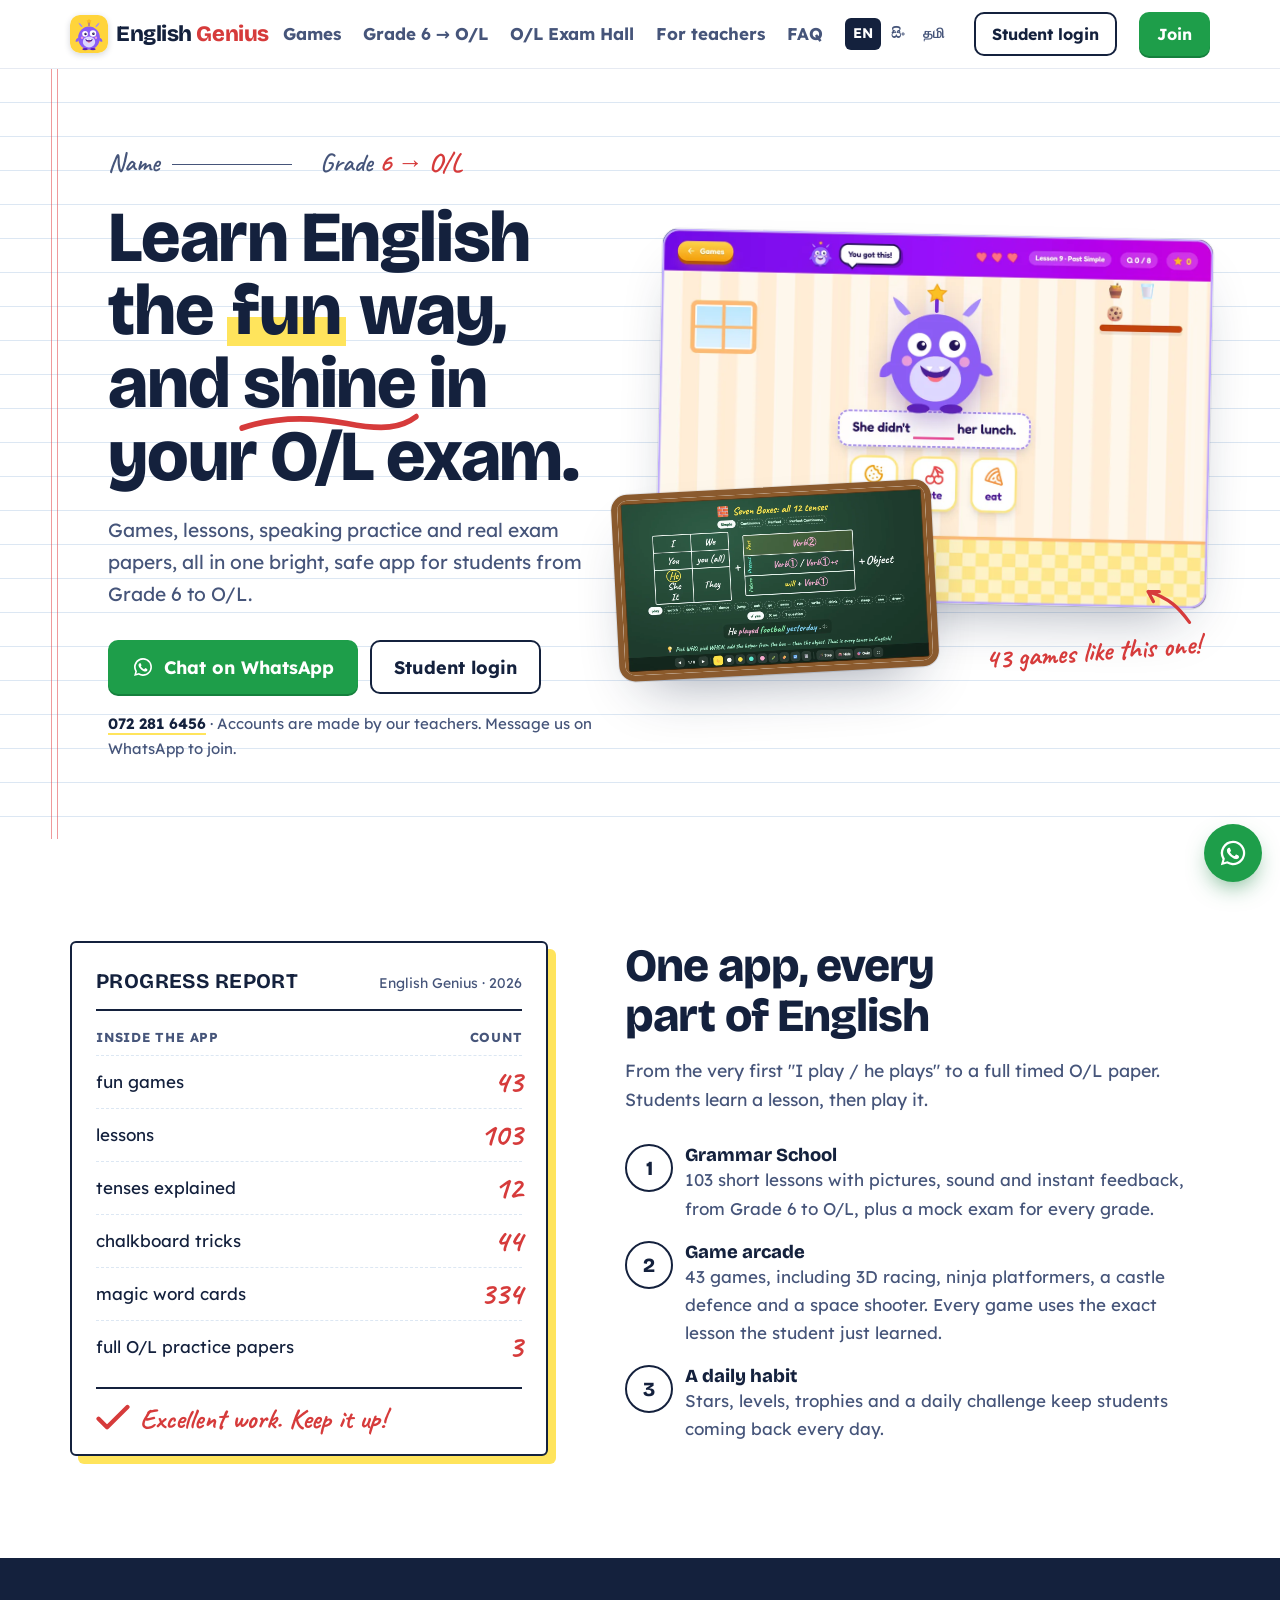
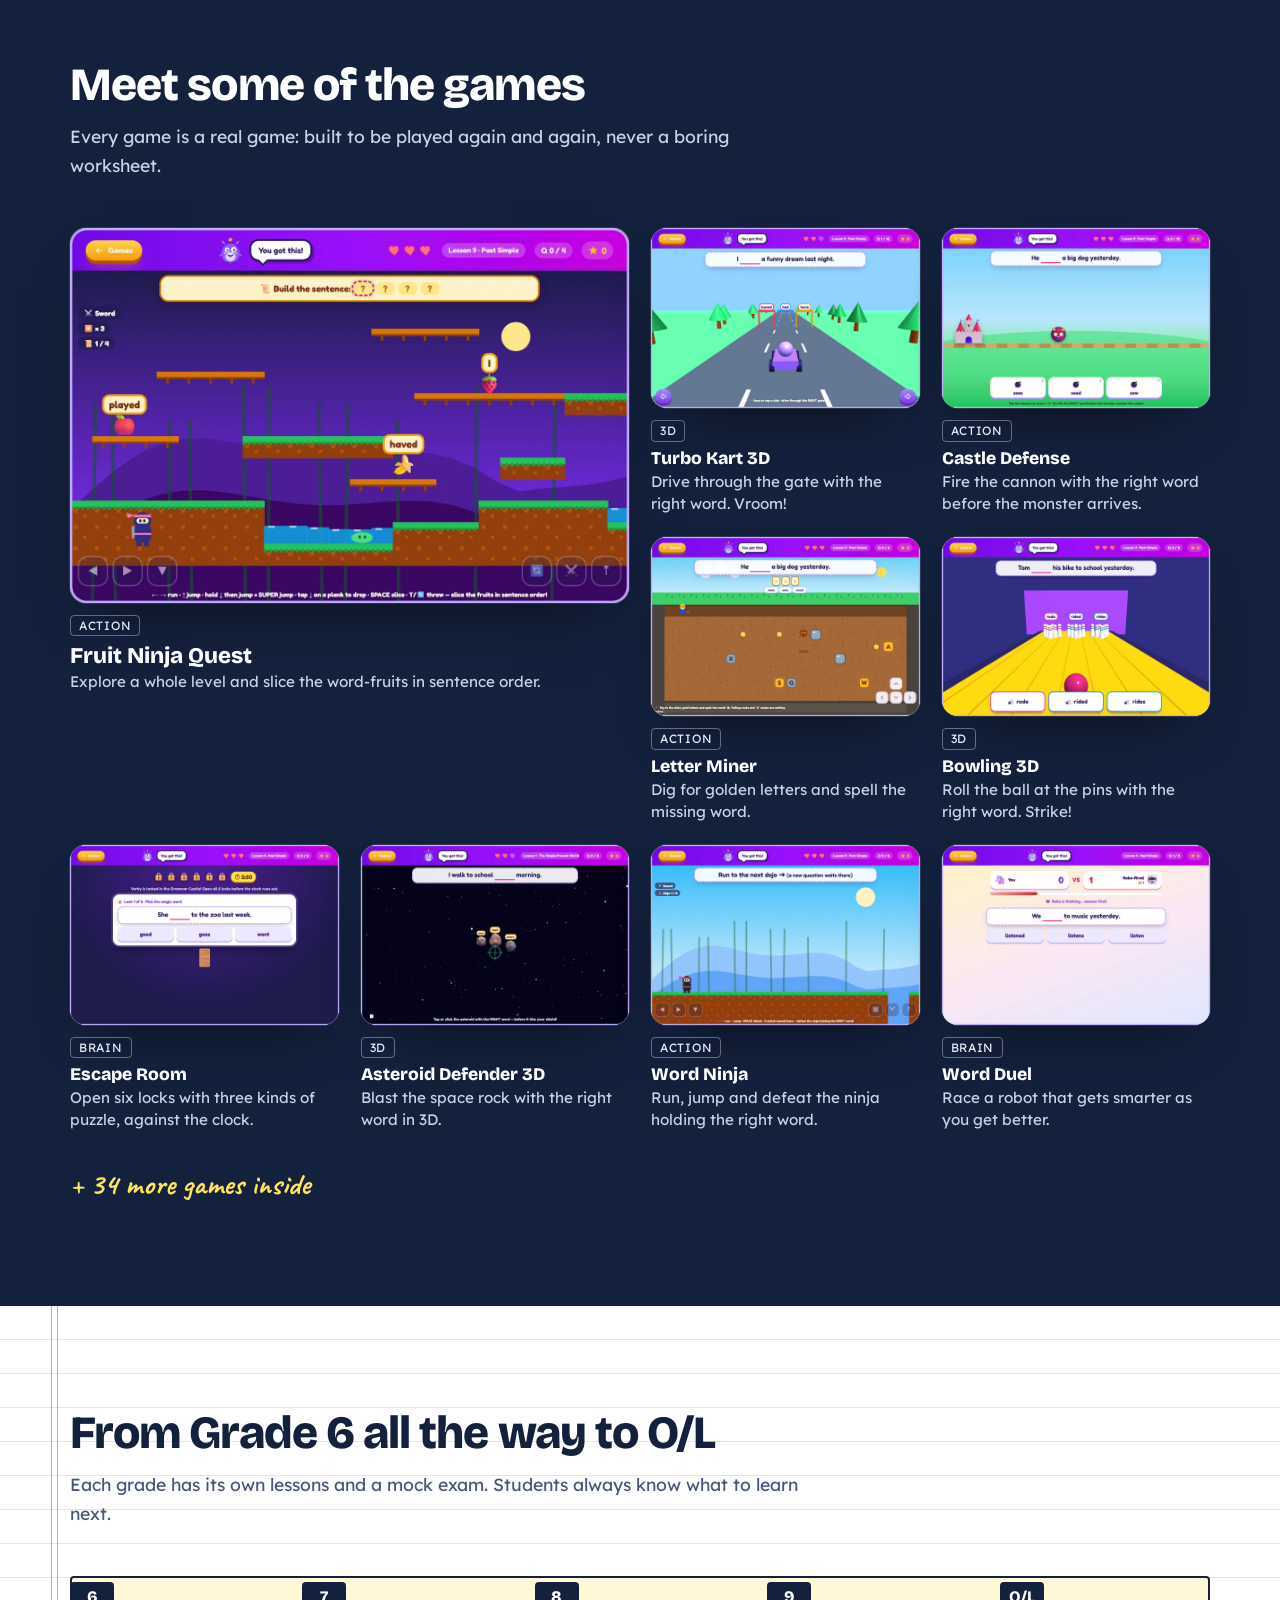
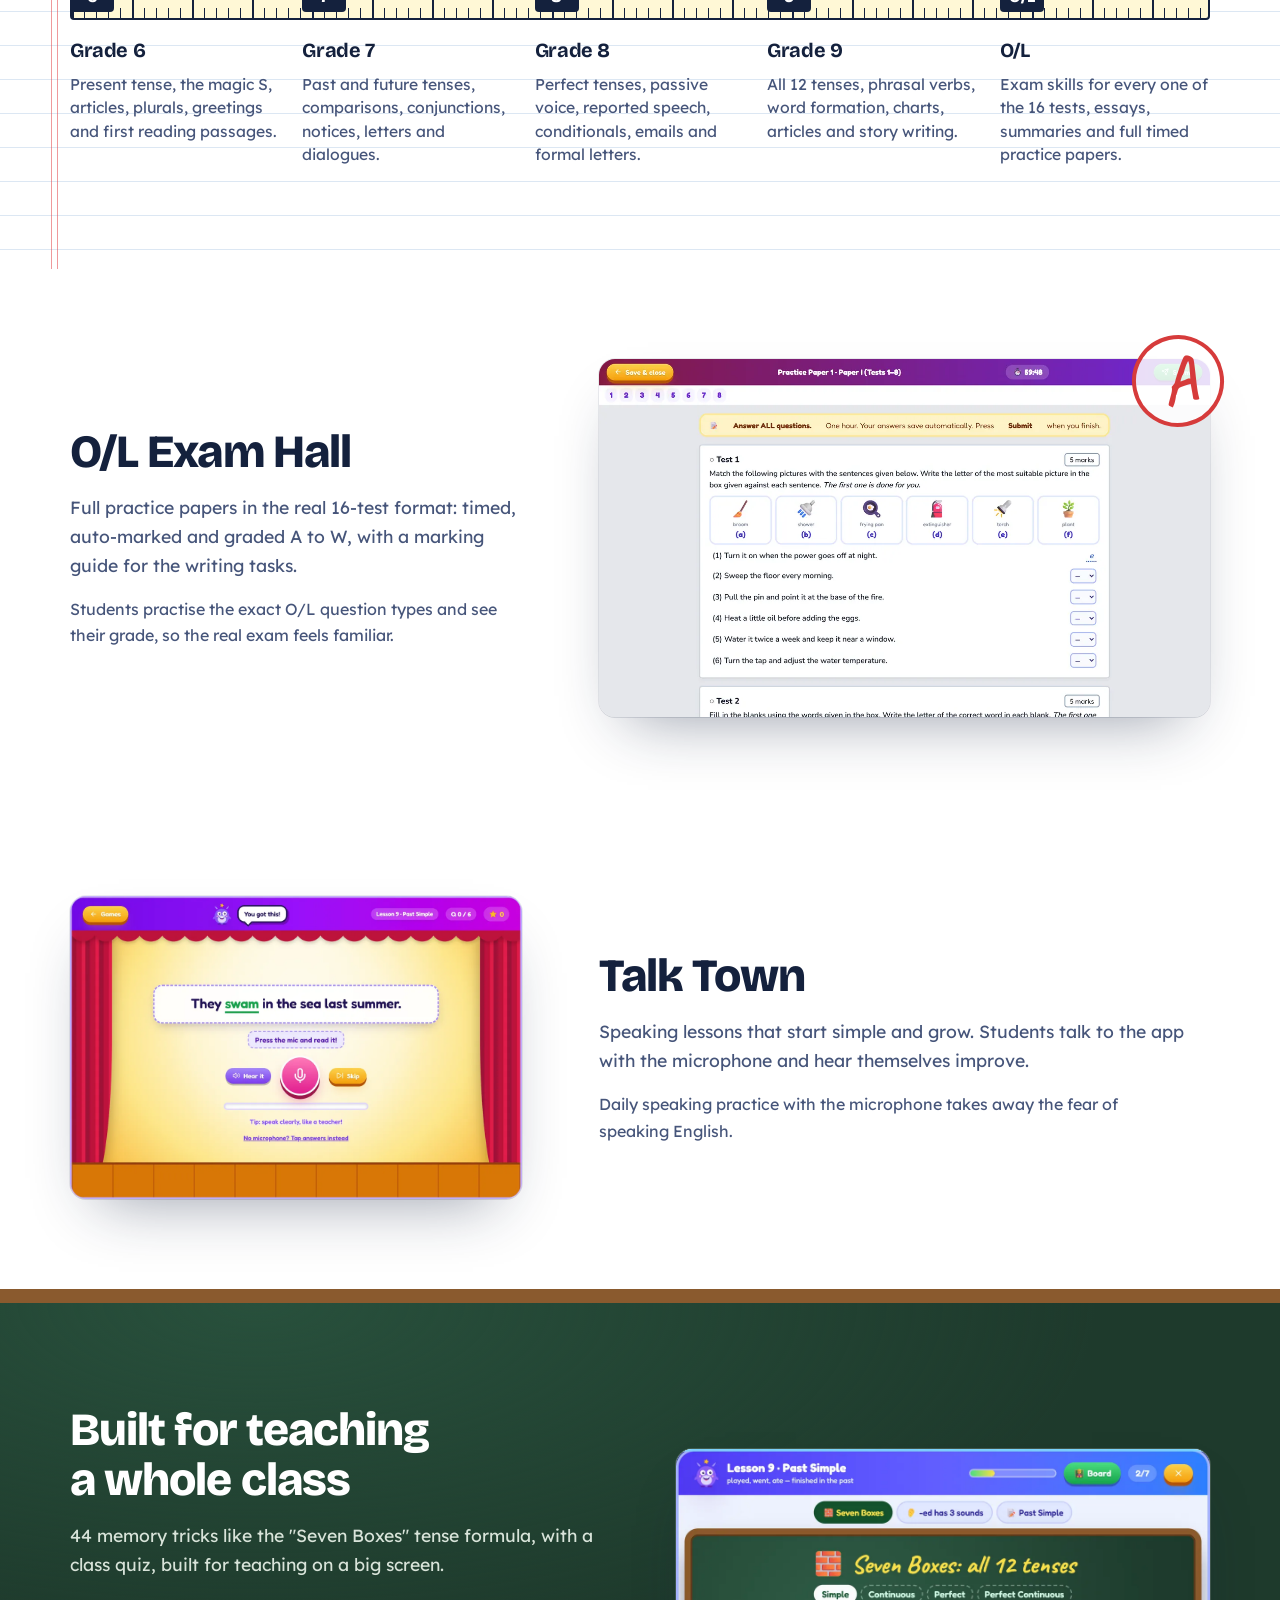
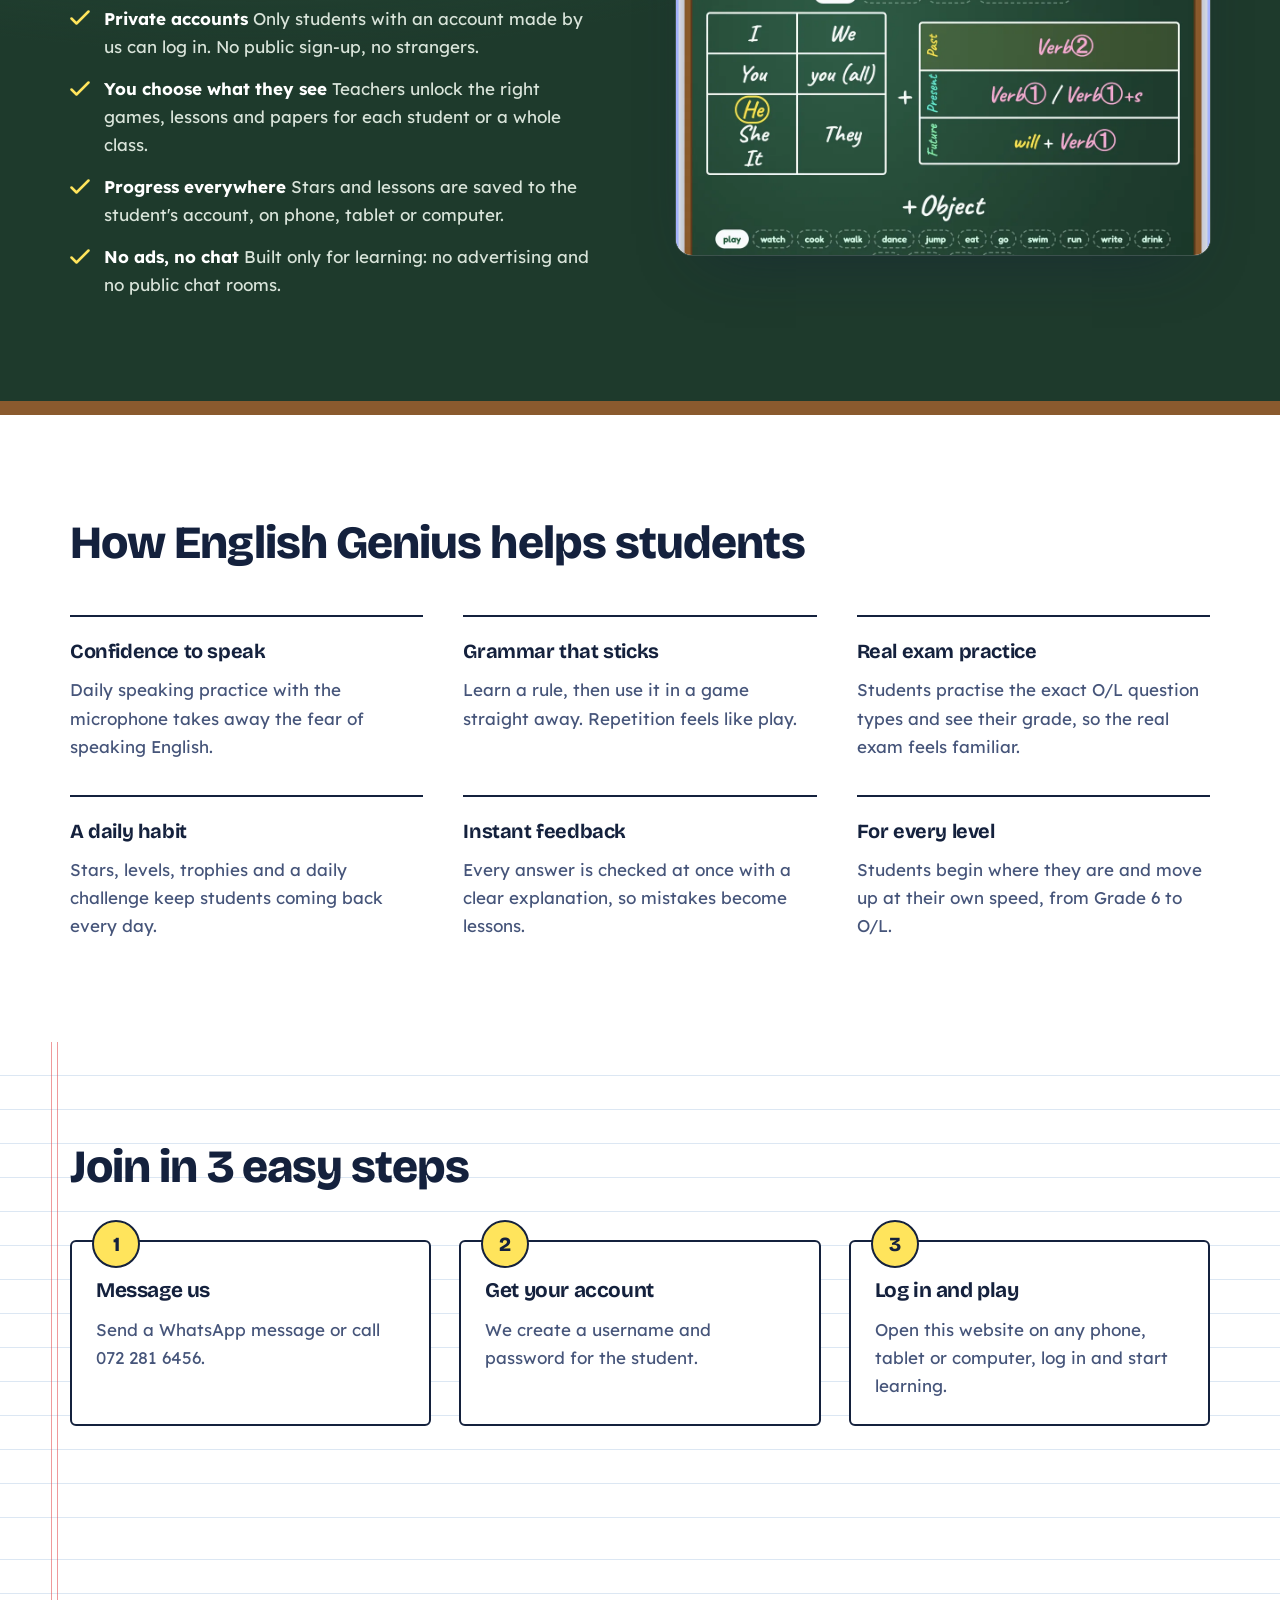
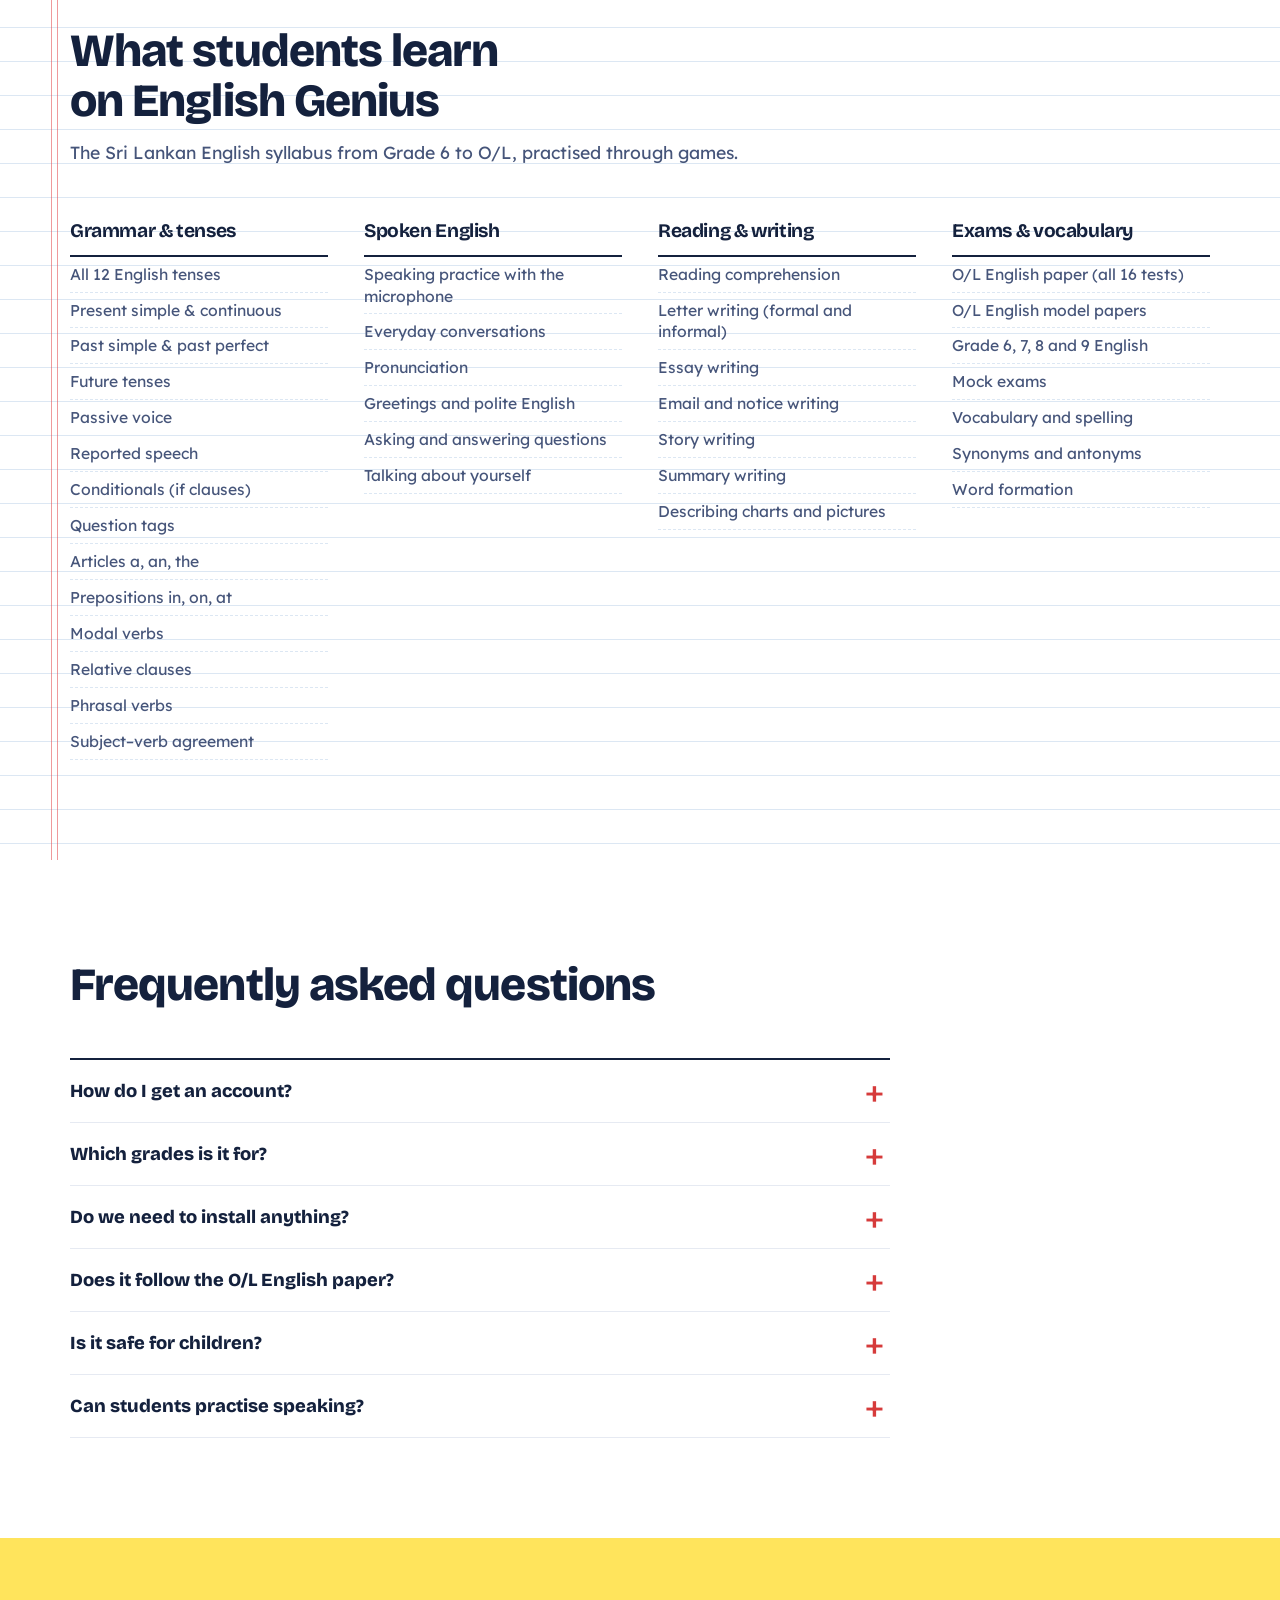
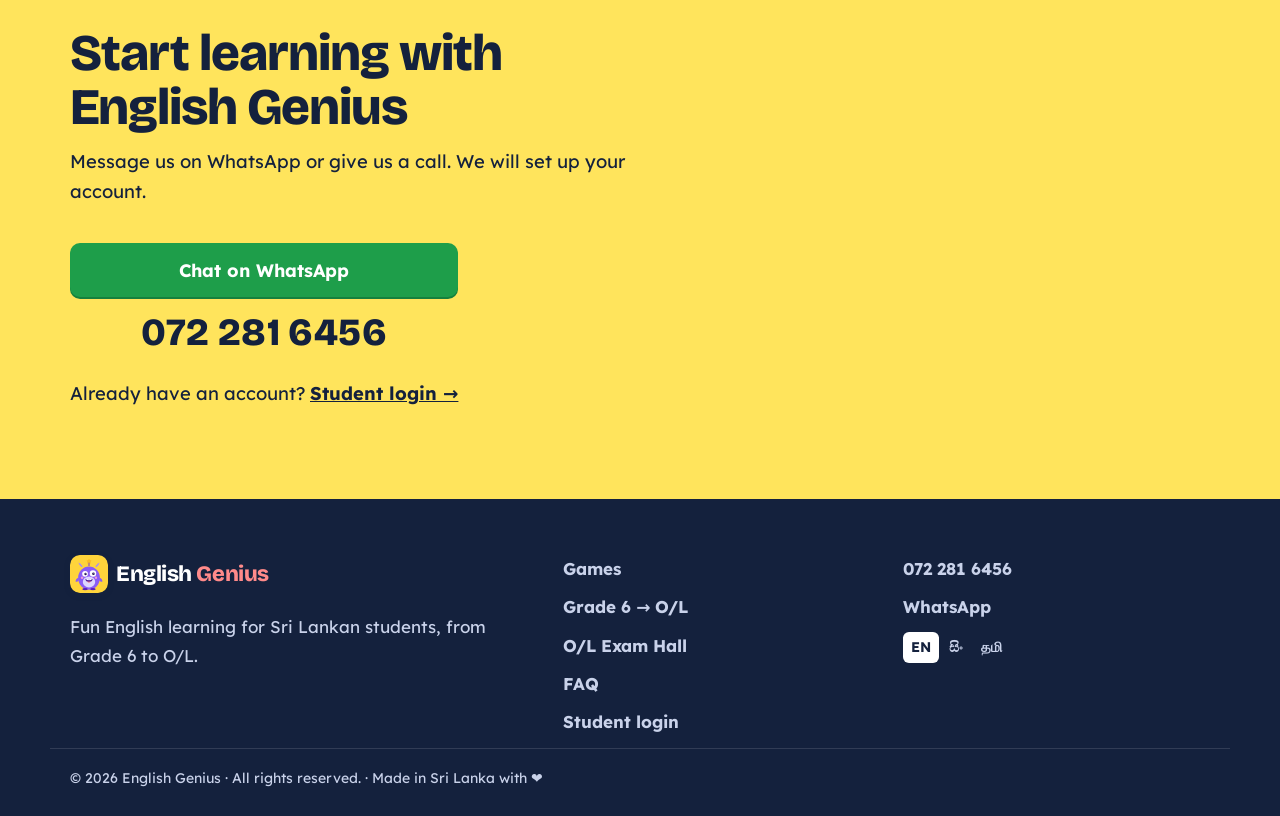
<file: index.html>
<!DOCTYPE html>
<html lang="en">
<head>
<meta charset="UTF-8">
<meta name="viewport" content="width=device-width, initial-scale=1, viewport-fit=cover">
<title>English Genius | O/L English &amp; Spoken English, Sri Lanka</title>
<meta name="description" content="Learn English online in Sri Lanka: 43 games, 103 grammar lessons, all 12 tenses, spoken English and O/L English model papers for Grade 6 to 11.">
<link rel="canonical" href="https://englishgenius.campusflow.cc/">
<link rel="alternate" hreflang="en" href="https://englishgenius.campusflow.cc/">
<link rel="alternate" hreflang="si" href="https://englishgenius.campusflow.cc/si/">
<link rel="alternate" hreflang="ta" href="https://englishgenius.campusflow.cc/ta/">
<link rel="alternate" hreflang="x-default" href="https://englishgenius.campusflow.cc/">
<meta name="robots" content="index, follow, max-image-preview:large">
<meta name="theme-color" content="#14213D">
<meta name="color-scheme" content="light">

<meta property="og:type" content="website">
<meta property="og:site_name" content="English Genius">
<meta name="application-name" content="English Genius">
<meta name="apple-mobile-web-app-title" content="English Genius">
<meta property="og:title" content="English Genius: O/L English, grammar and spoken English">
<meta property="og:description" content="Games, lessons, speaking practice and O/L exam papers for Grade 6 to O/L students in Sri Lanka.">
<meta property="og:url" content="https://englishgenius.campusflow.cc/">
<meta property="og:image" content="https://englishgenius.campusflow.cc/assets/og-image.png">
<meta property="og:image:width" content="1200">
<meta property="og:image:height" content="630">
<meta property="og:locale" content="en_LK">
<meta name="twitter:card" content="summary_large_image">
<meta name="twitter:title" content="English Genius: O/L English, grammar and spoken English">
<meta name="twitter:description" content="Games, lessons, speaking practice and O/L exam papers for Grade 6 to O/L students in Sri Lanka.">
<meta name="twitter:image" content="https://englishgenius.campusflow.cc/assets/og-image.png">
<link rel="icon" href="favicon.ico" sizes="32x32">
<link rel="icon" href="assets/icon.svg" type="image/svg+xml">
<link rel="apple-touch-icon" href="assets/icon-180.png">
<link rel="manifest" href="manifest.webmanifest">
<link rel="preconnect" href="https://fonts.googleapis.com">
<link rel="preconnect" href="https://fonts.gstatic.com" crossorigin>
<link href="https://fonts.googleapis.com/css2?family=Bricolage+Grotesque:opsz,wght@12..96,600;12..96,800&family=Lexend:wght@400;600;700&family=Caveat:wght@600;700&display=swap" rel="stylesheet">
<link rel="preload" as="image" href="assets/shots/feed.webp" type="image/webp">
<link rel="stylesheet" href="assets/site.css?v=mvhz185x">
<script type="application/ld+json">{"@context":"https://schema.org","@graph":[{"@type":"EducationalOrganization","@id":"https://englishgenius.campusflow.cc/#org","name":"English Genius","alternateName":["English Genius Sri Lanka","EnglishGenius"],"url":"https://englishgenius.campusflow.cc/","logo":"https://englishgenius.campusflow.cc/assets/icon-512.png","slogan":"English Genius: O/L English, grammar and spoken English","knowsAbout":["All 12 English tenses","Present simple & continuous","Past simple & past perfect","Future tenses","Passive voice","Reported speech","Conditionals (if clauses)","Question tags","Articles a, an, the","Prepositions in, on, at","Modal verbs","Relative clauses","Phrasal verbs","Subject–verb agreement","Speaking practice with the microphone","Everyday conversations","Pronunciation","Greetings and polite English","Asking and answering questions","Talking about yourself","Reading comprehension","Letter writing (formal and informal)","Essay writing","Email and notice writing","Story writing","Summary writing","Describing charts and pictures","O/L English paper (all 16 tests)","O/L English model papers","Grade 6, 7, 8 and 9 English","Mock exams","Vocabulary and spelling","Synonyms and antonyms","Word formation"],"description":"Learn English online in Sri Lanka: 43 games, 103 grammar lessons, all 12 tenses, spoken English and O/L English model papers for Grade 6 to 11.","areaServed":{"@type":"Country","name":"Sri Lanka"},"address":{"@type":"PostalAddress","addressCountry":"LK"},"contactPoint":{"@type":"ContactPoint","telephone":"+94722816456","contactType":"customer support","areaServed":"LK","availableLanguage":["English","Sinhala","Tamil"]}},{"@type":"WebSite","@id":"https://englishgenius.campusflow.cc/#site","name":"English Genius","alternateName":["English Genius Sri Lanka","EnglishGenius"],"url":"https://englishgenius.campusflow.cc/","inLanguage":["en","si","ta"],"publisher":{"@id":"https://englishgenius.campusflow.cc/#org"}},{"@type":"WebPage","name":"English Genius | O/L English & Spoken English, Sri Lanka","description":"Learn English online in Sri Lanka: 43 games, 103 grammar lessons, all 12 tenses, spoken English and O/L English model papers for Grade 6 to 11.","url":"https://englishgenius.campusflow.cc/","inLanguage":"en","isPartOf":{"@id":"https://englishgenius.campusflow.cc/#site"},"about":{"@id":"https://englishgenius.campusflow.cc/#org"},"keywords":"English Genius, O/L English, spoken English, English grammar, English tenses, learn English online Sri Lanka, All 12 English tenses, Present simple & continuous, Past simple & past perfect, Future tenses, Passive voice, Reported speech, Conditionals (if clauses), Question tags, Articles a, an, the, Prepositions in, on, at, Modal verbs, Relative clauses, Phrasal verbs, Subject–verb agreement, Speaking practice with the microphone, Everyday conversations, Pronunciation, Greetings and polite English, Asking and answering questions, Talking about yourself, Reading comprehension, Letter writing (formal and informal), Essay writing, Email and notice writing, Story writing, Summary writing, Describing charts and pictures, O/L English paper (all 16 tests), O/L English model papers, Grade 6, 7, 8 and 9 English, Mock exams, Vocabulary and spelling, Synonyms and antonyms, Word formation","primaryImageOfPage":"https://englishgenius.campusflow.cc/assets/og-image.png"},{"@type":"FAQPage","inLanguage":"en","mainEntity":[{"@type":"Question","name":"How do I get an account?","acceptedAnswer":{"@type":"Answer","text":"Contact us on WhatsApp or by phone at 072 281 6456. We create the account and send you the username and password."}},{"@type":"Question","name":"Which grades is it for?","acceptedAnswer":{"@type":"Answer","text":"Grade 6, 7, 8, 9 and O/L (Grades 10 and 11). Each grade has its own lessons and a mock exam."}},{"@type":"Question","name":"Do we need to install anything?","acceptedAnswer":{"@type":"Answer","text":"No. It works in the web browser on phones, tablets and computers. You can also add it to your home screen like an app."}},{"@type":"Question","name":"Does it follow the O/L English paper?","acceptedAnswer":{"@type":"Answer","text":"Yes. The practice papers follow the 16-test format of the O/L English paper, with original questions and a marking guide."}},{"@type":"Question","name":"Is it safe for children?","acceptedAnswer":{"@type":"Answer","text":"Yes. There is no public sign-up, no ads and no chat with strangers. Teachers control what each student can open."}},{"@type":"Question","name":"Can students practise speaking?","acceptedAnswer":{"@type":"Answer","text":"Yes. Talk Town lessons and voice games use the microphone, so students can practise speaking and listening."}}]}]}</script>
</head>
<body class="lang-en">
<a class="skip" href="#main">Skip to content</a>

<header class="bar">
  <nav class="nav wrap" aria-label="Main">
    <a class="logo" href="./" aria-label="English Genius home"><img class="mark" src="assets/icon.svg" width="38" height="38" alt=""><span>English <b>Genius</b></span></a>
    <button class="menuBtn" aria-expanded="false" aria-controls="navLinks"><span class="sr">Menu</span><i></i><i></i><i></i></button>
    <div class="navLinks" id="navLinks">
      <a href="#games">Games</a>
      <a class="nOpt2" href="#path">Grade 6 → O/L</a>
      <a class="nOpt" href="#exam">O/L Exam Hall</a>
      <a class="nOpt" href="#teachers">For teachers</a>
      <a class="nOpt" href="#faq">FAQ</a>
      <div class="langs" role="group" aria-label="Language"><a href="./" hreflang="en" lang="en" aria-current="page">EN</a><a href="si/" hreflang="si" lang="si">සිං</a><a href="ta/" hreflang="ta" lang="ta">தமி</a></div>
      <a class="btn btnLine" href="app/login.html" rel="nofollow">Student login</a>
      <a class="btn btnWa" href="https://wa.me/94722816456?text=Hi!%20I%20would%20like%20to%20join%20English%20Genius." data-wa target="_blank" rel="noopener">Join</a>
    </div>
  </nav>
</header>

<main id="main">
  <section class="hero paper">
    <div class="wrap heroIn">
      <div class="heroText">
        <p class="bookHead"><span>Name <i></i></span><span>Grade <b>6 → O/L</b></span></p>
        <h1>Learn English the <em>fun</em> way, and <span class="u">shine</span> in your O/L exam.</h1>
        <p class="lead">Games, lessons, speaking practice and real exam papers, all in one bright, safe app for students from Grade 6 to O/L.</p>
        <div class="ctas">
          <a class="btn btnWa big" href="https://wa.me/94722816456?text=Hi!%20I%20would%20like%20to%20join%20English%20Genius." data-wa target="_blank" rel="noopener"><svg aria-hidden="true" viewBox="0 0 32 32" class="ico"><path fill="currentColor" d="M16 3a13 13 0 0 0-11.2 19.6L3 29l6.6-1.7A13 13 0 1 0 16 3Zm0 23.6a10.6 10.6 0 0 1-5.4-1.5l-.4-.2-3.9 1 1-3.8-.2-.4A10.6 10.6 0 1 1 16 26.6Zm5.8-7.9c-.3-.2-1.9-.9-2.2-1s-.5-.2-.7.2-.8 1-1 1.2-.4.2-.7 0a8.6 8.6 0 0 1-4.3-3.7c-.3-.6.3-.5.9-1.6a.6.6 0 0 0 0-.5l-1-2.4c-.3-.6-.5-.5-.7-.5h-.6a1.2 1.2 0 0 0-.9.4 3.6 3.6 0 0 0-1.1 2.7 6.3 6.3 0 0 0 1.3 3.3 14.4 14.4 0 0 0 5.5 4.9c2 .9 2.8.9 3.8.8a3.3 3.3 0 0 0 2.1-1.5 2.7 2.7 0 0 0 .2-1.5c-.1-.2-.3-.3-.6-.4Z"/></svg>Chat on WhatsApp</a>
          <a class="btn btnLine big" href="app/login.html" rel="nofollow">Student login</a>
        </div>
        <p class="phoneLine"><a href="tel:+94722816456" data-tel><span data-phone>072 281 6456</span></a> · Accounts are made by our teachers. Message us on WhatsApp to join.</p>
      </div>
      <div class="heroShots">
        <figure class="shot main"><img src="assets/shots/feed.webp" width="1200" height="804" alt="Feed Verby game: choose the right word to feed the monster" fetchpriority="high"></figure>
        <figure class="shot side"><img src="assets/shots/board.webp" width="1200" height="681" alt="The Seven Boxes chalkboard trick for all 12 tenses" loading="lazy" decoding="async"></figure>
        <p class="note n1">43 games like this one!</p>
      </div>
    </div>
  </section>

  <section class="report wrap" aria-labelledby="rcT">
    <div class="rcCard">
      <div class="rcHead"><h2 id="rcT">Progress report</h2><span>English Genius · 2026</span></div>
      <table>
        <thead><tr><th scope="col">Inside the app</th><th scope="col">Count</th></tr></thead>
        <tbody>
          <tr><td>fun games</td><td class="mark">43</td></tr>
          <tr><td>lessons</td><td class="mark">103</td></tr>
          <tr><td>tenses explained</td><td class="mark">12</td></tr>
          <tr><td>chalkboard tricks</td><td class="mark">44</td></tr>
          <tr><td>magic word cards</td><td class="mark">334</td></tr>
          <tr><td>full O/L practice papers</td><td class="mark">3</td></tr>
        </tbody>
      </table>
      <p class="remark"><svg class="tick red" viewBox="0 0 40 32" aria-hidden="true"><path d="M3 17l10 10L37 3"/></svg>Excellent work. Keep it up!</p>
    </div>
    <div class="rcText">
      <h2>One app, every part of English</h2>
      <p>From the very first &quot;I play / he plays&quot; to a full timed O/L paper. Students learn a lesson, then play it.</p>
      <ol class="loop">
        <li><b>Grammar School</b><span>103 short lessons with pictures, sound and instant feedback, from Grade 6 to O/L, plus a mock exam for every grade.</span></li>
        <li><b>Game arcade</b><span>43 games, including 3D racing, ninja platformers, a castle defence and a space shooter. Every game uses the exact lesson the student just learned.</span></li>
        <li><b>A daily habit</b><span>Stars, levels, trophies and a daily challenge keep students coming back every day.</span></li>
      </ol>
    </div>
  </section>

  <section class="games" id="games">
    <div class="wrap">
      <div class="secHead"><h2>Meet some of the games</h2><p>Every game is a real game: built to be played again and again, never a boring worksheet.</p></div>
      <div class="bento"><figure class="gm big"><div class="shot"><img src="assets/shots/fruitquest.webp" width="1200" height="804" alt="Fruit Ninja Quest: Explore a whole level and slice the word-fruits in sentence order." loading="lazy" decoding="async"></div><figcaption><span class="tag">Action</span><b>Fruit Ninja Quest</b><span>Explore a whole level and slice the word-fruits in sentence order.</span></figcaption></figure><figure class="gm"><div class="shot"><img src="assets/shots/kart.webp" width="1200" height="804" alt="Turbo Kart 3D: Drive through the gate with the right word. Vroom!" loading="lazy" decoding="async"></div><figcaption><span class="tag">3D</span><b>Turbo Kart 3D</b><span>Drive through the gate with the right word. Vroom!</span></figcaption></figure><figure class="gm"><div class="shot"><img src="assets/shots/castle.webp" width="1200" height="804" alt="Castle Defense: Fire the cannon with the right word before the monster arrives." loading="lazy" decoding="async"></div><figcaption><span class="tag">Action</span><b>Castle Defense</b><span>Fire the cannon with the right word before the monster arrives.</span></figcaption></figure><figure class="gm"><div class="shot"><img src="assets/shots/miner.webp" width="1200" height="804" alt="Letter Miner: Dig for golden letters and spell the missing word." loading="lazy" decoding="async"></div><figcaption><span class="tag">Action</span><b>Letter Miner</b><span>Dig for golden letters and spell the missing word.</span></figcaption></figure><figure class="gm"><div class="shot"><img src="assets/shots/bowling.webp" width="1200" height="804" alt="Bowling 3D: Roll the ball at the pins with the right word. Strike!" loading="lazy" decoding="async"></div><figcaption><span class="tag">3D</span><b>Bowling 3D</b><span>Roll the ball at the pins with the right word. Strike!</span></figcaption></figure><figure class="gm"><div class="shot"><img src="assets/shots/escape.webp" width="1200" height="804" alt="Escape Room: Open six locks with three kinds of puzzle, against the clock." loading="lazy" decoding="async"></div><figcaption><span class="tag">Brain</span><b>Escape Room</b><span>Open six locks with three kinds of puzzle, against the clock.</span></figcaption></figure><figure class="gm"><div class="shot"><img src="assets/shots/asteroids.webp" width="1200" height="804" alt="Asteroid Defender 3D: Blast the space rock with the right word in 3D." loading="lazy" decoding="async"></div><figcaption><span class="tag">3D</span><b>Asteroid Defender 3D</b><span>Blast the space rock with the right word in 3D.</span></figcaption></figure><figure class="gm"><div class="shot"><img src="assets/shots/ninja.webp" width="1200" height="804" alt="Word Ninja: Run, jump and defeat the ninja holding the right word." loading="lazy" decoding="async"></div><figcaption><span class="tag">Action</span><b>Word Ninja</b><span>Run, jump and defeat the ninja holding the right word.</span></figcaption></figure><figure class="gm"><div class="shot"><img src="assets/shots/duel.webp" width="1200" height="804" alt="Word Duel: Race a robot that gets smarter as you get better." loading="lazy" decoding="async"></div><figcaption><span class="tag">Brain</span><b>Word Duel</b><span>Race a robot that gets smarter as you get better.</span></figcaption></figure></div>
      <p class="more">+ 34 more games inside</p>
    </div>
  </section>

  <section class="path paper" id="path">
    <div class="wrap">
      <div class="secHead"><h2>From Grade 6 all the way to O/L</h2><p>Each grade has its own lessons and a mock exam. Students always know what to learn next.</p></div>
      <ol class="ruler">
        <li><span class="mk">6</span><h3>Grade 6</h3><p>Present tense, the magic S, articles, plurals, greetings and first reading passages.</p></li>
        <li><span class="mk">7</span><h3>Grade 7</h3><p>Past and future tenses, comparisons, conjunctions, notices, letters and dialogues.</p></li>
        <li><span class="mk">8</span><h3>Grade 8</h3><p>Perfect tenses, passive voice, reported speech, conditionals, emails and formal letters.</p></li>
        <li><span class="mk">9</span><h3>Grade 9</h3><p>All 12 tenses, phrasal verbs, word formation, charts, articles and story writing.</p></li>
        <li><span class="mk">O/L</span><h3>O/L</h3><p>Exam skills for every one of the 16 tests, essays, summaries and full timed practice papers.</p></li>
      </ol>
    </div>
  </section>

  <section class="split wrap" id="exam">
    <div class="splitText">
      <h2>O/L Exam Hall</h2>
      <p>Full practice papers in the real 16-test format: timed, auto-marked and graded A to W, with a marking guide for the writing tasks.</p>
      <p class="sub2">Students practise the exact O/L question types and see their grade, so the real exam feels familiar.</p>
    </div>
    <figure class="shot exam"><img src="assets/shots/hall.webp" width="1200" height="703" alt="An O/L practice paper in the real 16-test format" loading="lazy" decoding="async"><span class="grade" aria-hidden="true">A</span></figure>
  </section>

  <section class="split wrap rev" id="talk">
    <div class="splitText">
      <h2>Talk Town</h2>
      <p>Speaking lessons that start simple and grow. Students talk to the app with the microphone and hear themselves improve.</p>
      <p class="sub2">Daily speaking practice with the microphone takes away the fear of speaking English.</p>
    </div>
    <figure class="shot"><img src="assets/shots/speak.webp" width="1200" height="804" alt="Say It Star, a speaking game that uses the microphone" loading="lazy" decoding="async"></figure>
  </section>

  <section class="board" id="teachers">
    <div class="wrap boardIn">
      <div class="boardText">
        <h2>Built for teaching a whole class</h2>
        <p>44 memory tricks like the &quot;Seven Boxes&quot; tense formula, with a class quiz, built for teaching on a big screen.</p>
        <ul class="chalkList">
          <li><b>Private accounts</b> Only students with an account made by us can log in. No public sign-up, no strangers.</li>
          <li><b>You choose what they see</b> Teachers unlock the right games, lessons and papers for each student or a whole class.</li>
          <li><b>Progress everywhere</b> Stars and lessons are saved to the student's account, on phone, tablet or computer.</li>
          <li><b>No ads, no chat</b> Built only for learning: no advertising and no public chat rooms.</li>
        </ul>
      </div>
      <figure class="shot dark"><img src="assets/shots/lesson.webp" width="1200" height="914" alt="A lesson with its chalkboard trick" loading="lazy" decoding="async"></figure>
    </div>
  </section>

  <section class="helps wrap" id="help">
    <div class="secHead"><h2>How English Genius helps students</h2></div>
    <ul class="ticks">
      <li><h3>Confidence to speak</h3><p>Daily speaking practice with the microphone takes away the fear of speaking English.</p></li>
      <li><h3>Grammar that sticks</h3><p>Learn a rule, then use it in a game straight away. Repetition feels like play.</p></li>
      <li><h3>Real exam practice</h3><p>Students practise the exact O/L question types and see their grade, so the real exam feels familiar.</p></li>
      <li><h3>A daily habit</h3><p>Stars, levels, trophies and a daily challenge keep students coming back every day.</p></li>
      <li><h3>Instant feedback</h3><p>Every answer is checked at once with a clear explanation, so mistakes become lessons.</p></li>
      <li><h3>For every level</h3><p>Students begin where they are and move up at their own speed, from Grade 6 to O/L.</p></li>
    </ul>
  </section>

  <section class="join paper" id="join">
    <div class="wrap">
      <div class="secHead"><h2>Join in 3 easy steps</h2></div>
      <ol class="steps">
        <li><h3>Message us</h3><p>Send a WhatsApp message or call 072 281 6456.</p></li>
        <li><h3>Get your account</h3><p>We create a username and password for the student.</p></li>
        <li><h3>Log in and play</h3><p>Open this website on any phone, tablet or computer, log in and start learning.</p></li>
      </ol>
    </div>
  </section>

  <section class="topics paper" id="topics">
    <div class="wrap">
      <div class="secHead"><h2>What students learn on English Genius</h2><p>The Sri Lankan English syllabus from Grade 6 to O/L, practised through games.</p></div>
      <div class="contents"><div class="cGroup"><h3>Grammar &amp; tenses</h3><ul><li>All 12 English tenses</li><li>Present simple &amp; continuous</li><li>Past simple &amp; past perfect</li><li>Future tenses</li><li>Passive voice</li><li>Reported speech</li><li>Conditionals (if clauses)</li><li>Question tags</li><li>Articles a, an, the</li><li>Prepositions in, on, at</li><li>Modal verbs</li><li>Relative clauses</li><li>Phrasal verbs</li><li>Subject–verb agreement</li></ul></div><div class="cGroup"><h3>Spoken English</h3><ul><li>Speaking practice with the microphone</li><li>Everyday conversations</li><li>Pronunciation</li><li>Greetings and polite English</li><li>Asking and answering questions</li><li>Talking about yourself</li></ul></div><div class="cGroup"><h3>Reading &amp; writing</h3><ul><li>Reading comprehension</li><li>Letter writing (formal and informal)</li><li>Essay writing</li><li>Email and notice writing</li><li>Story writing</li><li>Summary writing</li><li>Describing charts and pictures</li></ul></div><div class="cGroup"><h3>Exams &amp; vocabulary</h3><ul><li>O/L English paper (all 16 tests)</li><li>O/L English model papers</li><li>Grade 6, 7, 8 and 9 English</li><li>Mock exams</li><li>Vocabulary and spelling</li><li>Synonyms and antonyms</li><li>Word formation</li></ul></div></div>
    </div>
  </section>

  <section class="faq wrap" id="faq">
    <div class="secHead"><h2>Frequently asked questions</h2></div>
    <div class="faqs">
      <details><summary>How do I get an account?</summary><p>Contact us on WhatsApp or by phone at 072 281 6456. We create the account and send you the username and password.</p></details>
      <details><summary>Which grades is it for?</summary><p>Grade 6, 7, 8, 9 and O/L (Grades 10 and 11). Each grade has its own lessons and a mock exam.</p></details>
      <details><summary>Do we need to install anything?</summary><p>No. It works in the web browser on phones, tablets and computers. You can also add it to your home screen like an app.</p></details>
      <details><summary>Does it follow the O/L English paper?</summary><p>Yes. The practice papers follow the 16-test format of the O/L English paper, with original questions and a marking guide.</p></details>
      <details><summary>Is it safe for children?</summary><p>Yes. There is no public sign-up, no ads and no chat with strangers. Teachers control what each student can open.</p></details>
      <details><summary>Can students practise speaking?</summary><p>Yes. Talk Town lessons and voice games use the microphone, so students can practise speaking and listening.</p></details>
    </div>
  </section>

  <section class="cta" id="contact">
    <div class="wrap ctaIn">
      <div>
        <h2>Start learning with English Genius</h2>
        <p>Message us on WhatsApp or give us a call. We will set up your account.</p>
      </div>
      <div class="ctaBtns">
        <a class="btn btnWa big" href="https://wa.me/94722816456?text=Hi!%20I%20would%20like%20to%20join%20English%20Genius." data-wa target="_blank" rel="noopener">Chat on WhatsApp</a>
        <a class="bigPhone" href="tel:+94722816456" data-tel><span data-phone>072 281 6456</span></a>
        <p class="small">Already have an account? <a href="app/login.html" rel="nofollow">Student login →</a></p>
      </div>
    </div>
  </section>
</main>

<footer class="foot">
  <div class="wrap footIn">
    <div><a class="logo" href="./"><img class="mark" src="assets/icon.svg" width="38" height="38" alt=""><span>English <b>Genius</b></span></a><p>Fun English learning for Sri Lankan students, from Grade 6 to O/L.</p></div>
    <nav class="footLinks" aria-label="Footer"><a href="#games">Games</a><a href="#path">Grade 6 → O/L</a><a href="#exam">O/L Exam Hall</a><a href="#faq">FAQ</a><a href="app/login.html" rel="nofollow">Student login</a></nav>
    <div class="footLinks"><a href="tel:+94722816456" data-tel><span data-phone>072 281 6456</span></a><a href="https://wa.me/94722816456?text=Hi!%20I%20would%20like%20to%20join%20English%20Genius." data-wa target="_blank" rel="noopener">WhatsApp</a><div class="langs"><a href="./" hreflang="en" lang="en" aria-current="page">EN</a><a href="si/" hreflang="si" lang="si">සිං</a><a href="ta/" hreflang="ta" lang="ta">தமி</a></div></div>
  </div>
  <p class="copy wrap">© 2026 English Genius · All rights reserved. · Made in Sri Lanka with ❤️</p>
</footer>

<a class="waFloat" href="https://wa.me/94722816456?text=Hi!%20I%20would%20like%20to%20join%20English%20Genius." data-wa target="_blank" rel="noopener" aria-label="Chat on WhatsApp"><svg aria-hidden="true" viewBox="0 0 32 32"><path fill="currentColor" d="M16 3a13 13 0 0 0-11.2 19.6L3 29l6.6-1.7A13 13 0 1 0 16 3Zm0 23.6a10.6 10.6 0 0 1-5.4-1.5l-.4-.2-3.9 1 1-3.8-.2-.4A10.6 10.6 0 1 1 16 26.6Zm5.8-7.9c-.3-.2-1.9-.9-2.2-1s-.5-.2-.7.2-.8 1-1 1.2-.4.2-.7 0a8.6 8.6 0 0 1-4.3-3.7c-.3-.6.3-.5.9-1.6a.6.6 0 0 0 0-.5l-1-2.4c-.3-.6-.5-.5-.7-.5h-.6a1.2 1.2 0 0 0-.9.4 3.6 3.6 0 0 0-1.1 2.7 6.3 6.3 0 0 0 1.3 3.3 14.4 14.4 0 0 0 5.5 4.9c2 .9 2.8.9 3.8.8a3.3 3.3 0 0 0 2.1-1.5 2.7 2.7 0 0 0 .2-1.5c-.1-.2-.3-.3-.6-.4Z"/></svg></a>

<script src="assets/site.js?v=mvhz185x" defer data-msg="Hi! I would like to join English Genius."></script>
</body>
</html>
</file>
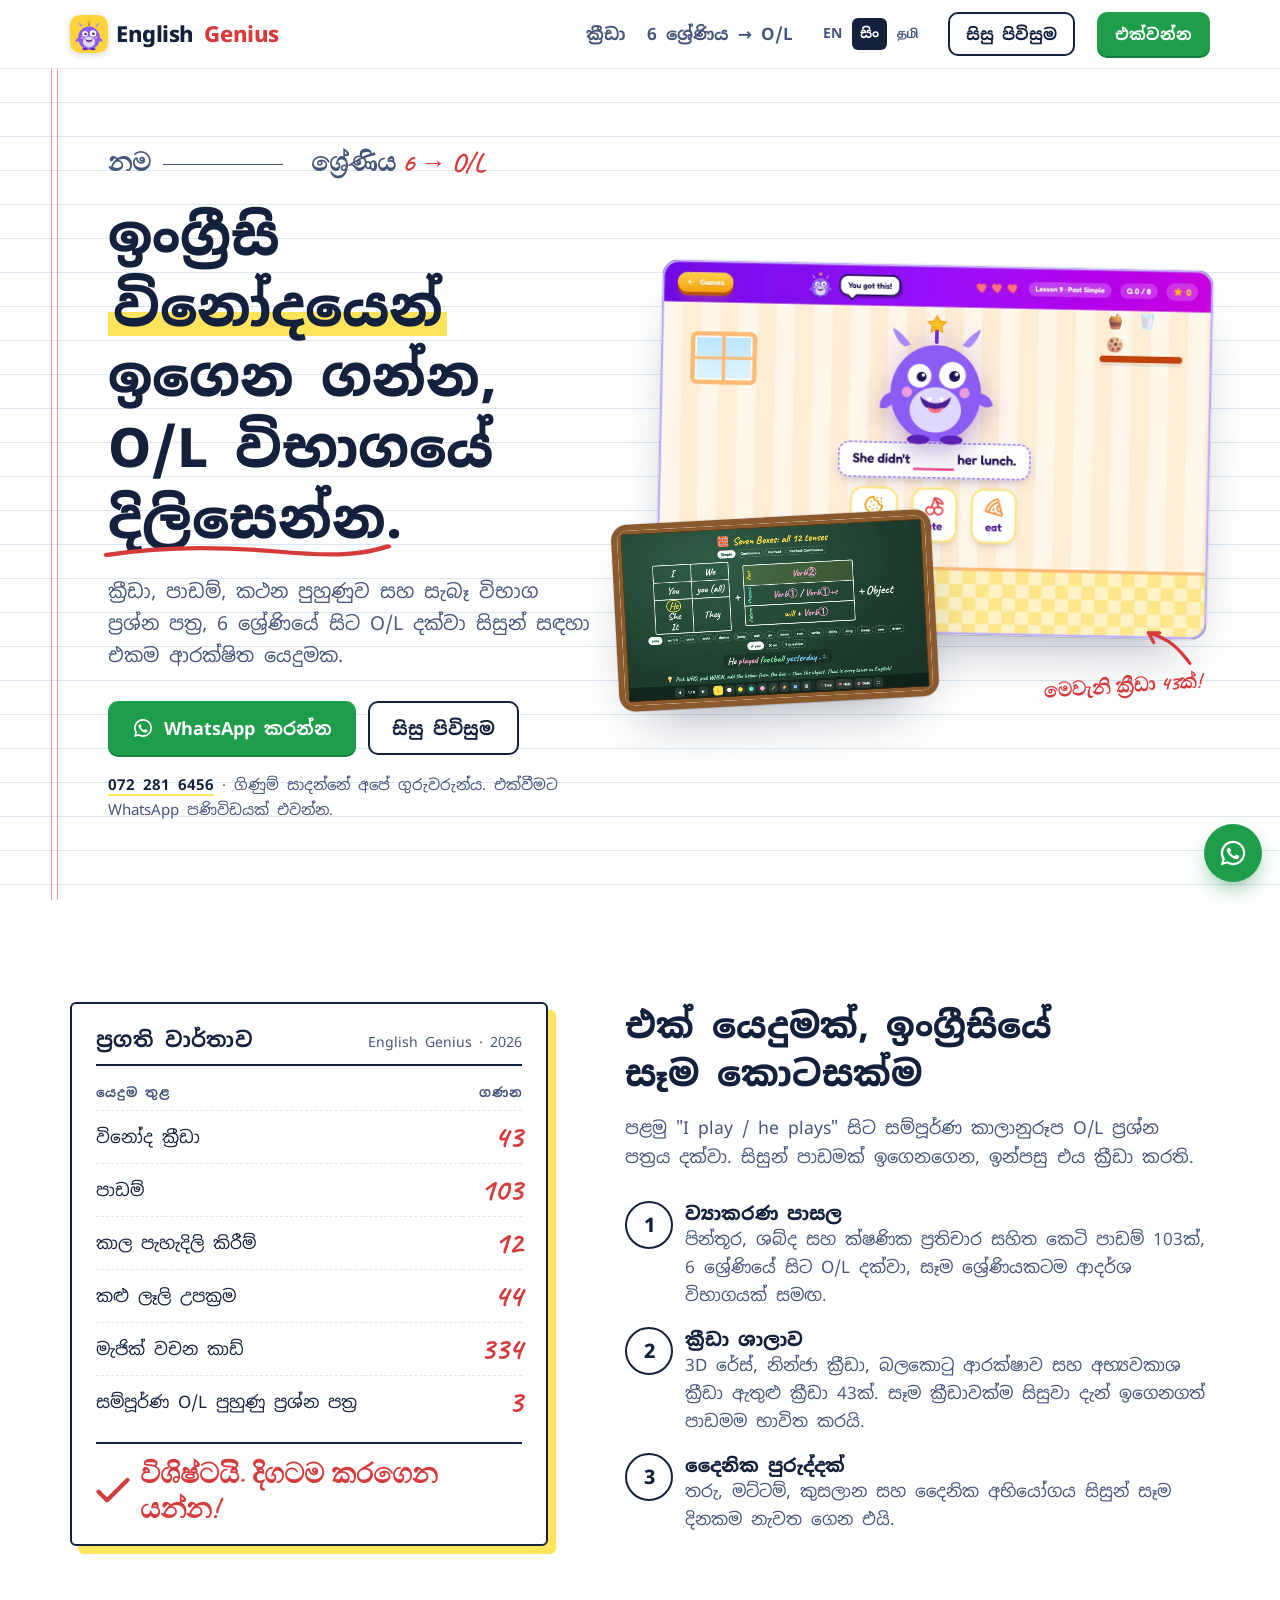
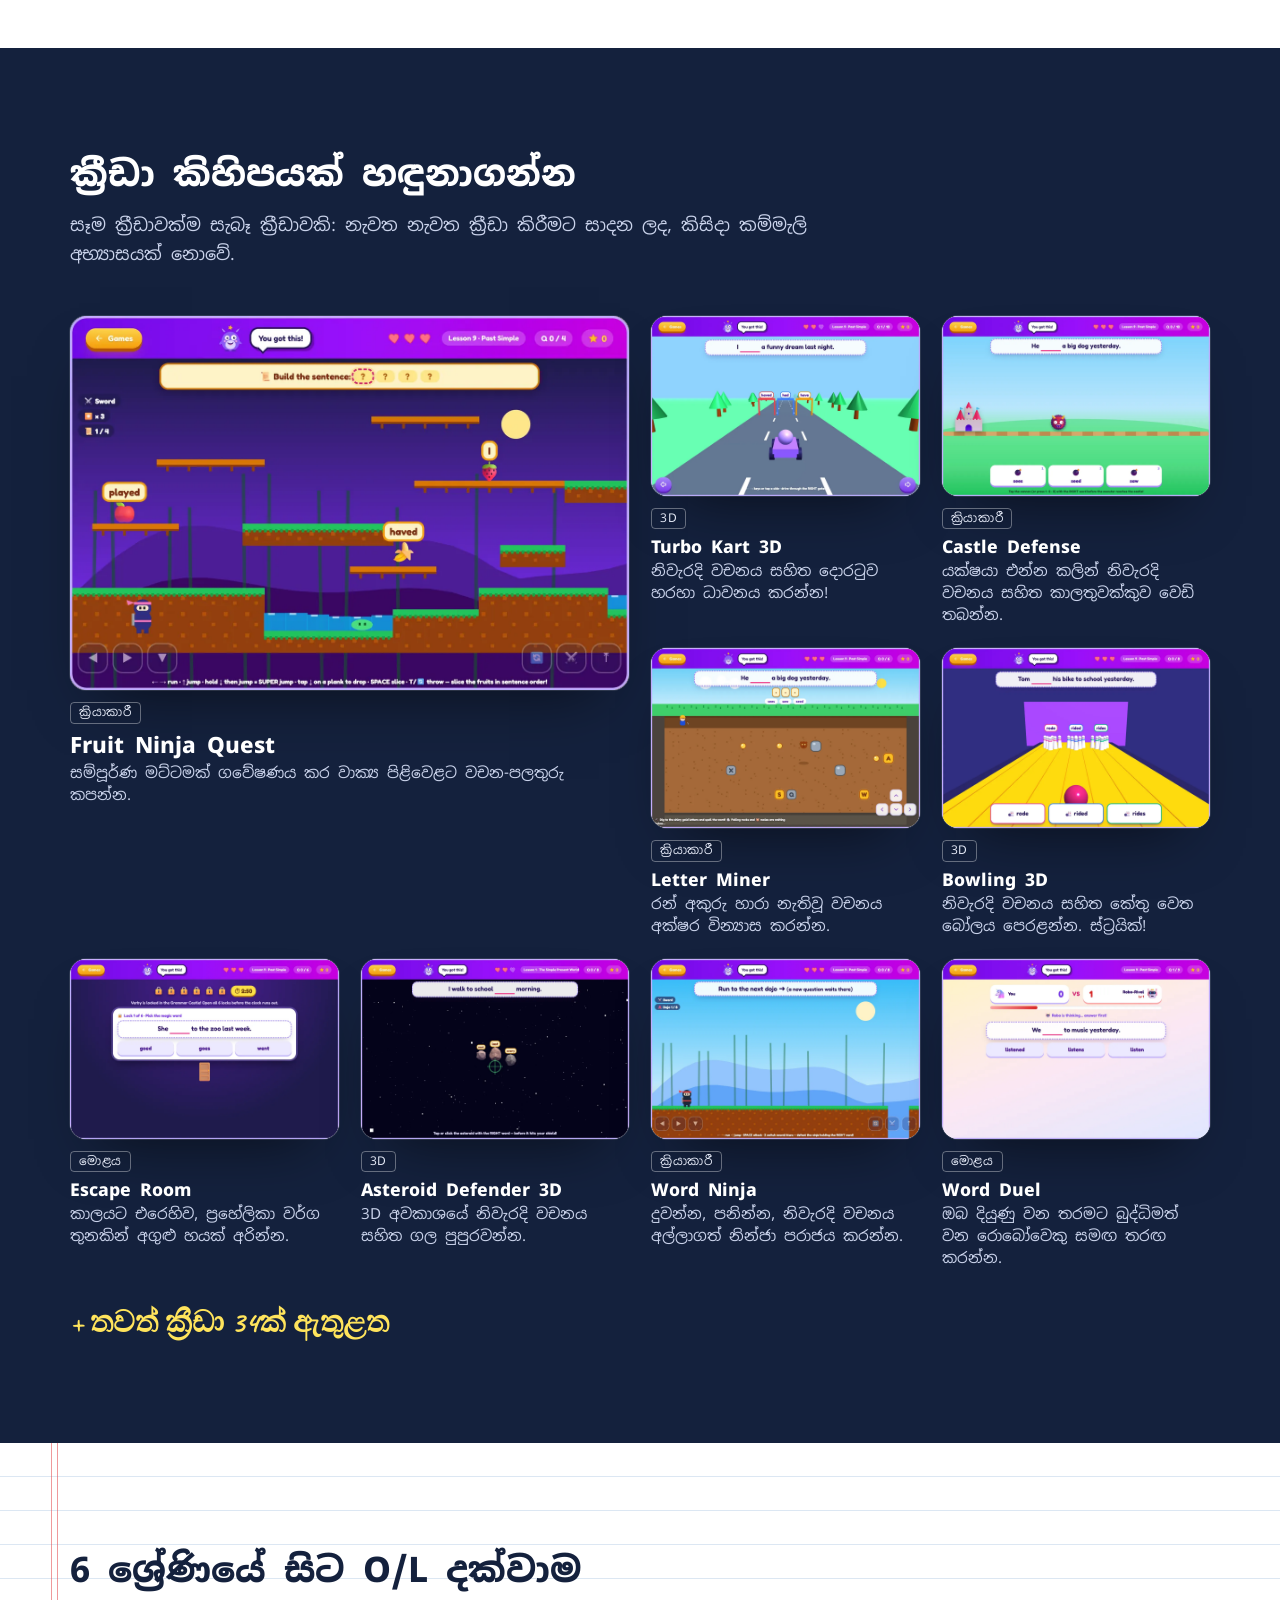
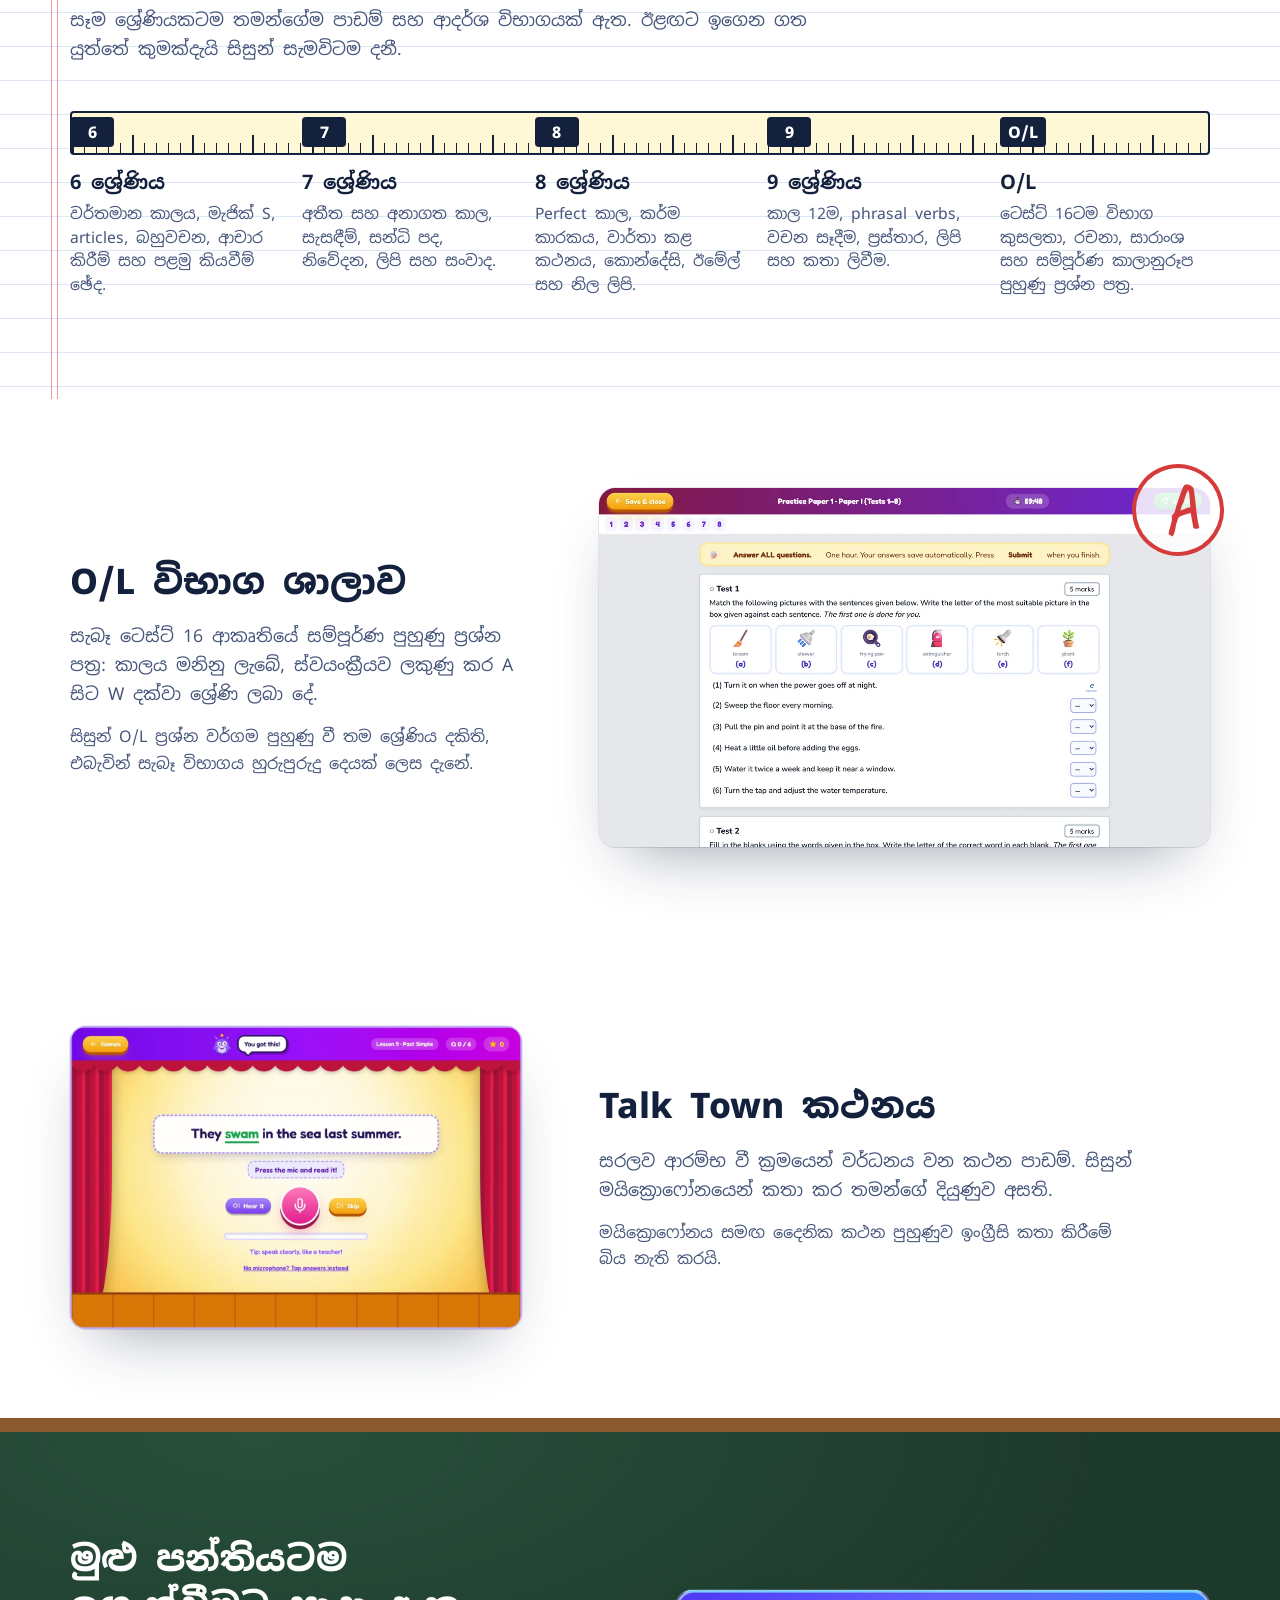
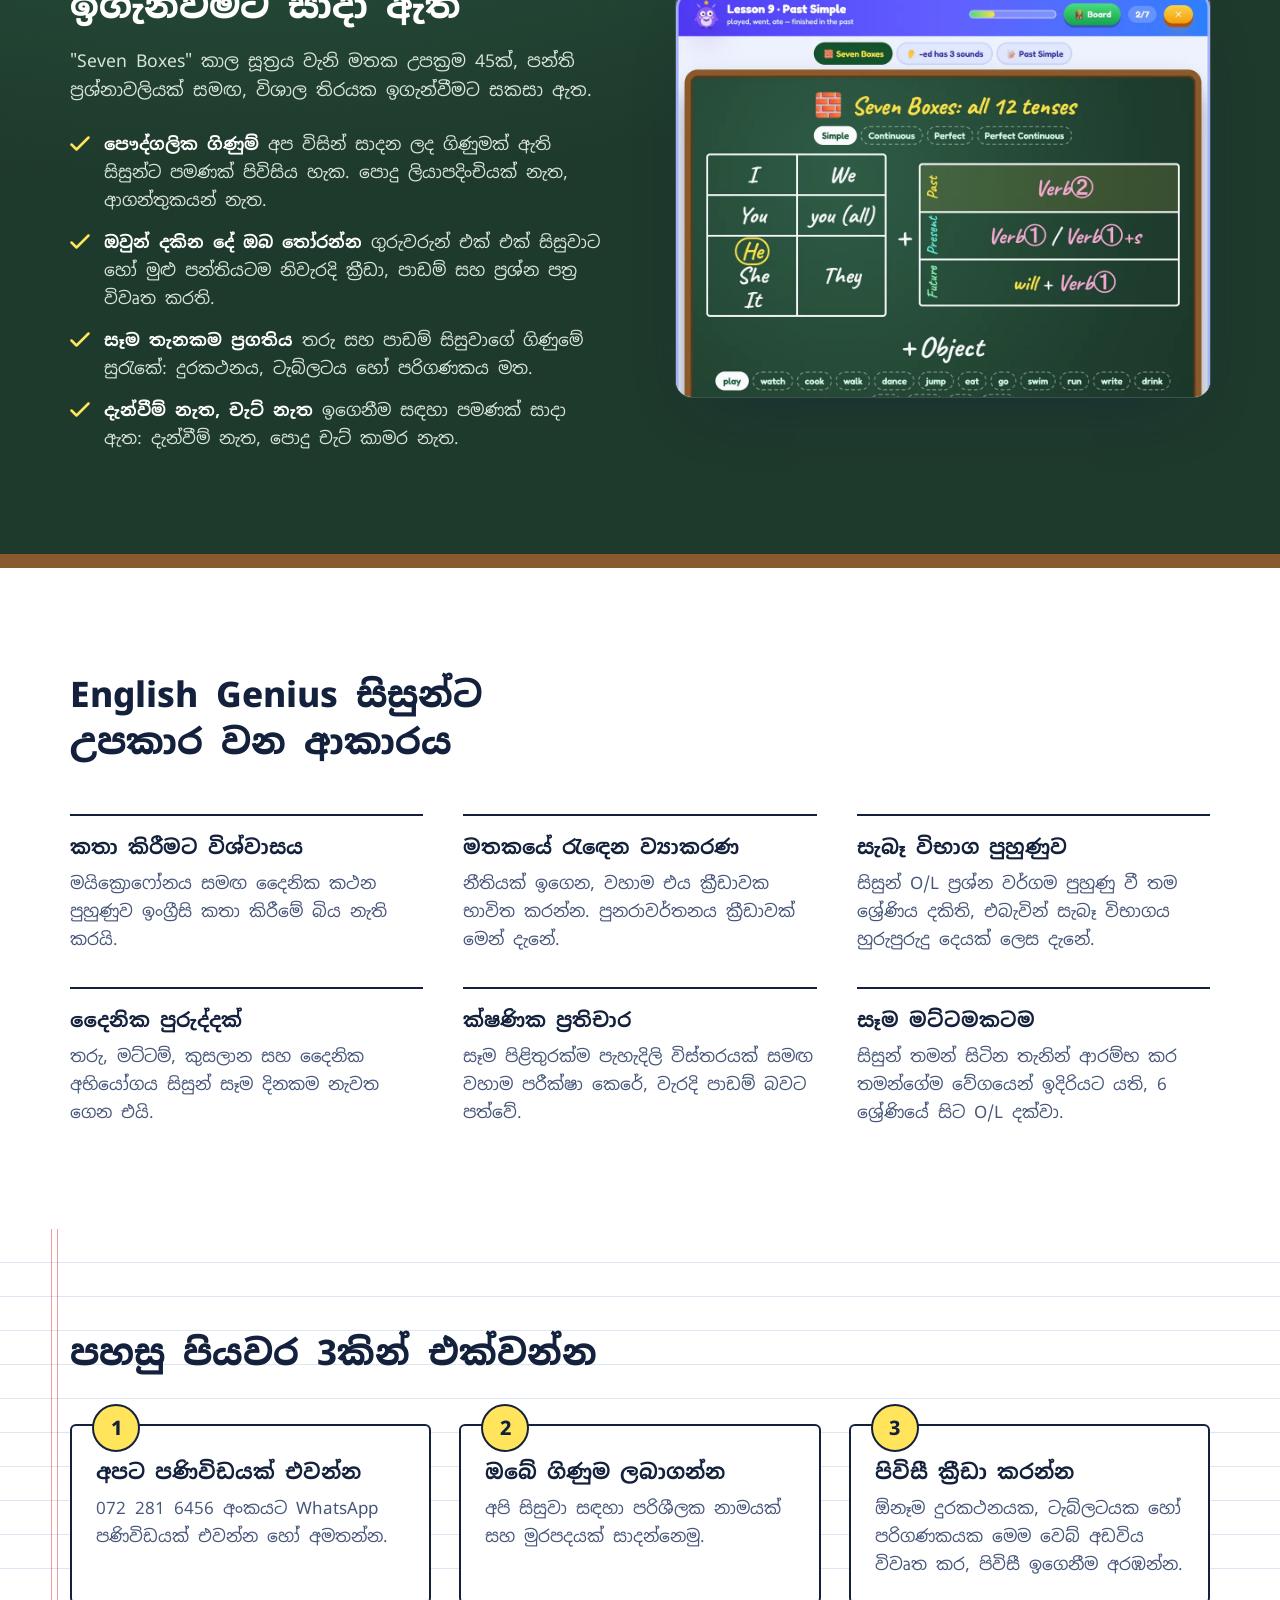
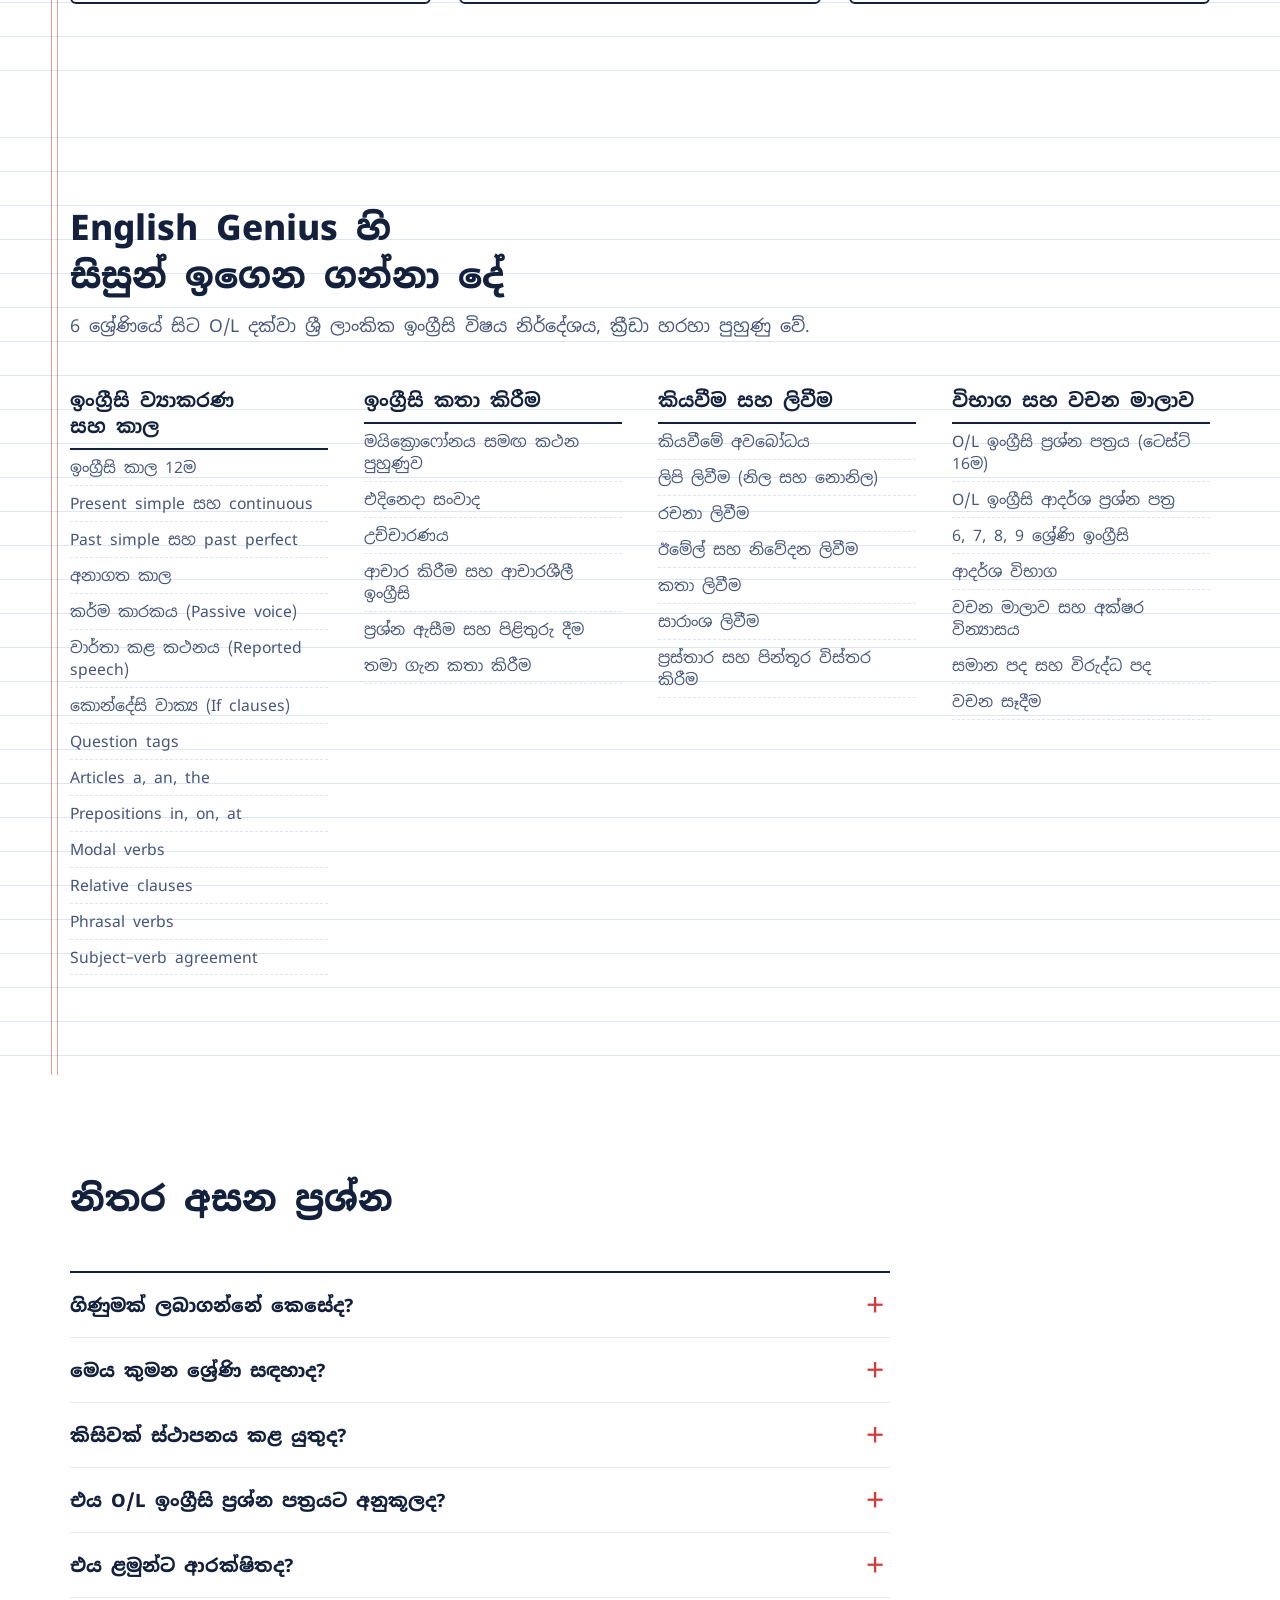
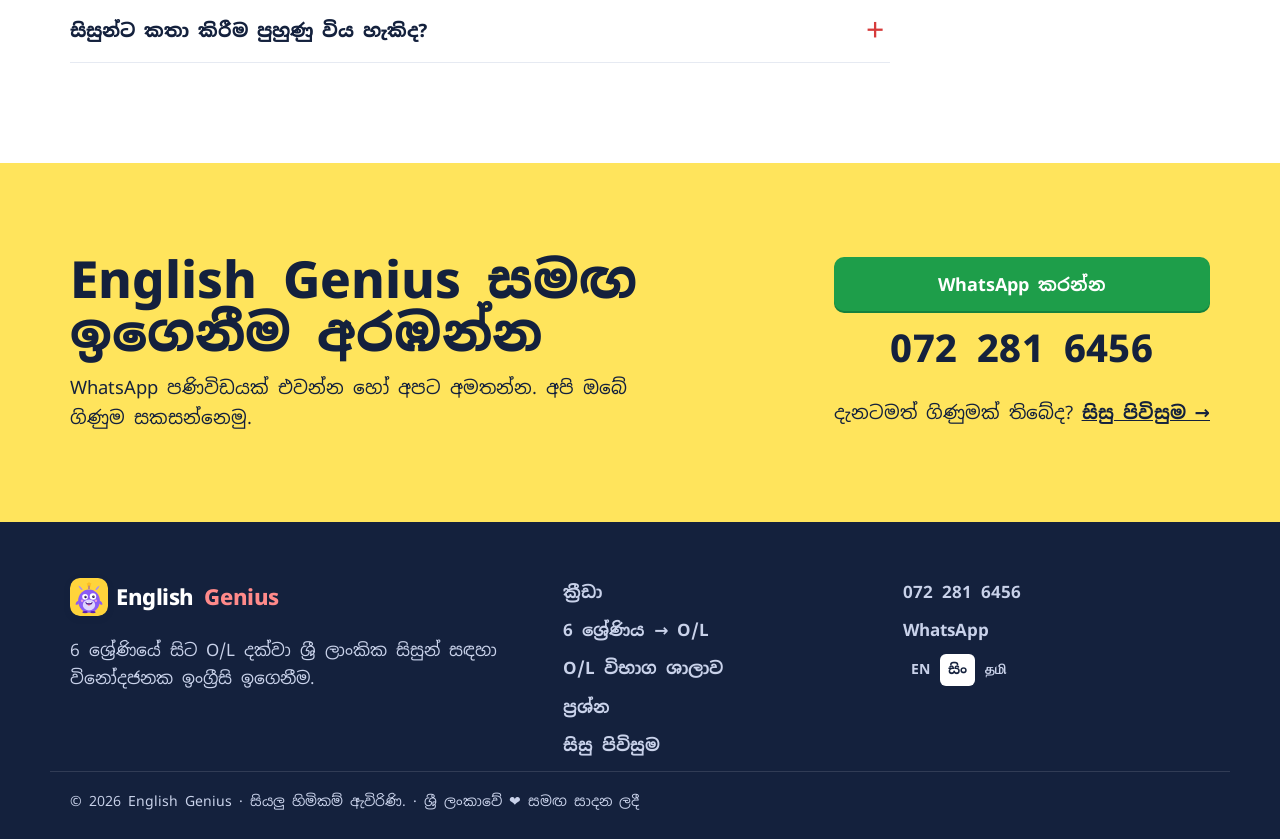
<file: si/index.html>
<!DOCTYPE html>
<html lang="si">
<head>
<meta charset="UTF-8">
<meta name="viewport" content="width=device-width, initial-scale=1, viewport-fit=cover">
<title>English Genius | O/L ඉංග්‍රීසි සහ ඉංග්‍රීසි ව්‍යාකරණ</title>
<meta name="description" content="English Genius: ශ්‍රී ලාංකික සිසුන්ට අන්තර්ජාලයෙන් ඉංග්‍රීසි ඉගෙනීමට ක්‍රීඩා 43ක්, ව්‍යාකරණ පාඩම් 103ක්, කාල 12ම, ඉංග්‍රීසි කතා කිරීම සහ O/L ඉංග්‍රීසි ආදර්ශ ප්‍රශ්න පත්‍ර. 6–11 ශ්‍රේණි.">
<link rel="canonical" href="https://englishgenius.campusflow.cc/si/">
<link rel="alternate" hreflang="en" href="https://englishgenius.campusflow.cc/">
<link rel="alternate" hreflang="si" href="https://englishgenius.campusflow.cc/si/">
<link rel="alternate" hreflang="ta" href="https://englishgenius.campusflow.cc/ta/">
<link rel="alternate" hreflang="x-default" href="https://englishgenius.campusflow.cc/">
<meta name="robots" content="index, follow, max-image-preview:large">
<meta name="theme-color" content="#14213D">
<meta name="color-scheme" content="light">

<meta property="og:type" content="website">
<meta property="og:site_name" content="English Genius">
<meta name="application-name" content="English Genius">
<meta name="apple-mobile-web-app-title" content="English Genius">
<meta property="og:title" content="English Genius: O/L ඉංග්‍රීසි, ව්‍යාකරණ සහ ඉංග්‍රීසි කතා කිරීම">
<meta property="og:description" content="6 ශ්‍රේණියේ සිට O/L දක්වා සිසුන් සඳහා ක්‍රීඩා, පාඩම්, කථන පුහුණුව සහ O/L විභාග ප්‍රශ්න පත්‍ර.">
<meta property="og:url" content="https://englishgenius.campusflow.cc/si/">
<meta property="og:image" content="https://englishgenius.campusflow.cc/assets/og-image.png">
<meta property="og:image:width" content="1200">
<meta property="og:image:height" content="630">
<meta property="og:locale" content="si_LK">
<meta name="twitter:card" content="summary_large_image">
<meta name="twitter:title" content="English Genius: O/L ඉංග්‍රීසි, ව්‍යාකරණ සහ ඉංග්‍රීසි කතා කිරීම">
<meta name="twitter:description" content="6 ශ්‍රේණියේ සිට O/L දක්වා සිසුන් සඳහා ක්‍රීඩා, පාඩම්, කථන පුහුණුව සහ O/L විභාග ප්‍රශ්න පත්‍ර.">
<meta name="twitter:image" content="https://englishgenius.campusflow.cc/assets/og-image.png">
<link rel="icon" href="../favicon.ico" sizes="32x32">
<link rel="icon" href="../assets/icon.svg" type="image/svg+xml">
<link rel="apple-touch-icon" href="../assets/icon-180.png">
<link rel="manifest" href="../manifest.webmanifest">
<link rel="preconnect" href="https://fonts.googleapis.com">
<link rel="preconnect" href="https://fonts.gstatic.com" crossorigin>
<link href="https://fonts.googleapis.com/css2?family=Bricolage+Grotesque:opsz,wght@12..96,600;12..96,800&family=Lexend:wght@400;600;700&family=Caveat:wght@600;700&family=Noto+Sans+Sinhala:wght@500;700;800&display=swap" rel="stylesheet">
<link rel="preload" as="image" href="../assets/shots/feed.webp" type="image/webp">
<link rel="stylesheet" href="../assets/site.css?v=mvhz185x">
<script type="application/ld+json">{"@context":"https://schema.org","@graph":[{"@type":"EducationalOrganization","@id":"https://englishgenius.campusflow.cc/#org","name":"English Genius","alternateName":["English Genius Sri Lanka","EnglishGenius"],"url":"https://englishgenius.campusflow.cc/","logo":"https://englishgenius.campusflow.cc/assets/icon-512.png","slogan":"English Genius: O/L English, grammar and spoken English","knowsAbout":["All 12 English tenses","Present simple & continuous","Past simple & past perfect","Future tenses","Passive voice","Reported speech","Conditionals (if clauses)","Question tags","Articles a, an, the","Prepositions in, on, at","Modal verbs","Relative clauses","Phrasal verbs","Subject–verb agreement","Speaking practice with the microphone","Everyday conversations","Pronunciation","Greetings and polite English","Asking and answering questions","Talking about yourself","Reading comprehension","Letter writing (formal and informal)","Essay writing","Email and notice writing","Story writing","Summary writing","Describing charts and pictures","O/L English paper (all 16 tests)","O/L English model papers","Grade 6, 7, 8 and 9 English","Mock exams","Vocabulary and spelling","Synonyms and antonyms","Word formation"],"description":"English Genius: ශ්‍රී ලාංකික සිසුන්ට අන්තර්ජාලයෙන් ඉංග්‍රීසි ඉගෙනීමට ක්‍රීඩා 43ක්, ව්‍යාකරණ පාඩම් 103ක්, කාල 12ම, ඉංග්‍රීසි කතා කිරීම සහ O/L ඉංග්‍රීසි ආදර්ශ ප්‍රශ්න පත්‍ර. 6–11 ශ්‍රේණි.","areaServed":{"@type":"Country","name":"Sri Lanka"},"address":{"@type":"PostalAddress","addressCountry":"LK"},"contactPoint":{"@type":"ContactPoint","telephone":"+94722816456","contactType":"customer support","areaServed":"LK","availableLanguage":["English","Sinhala","Tamil"]}},{"@type":"WebSite","@id":"https://englishgenius.campusflow.cc/#site","name":"English Genius","alternateName":["English Genius Sri Lanka","EnglishGenius"],"url":"https://englishgenius.campusflow.cc/","inLanguage":["en","si","ta"],"publisher":{"@id":"https://englishgenius.campusflow.cc/#org"}},{"@type":"WebPage","name":"English Genius | O/L ඉංග්‍රීසි සහ ඉංග්‍රීසි ව්‍යාකරණ","description":"English Genius: ශ්‍රී ලාංකික සිසුන්ට අන්තර්ජාලයෙන් ඉංග්‍රීසි ඉගෙනීමට ක්‍රීඩා 43ක්, ව්‍යාකරණ පාඩම් 103ක්, කාල 12ම, ඉංග්‍රීසි කතා කිරීම සහ O/L ඉංග්‍රීසි ආදර්ශ ප්‍රශ්න පත්‍ර. 6–11 ශ්‍රේණි.","url":"https://englishgenius.campusflow.cc/si/","inLanguage":"si","isPartOf":{"@id":"https://englishgenius.campusflow.cc/#site"},"about":{"@id":"https://englishgenius.campusflow.cc/#org"},"keywords":"English Genius, O/L English, spoken English, English grammar, English tenses, learn English online Sri Lanka, ඉංග්‍රීසි කාල 12ම, Present simple සහ continuous, Past simple සහ past perfect, අනාගත කාල, කර්ම කාරකය (Passive voice), වාර්තා කළ කථනය (Reported speech), කොන්දේසි වාක්‍ය (If clauses), Question tags, Articles a, an, the, Prepositions in, on, at, Modal verbs, Relative clauses, Phrasal verbs, Subject–verb agreement, මයික්‍රොෆෝනය සමඟ කථන පුහුණුව, එදිනෙදා සංවාද, උච්චාරණය, ආචාර කිරීම සහ ආචාරශීලී ඉංග්‍රීසි, ප්‍රශ්න ඇසීම සහ පිළිතුරු දීම, තමා ගැන කතා කිරීම, කියවීමේ අවබෝධය, ලිපි ලිවීම (නිල සහ නොනිල), රචනා ලිවීම, ඊමේල් සහ නිවේදන ලිවීම, කතා ලිවීම, සාරාංශ ලිවීම, ප්‍රස්තාර සහ පින්තූර විස්තර කිරීම, O/L ඉංග්‍රීසි ප්‍රශ්න පත්‍රය (ටෙස්ට් 16ම), O/L ඉංග්‍රීසි ආදර්ශ ප්‍රශ්න පත්‍ර, 6, 7, 8, 9 ශ්‍රේණි ඉංග්‍රීසි, ආදර්ශ විභාග, වචන මාලාව සහ අක්ෂර වින්‍යාසය, සමාන පද සහ විරුද්ධ පද, වචන සෑදීම","primaryImageOfPage":"https://englishgenius.campusflow.cc/assets/og-image.png"},{"@type":"FAQPage","inLanguage":"si","mainEntity":[{"@type":"Question","name":"ගිණුමක් ලබාගන්නේ කෙසේද?","acceptedAnswer":{"@type":"Answer","text":"072 281 6456 අංකයට WhatsApp හෝ දුරකථනයෙන් අප අමතන්න. අපි ගිණුම සාදා පරිශීලක නාමය සහ මුරපදය එවන්නෙමු."}},{"@type":"Question","name":"මෙය කුමන ශ්‍රේණි සඳහාද?","acceptedAnswer":{"@type":"Answer","text":"6, 7, 8, 9 ශ්‍රේණි සහ O/L (10 සහ 11 ශ්‍රේණි). සෑම ශ්‍රේණියකටම තමන්ගේම පාඩම් සහ ආදර්ශ විභාගයක් ඇත."}},{"@type":"Question","name":"කිසිවක් ස්ථාපනය කළ යුතුද?","acceptedAnswer":{"@type":"Answer","text":"නැත. එය දුරකථන, ටැබ්ලට් සහ පරිගණකවල වෙබ් බ්‍රව්සරයේ ක්‍රියා කරයි. ඔබට එය යෙදුමක් මෙන් මුල් තිරයට ද එක් කළ හැක."}},{"@type":"Question","name":"එය O/L ඉංග්‍රීසි ප්‍රශ්න පත්‍රයට අනුකූලද?","acceptedAnswer":{"@type":"Answer","text":"ඔව්. පුහුණු ප්‍රශ්න පත්‍ර O/L ඉංග්‍රීසි ප්‍රශ්න පත්‍රයේ ටෙස්ට් 16 ආකෘතිය අනුගමනය කරයි, මුල් ප්‍රශ්න සහ ලකුණු දීමේ මාර්ගෝපදේශයක් සමඟ."}},{"@type":"Question","name":"එය ළමුන්ට ආරක්ෂිතද?","acceptedAnswer":{"@type":"Answer","text":"ඔව්. පොදු ලියාපදිංචියක්, දැන්වීම් හෝ ආගන්තුකයන් සමඟ චැට් නැත. එක් එක් සිසුවාට විවෘත කළ හැකි දේ ගුරුවරුන් පාලනය කරති."}},{"@type":"Question","name":"සිසුන්ට කතා කිරීම පුහුණු විය හැකිද?","acceptedAnswer":{"@type":"Answer","text":"ඔව්. Talk Town පාඩම් සහ කටහඬ ක්‍රීඩා මයික්‍රොෆෝනය භාවිත කරයි, එබැවින් සිසුන්ට කතා කිරීම සහ සවන් දීම පුහුණු විය හැක."}}]}]}</script>
</head>
<body class="lang-si">
<a class="skip" href="#main">අන්තර්ගතයට යන්න</a>

<header class="bar">
  <nav class="nav wrap" aria-label="Main">
    <a class="logo" href="../" aria-label="English Genius home"><img class="mark" src="../assets/icon.svg" width="38" height="38" alt=""><span>English <b>Genius</b></span></a>
    <button class="menuBtn" aria-expanded="false" aria-controls="navLinks"><span class="sr">මෙනුව</span><i></i><i></i><i></i></button>
    <div class="navLinks" id="navLinks">
      <a href="#games">ක්‍රීඩා</a>
      <a class="nOpt2" href="#path">6 ශ්‍රේණිය → O/L</a>
      <a class="nOpt" href="#exam">O/L විභාග ශාලාව</a>
      <a class="nOpt" href="#teachers">ගුරුවරුන් සඳහා</a>
      <a class="nOpt" href="#faq">ප්‍රශ්න</a>
      <div class="langs" role="group" aria-label="භාෂාව"><a href=".././" hreflang="en" lang="en">EN</a><a href="../si/" hreflang="si" lang="si" aria-current="page">සිං</a><a href="../ta/" hreflang="ta" lang="ta">தமி</a></div>
      <a class="btn btnLine" href="../app/login.html" rel="nofollow">සිසු පිවිසුම</a>
      <a class="btn btnWa" href="https://wa.me/94722816456?text=%E0%B6%86%E0%B6%BA%E0%B7%94%E0%B6%B6%E0%B7%9D%E0%B7%80%E0%B6%B1%E0%B7%8A!%20%E0%B6%B8%E0%B6%A7%20English%20Genius%20%E0%B7%80%E0%B7%99%E0%B6%AD%20%E0%B6%91%E0%B6%9A%E0%B7%8A%E0%B7%80%E0%B7%93%E0%B6%B8%E0%B6%A7%20%E0%B6%85%E0%B7%80%E0%B7%81%E0%B7%8A%E2%80%8D%E0%B6%BA%E0%B6%BA%E0%B7%92." data-wa target="_blank" rel="noopener">එක්වන්න</a>
    </div>
  </nav>
</header>

<main id="main">
  <section class="hero paper">
    <div class="wrap heroIn">
      <div class="heroText">
        <p class="bookHead"><span>නම <i></i></span><span>ශ්‍රේණිය <b>6 → O/L</b></span></p>
        <h1>ඉංග්‍රීසි <em>විනෝදයෙන්</em> ඉගෙන ගන්න, O/L විභාගයේ <span class="u">දිලිසෙන්න</span>.</h1>
        <p class="lead">ක්‍රීඩා, පාඩම්, කථන පුහුණුව සහ සැබෑ විභාග ප්‍රශ්න පත්‍ර, 6 ශ්‍රේණියේ සිට O/L දක්වා සිසුන් සඳහා එකම ආරක්ෂිත යෙදුමක.</p>
        <div class="ctas">
          <a class="btn btnWa big" href="https://wa.me/94722816456?text=%E0%B6%86%E0%B6%BA%E0%B7%94%E0%B6%B6%E0%B7%9D%E0%B7%80%E0%B6%B1%E0%B7%8A!%20%E0%B6%B8%E0%B6%A7%20English%20Genius%20%E0%B7%80%E0%B7%99%E0%B6%AD%20%E0%B6%91%E0%B6%9A%E0%B7%8A%E0%B7%80%E0%B7%93%E0%B6%B8%E0%B6%A7%20%E0%B6%85%E0%B7%80%E0%B7%81%E0%B7%8A%E2%80%8D%E0%B6%BA%E0%B6%BA%E0%B7%92." data-wa target="_blank" rel="noopener"><svg aria-hidden="true" viewBox="0 0 32 32" class="ico"><path fill="currentColor" d="M16 3a13 13 0 0 0-11.2 19.6L3 29l6.6-1.7A13 13 0 1 0 16 3Zm0 23.6a10.6 10.6 0 0 1-5.4-1.5l-.4-.2-3.9 1 1-3.8-.2-.4A10.6 10.6 0 1 1 16 26.6Zm5.8-7.9c-.3-.2-1.9-.9-2.2-1s-.5-.2-.7.2-.8 1-1 1.2-.4.2-.7 0a8.6 8.6 0 0 1-4.3-3.7c-.3-.6.3-.5.9-1.6a.6.6 0 0 0 0-.5l-1-2.4c-.3-.6-.5-.5-.7-.5h-.6a1.2 1.2 0 0 0-.9.4 3.6 3.6 0 0 0-1.1 2.7 6.3 6.3 0 0 0 1.3 3.3 14.4 14.4 0 0 0 5.5 4.9c2 .9 2.8.9 3.8.8a3.3 3.3 0 0 0 2.1-1.5 2.7 2.7 0 0 0 .2-1.5c-.1-.2-.3-.3-.6-.4Z"/></svg>WhatsApp කරන්න</a>
          <a class="btn btnLine big" href="../app/login.html" rel="nofollow">සිසු පිවිසුම</a>
        </div>
        <p class="phoneLine"><a href="tel:+94722816456" data-tel><span data-phone>072 281 6456</span></a> · ගිණුම් සාදන්නේ අපේ ගුරුවරුන්ය. එක්වීමට WhatsApp පණිවිඩයක් එවන්න.</p>
      </div>
      <div class="heroShots">
        <figure class="shot main"><img src="../assets/shots/feed.webp" width="1200" height="804" alt="Feed Verby ක්‍රීඩාව: යක්ෂයාට කෑම දීමට නිවැරදි වචනය තෝරන්න" fetchpriority="high"></figure>
        <figure class="shot side"><img src="../assets/shots/board.webp" width="1200" height="681" alt="කාල 12ම සඳහා Seven Boxes කළු ලෑලි උපක්‍රමය" loading="lazy" decoding="async"></figure>
        <p class="note n1">මෙවැනි ක්‍රීඩා 43ක්!</p>
      </div>
    </div>
  </section>

  <section class="report wrap" aria-labelledby="rcT">
    <div class="rcCard">
      <div class="rcHead"><h2 id="rcT">ප්‍රගති වාර්තාව</h2><span>English Genius · 2026</span></div>
      <table>
        <thead><tr><th scope="col">යෙදුම තුළ</th><th scope="col">ගණන</th></tr></thead>
        <tbody>
          <tr><td>විනෝද ක්‍රීඩා</td><td class="mark">43</td></tr>
          <tr><td>පාඩම්</td><td class="mark">103</td></tr>
          <tr><td>කාල පැහැදිලි කිරීම්</td><td class="mark">12</td></tr>
          <tr><td>කළු ලෑලි උපක්‍රම</td><td class="mark">44</td></tr>
          <tr><td>මැජික් වචන කාඩ්</td><td class="mark">334</td></tr>
          <tr><td>සම්පූර්ණ O/L පුහුණු ප්‍රශ්න පත්‍ර</td><td class="mark">3</td></tr>
        </tbody>
      </table>
      <p class="remark"><svg class="tick red" viewBox="0 0 40 32" aria-hidden="true"><path d="M3 17l10 10L37 3"/></svg>විශිෂ්ටයි. දිගටම කරගෙන යන්න!</p>
    </div>
    <div class="rcText">
      <h2>එක් යෙදුමක්, ඉංග්‍රීසියේ සෑම කොටසක්ම</h2>
      <p>පළමු &quot;I play / he plays&quot; සිට සම්පූර්ණ කාලානුරූප O/L ප්‍රශ්න පත්‍රය දක්වා. සිසුන් පාඩමක් ඉගෙනගෙන, ඉන්පසු එය ක්‍රීඩා කරති.</p>
      <ol class="loop">
        <li><b>ව්‍යාකරණ පාසල</b><span>පින්තූර, ශබ්ද සහ ක්ෂණික ප්‍රතිචාර සහිත කෙටි පාඩම් 103ක්, 6 ශ්‍රේණියේ සිට O/L දක්වා, සෑම ශ්‍රේණියකටම ආදර්ශ විභාගයක් සමඟ.</span></li>
        <li><b>ක්‍රීඩා ශාලාව</b><span>3D රේස්, නින්ජා ක්‍රීඩා, බලකොටු ආරක්ෂාව සහ අභ්‍යවකාශ ක්‍රීඩා ඇතුළු ක්‍රීඩා 43ක්. සෑම ක්‍රීඩාවක්ම සිසුවා දැන් ඉගෙනගත් පාඩමම භාවිත කරයි.</span></li>
        <li><b>දෛනික පුරුද්දක්</b><span>තරු, මට්ටම්, කුසලාන සහ දෛනික අභියෝගය සිසුන් සෑම දිනකම නැවත ගෙන එයි.</span></li>
      </ol>
    </div>
  </section>

  <section class="games" id="games">
    <div class="wrap">
      <div class="secHead"><h2>ක්‍රීඩා කිහිපයක් හඳුනාගන්න</h2><p>සෑම ක්‍රීඩාවක්ම සැබෑ ක්‍රීඩාවකි: නැවත නැවත ක්‍රීඩා කිරීමට සාදන ලද, කිසිදා කම්මැලි අභ්‍යාසයක් නොවේ.</p></div>
      <div class="bento"><figure class="gm big"><div class="shot"><img src="../assets/shots/fruitquest.webp" width="1200" height="804" alt="Fruit Ninja Quest: සම්පූර්ණ මට්ටමක් ගවේෂණය කර වාක්‍ය පිළිවෙළට වචන-පලතුරු කපන්න." loading="lazy" decoding="async"></div><figcaption><span class="tag">ක්‍රියාකාරී</span><b>Fruit Ninja Quest</b><span>සම්පූර්ණ මට්ටමක් ගවේෂණය කර වාක්‍ය පිළිවෙළට වචන-පලතුරු කපන්න.</span></figcaption></figure><figure class="gm"><div class="shot"><img src="../assets/shots/kart.webp" width="1200" height="804" alt="Turbo Kart 3D: නිවැරදි වචනය සහිත දොරටුව හරහා ධාවනය කරන්න!" loading="lazy" decoding="async"></div><figcaption><span class="tag">3D</span><b>Turbo Kart 3D</b><span>නිවැරදි වචනය සහිත දොරටුව හරහා ධාවනය කරන්න!</span></figcaption></figure><figure class="gm"><div class="shot"><img src="../assets/shots/castle.webp" width="1200" height="804" alt="Castle Defense: යක්ෂයා එන්න කලින් නිවැරදි වචනය සහිත කාලතුවක්කුව වෙඩි තබන්න." loading="lazy" decoding="async"></div><figcaption><span class="tag">ක්‍රියාකාරී</span><b>Castle Defense</b><span>යක්ෂයා එන්න කලින් නිවැරදි වචනය සහිත කාලතුවක්කුව වෙඩි තබන්න.</span></figcaption></figure><figure class="gm"><div class="shot"><img src="../assets/shots/miner.webp" width="1200" height="804" alt="Letter Miner: රන් අකුරු හාරා නැතිවූ වචනය අක්ෂර වින්‍යාස කරන්න." loading="lazy" decoding="async"></div><figcaption><span class="tag">ක්‍රියාකාරී</span><b>Letter Miner</b><span>රන් අකුරු හාරා නැතිවූ වචනය අක්ෂර වින්‍යාස කරන්න.</span></figcaption></figure><figure class="gm"><div class="shot"><img src="../assets/shots/bowling.webp" width="1200" height="804" alt="Bowling 3D: නිවැරදි වචනය සහිත කේතු වෙත බෝලය පෙරළන්න. ස්ට්‍රයික්!" loading="lazy" decoding="async"></div><figcaption><span class="tag">3D</span><b>Bowling 3D</b><span>නිවැරදි වචනය සහිත කේතු වෙත බෝලය පෙරළන්න. ස්ට්‍රයික්!</span></figcaption></figure><figure class="gm"><div class="shot"><img src="../assets/shots/escape.webp" width="1200" height="804" alt="Escape Room: කාලයට එරෙහිව, ප්‍රහේලිකා වර්ග තුනකින් අගුළු හයක් අරින්න." loading="lazy" decoding="async"></div><figcaption><span class="tag">මොළය</span><b>Escape Room</b><span>කාලයට එරෙහිව, ප්‍රහේලිකා වර්ග තුනකින් අගුළු හයක් අරින්න.</span></figcaption></figure><figure class="gm"><div class="shot"><img src="../assets/shots/asteroids.webp" width="1200" height="804" alt="Asteroid Defender 3D: 3D අවකාශයේ නිවැරදි වචනය සහිත ගල පුපුරවන්න." loading="lazy" decoding="async"></div><figcaption><span class="tag">3D</span><b>Asteroid Defender 3D</b><span>3D අවකාශයේ නිවැරදි වචනය සහිත ගල පුපුරවන්න.</span></figcaption></figure><figure class="gm"><div class="shot"><img src="../assets/shots/ninja.webp" width="1200" height="804" alt="Word Ninja: දුවන්න, පනින්න, නිවැරදි වචනය අල්ලාගත් නින්ජා පරාජය කරන්න." loading="lazy" decoding="async"></div><figcaption><span class="tag">ක්‍රියාකාරී</span><b>Word Ninja</b><span>දුවන්න, පනින්න, නිවැරදි වචනය අල්ලාගත් නින්ජා පරාජය කරන්න.</span></figcaption></figure><figure class="gm"><div class="shot"><img src="../assets/shots/duel.webp" width="1200" height="804" alt="Word Duel: ඔබ දියුණු වන තරමට බුද්ධිමත් වන රොබෝවෙකු සමඟ තරඟ කරන්න." loading="lazy" decoding="async"></div><figcaption><span class="tag">මොළය</span><b>Word Duel</b><span>ඔබ දියුණු වන තරමට බුද්ධිමත් වන රොබෝවෙකු සමඟ තරඟ කරන්න.</span></figcaption></figure></div>
      <p class="more">+ තවත් ක්‍රීඩා 34ක් ඇතුළත</p>
    </div>
  </section>

  <section class="path paper" id="path">
    <div class="wrap">
      <div class="secHead"><h2>6 ශ්‍රේණියේ සිට O/L දක්වාම</h2><p>සෑම ශ්‍රේණියකටම තමන්ගේම පාඩම් සහ ආදර්ශ විභාගයක් ඇත. ඊළඟට ඉගෙන ගත යුත්තේ කුමක්දැයි සිසුන් සැමවිටම දනී.</p></div>
      <ol class="ruler">
        <li><span class="mk">6</span><h3>6 ශ්‍රේණිය</h3><p>වර්තමාන කාලය, මැජික් S, articles, බහුවචන, ආචාර කිරීම් සහ පළමු කියවීම් ඡේද.</p></li>
        <li><span class="mk">7</span><h3>7 ශ්‍රේණිය</h3><p>අතීත සහ අනාගත කාල, සැසඳීම්, සන්ධි පද, නිවේදන, ලිපි සහ සංවාද.</p></li>
        <li><span class="mk">8</span><h3>8 ශ්‍රේණිය</h3><p>Perfect කාල, කර්ම කාරකය, වාර්තා කළ කථනය, කොන්දේසි, ඊමේල් සහ නිල ලිපි.</p></li>
        <li><span class="mk">9</span><h3>9 ශ්‍රේණිය</h3><p>කාල 12ම, phrasal verbs, වචන සෑදීම, ප්‍රස්තාර, ලිපි සහ කතා ලිවීම.</p></li>
        <li><span class="mk">O/L</span><h3>O/L</h3><p>ටෙස්ට් 16ටම විභාග කුසලතා, රචනා, සාරාංශ සහ සම්පූර්ණ කාලානුරූප පුහුණු ප්‍රශ්න පත්‍ර.</p></li>
      </ol>
    </div>
  </section>

  <section class="split wrap" id="exam">
    <div class="splitText">
      <h2>O/L විභාග ශාලාව</h2>
      <p>සැබෑ ටෙස්ට් 16 ආකෘතියේ සම්පූර්ණ පුහුණු ප්‍රශ්න පත්‍ර: කාලය මනිනු ලැබේ, ස්වයංක්‍රීයව ලකුණු කර A සිට W දක්වා ශ්‍රේණි ලබා දේ.</p>
      <p class="sub2">සිසුන් O/L ප්‍රශ්න වර්ගම පුහුණු වී තම ශ්‍රේණිය දකිති, එබැවින් සැබෑ විභාගය හුරුපුරුදු දෙයක් ලෙස දැනේ.</p>
    </div>
    <figure class="shot exam"><img src="../assets/shots/hall.webp" width="1200" height="703" alt="සැබෑ ටෙස්ට් 16 ආකෘතියේ O/L පුහුණු ප්‍රශ්න පත්‍රයක්" loading="lazy" decoding="async"><span class="grade" aria-hidden="true">A</span></figure>
  </section>

  <section class="split wrap rev" id="talk">
    <div class="splitText">
      <h2>Talk Town කථනය</h2>
      <p>සරලව ආරම්භ වී ක්‍රමයෙන් වර්ධනය වන කථන පාඩම්. සිසුන් මයික්‍රොෆෝනයෙන් කතා කර තමන්ගේ දියුණුව අසති.</p>
      <p class="sub2">මයික්‍රොෆෝනය සමඟ දෛනික කථන පුහුණුව ඉංග්‍රීසි කතා කිරීමේ බිය නැති කරයි.</p>
    </div>
    <figure class="shot"><img src="../assets/shots/speak.webp" width="1200" height="804" alt="Say It Star: මයික්‍රොෆෝනය භාවිත කරන කථන ක්‍රීඩාවක්" loading="lazy" decoding="async"></figure>
  </section>

  <section class="board" id="teachers">
    <div class="wrap boardIn">
      <div class="boardText">
        <h2>මුළු පන්තියටම ඉගැන්වීමට සාදා ඇත</h2>
        <p>&quot;Seven Boxes&quot; කාල සූත්‍රය වැනි මතක උපක්‍රම 45ක්, පන්ති ප්‍රශ්නාවලියක් සමඟ, විශාල තිරයක ඉගැන්වීමට සකසා ඇත.</p>
        <ul class="chalkList">
          <li><b>පෞද්ගලික ගිණුම්</b> අප විසින් සාදන ලද ගිණුමක් ඇති සිසුන්ට පමණක් පිවිසිය හැක. පොදු ලියාපදිංචියක් නැත, ආගන්තුකයන් නැත.</li>
          <li><b>ඔවුන් දකින දේ ඔබ තෝරන්න</b> ගුරුවරුන් එක් එක් සිසුවාට හෝ මුළු පන්තියටම නිවැරදි ක්‍රීඩා, පාඩම් සහ ප්‍රශ්න පත්‍ර විවෘත කරති.</li>
          <li><b>සෑම තැනකම ප්‍රගතිය</b> තරු සහ පාඩම් සිසුවාගේ ගිණුමේ සුරැකේ: දුරකථනය, ටැබ්ලටය හෝ පරිගණකය මත.</li>
          <li><b>දැන්වීම් නැත, චැට් නැත</b> ඉගෙනීම සඳහා පමණක් සාදා ඇත: දැන්වීම් නැත, පොදු චැට් කාමර නැත.</li>
        </ul>
      </div>
      <figure class="shot dark"><img src="../assets/shots/lesson.webp" width="1200" height="914" alt="කළු ලෑලි උපක්‍රමය සහිත පාඩමක්" loading="lazy" decoding="async"></figure>
    </div>
  </section>

  <section class="helps wrap" id="help">
    <div class="secHead"><h2>English Genius සිසුන්ට උපකාර වන ආකාරය</h2></div>
    <ul class="ticks">
      <li><h3>කතා කිරීමට විශ්වාසය</h3><p>මයික්‍රොෆෝනය සමඟ දෛනික කථන පුහුණුව ඉංග්‍රීසි කතා කිරීමේ බිය නැති කරයි.</p></li>
      <li><h3>මතකයේ රැඳෙන ව්‍යාකරණ</h3><p>නීතියක් ඉගෙන, වහාම එය ක්‍රීඩාවක භාවිත කරන්න. පුනරාවර්තනය ක්‍රීඩාවක් මෙන් දැනේ.</p></li>
      <li><h3>සැබෑ විභාග පුහුණුව</h3><p>සිසුන් O/L ප්‍රශ්න වර්ගම පුහුණු වී තම ශ්‍රේණිය දකිති, එබැවින් සැබෑ විභාගය හුරුපුරුදු දෙයක් ලෙස දැනේ.</p></li>
      <li><h3>දෛනික පුරුද්දක්</h3><p>තරු, මට්ටම්, කුසලාන සහ දෛනික අභියෝගය සිසුන් සෑම දිනකම නැවත ගෙන එයි.</p></li>
      <li><h3>ක්ෂණික ප්‍රතිචාර</h3><p>සෑම පිළිතුරක්ම පැහැදිලි විස්තරයක් සමඟ වහාම පරීක්ෂා කෙරේ, වැරදි පාඩම් බවට පත්වේ.</p></li>
      <li><h3>සෑම මට්ටමකටම</h3><p>සිසුන් තමන් සිටින තැනින් ආරම්භ කර තමන්ගේම වේගයෙන් ඉදිරියට යති, 6 ශ්‍රේණියේ සිට O/L දක්වා.</p></li>
    </ul>
  </section>

  <section class="join paper" id="join">
    <div class="wrap">
      <div class="secHead"><h2>පහසු පියවර 3කින් එක්වන්න</h2></div>
      <ol class="steps">
        <li><h3>අපට පණිවිඩයක් එවන්න</h3><p>072 281 6456 අංකයට WhatsApp පණිවිඩයක් එවන්න හෝ අමතන්න.</p></li>
        <li><h3>ඔබේ ගිණුම ලබාගන්න</h3><p>අපි සිසුවා සඳහා පරිශීලක නාමයක් සහ මුරපදයක් සාදන්නෙමු.</p></li>
        <li><h3>පිවිසී ක්‍රීඩා කරන්න</h3><p>ඕනෑම දුරකථනයක, ටැබ්ලටයක හෝ පරිගණකයක මෙම වෙබ් අඩවිය විවෘත කර, පිවිසී ඉගෙනීම අරඹන්න.</p></li>
      </ol>
    </div>
  </section>

  <section class="topics paper" id="topics">
    <div class="wrap">
      <div class="secHead"><h2>English Genius හි සිසුන් ඉගෙන ගන්නා දේ</h2><p>6 ශ්‍රේණියේ සිට O/L දක්වා ශ්‍රී ලාංකික ඉංග්‍රීසි විෂය නිර්දේශය, ක්‍රීඩා හරහා පුහුණු වේ.</p></div>
      <div class="contents"><div class="cGroup"><h3>ඉංග්‍රීසි ව්‍යාකරණ සහ කාල</h3><ul><li>ඉංග්‍රීසි කාල 12ම</li><li>Present simple සහ continuous</li><li>Past simple සහ past perfect</li><li>අනාගත කාල</li><li>කර්ම කාරකය (Passive voice)</li><li>වාර්තා කළ කථනය (Reported speech)</li><li>කොන්දේසි වාක්‍ය (If clauses)</li><li>Question tags</li><li>Articles a, an, the</li><li>Prepositions in, on, at</li><li>Modal verbs</li><li>Relative clauses</li><li>Phrasal verbs</li><li>Subject–verb agreement</li></ul></div><div class="cGroup"><h3>ඉංග්‍රීසි කතා කිරීම</h3><ul><li>මයික්‍රොෆෝනය සමඟ කථන පුහුණුව</li><li>එදිනෙදා සංවාද</li><li>උච්චාරණය</li><li>ආචාර කිරීම සහ ආචාරශීලී ඉංග්‍රීසි</li><li>ප්‍රශ්න ඇසීම සහ පිළිතුරු දීම</li><li>තමා ගැන කතා කිරීම</li></ul></div><div class="cGroup"><h3>කියවීම සහ ලිවීම</h3><ul><li>කියවීමේ අවබෝධය</li><li>ලිපි ලිවීම (නිල සහ නොනිල)</li><li>රචනා ලිවීම</li><li>ඊමේල් සහ නිවේදන ලිවීම</li><li>කතා ලිවීම</li><li>සාරාංශ ලිවීම</li><li>ප්‍රස්තාර සහ පින්තූර විස්තර කිරීම</li></ul></div><div class="cGroup"><h3>විභාග සහ වචන මාලාව</h3><ul><li>O/L ඉංග්‍රීසි ප්‍රශ්න පත්‍රය (ටෙස්ට් 16ම)</li><li>O/L ඉංග්‍රීසි ආදර්ශ ප්‍රශ්න පත්‍ර</li><li>6, 7, 8, 9 ශ්‍රේණි ඉංග්‍රීසි</li><li>ආදර්ශ විභාග</li><li>වචන මාලාව සහ අක්ෂර වින්‍යාසය</li><li>සමාන පද සහ විරුද්ධ පද</li><li>වචන සෑදීම</li></ul></div></div>
    </div>
  </section>

  <section class="faq wrap" id="faq">
    <div class="secHead"><h2>නිතර අසන ප්‍රශ්න</h2></div>
    <div class="faqs">
      <details><summary>ගිණුමක් ලබාගන්නේ කෙසේද?</summary><p>072 281 6456 අංකයට WhatsApp හෝ දුරකථනයෙන් අප අමතන්න. අපි ගිණුම සාදා පරිශීලක නාමය සහ මුරපදය එවන්නෙමු.</p></details>
      <details><summary>මෙය කුමන ශ්‍රේණි සඳහාද?</summary><p>6, 7, 8, 9 ශ්‍රේණි සහ O/L (10 සහ 11 ශ්‍රේණි). සෑම ශ්‍රේණියකටම තමන්ගේම පාඩම් සහ ආදර්ශ විභාගයක් ඇත.</p></details>
      <details><summary>කිසිවක් ස්ථාපනය කළ යුතුද?</summary><p>නැත. එය දුරකථන, ටැබ්ලට් සහ පරිගණකවල වෙබ් බ්‍රව්සරයේ ක්‍රියා කරයි. ඔබට එය යෙදුමක් මෙන් මුල් තිරයට ද එක් කළ හැක.</p></details>
      <details><summary>එය O/L ඉංග්‍රීසි ප්‍රශ්න පත්‍රයට අනුකූලද?</summary><p>ඔව්. පුහුණු ප්‍රශ්න පත්‍ර O/L ඉංග්‍රීසි ප්‍රශ්න පත්‍රයේ ටෙස්ට් 16 ආකෘතිය අනුගමනය කරයි, මුල් ප්‍රශ්න සහ ලකුණු දීමේ මාර්ගෝපදේශයක් සමඟ.</p></details>
      <details><summary>එය ළමුන්ට ආරක්ෂිතද?</summary><p>ඔව්. පොදු ලියාපදිංචියක්, දැන්වීම් හෝ ආගන්තුකයන් සමඟ චැට් නැත. එක් එක් සිසුවාට විවෘත කළ හැකි දේ ගුරුවරුන් පාලනය කරති.</p></details>
      <details><summary>සිසුන්ට කතා කිරීම පුහුණු විය හැකිද?</summary><p>ඔව්. Talk Town පාඩම් සහ කටහඬ ක්‍රීඩා මයික්‍රොෆෝනය භාවිත කරයි, එබැවින් සිසුන්ට කතා කිරීම සහ සවන් දීම පුහුණු විය හැක.</p></details>
    </div>
  </section>

  <section class="cta" id="contact">
    <div class="wrap ctaIn">
      <div>
        <h2>English Genius සමඟ ඉගෙනීම අරඹන්න</h2>
        <p>WhatsApp පණිවිඩයක් එවන්න හෝ අපට අමතන්න. අපි ඔබේ ගිණුම සකසන්නෙමු.</p>
      </div>
      <div class="ctaBtns">
        <a class="btn btnWa big" href="https://wa.me/94722816456?text=%E0%B6%86%E0%B6%BA%E0%B7%94%E0%B6%B6%E0%B7%9D%E0%B7%80%E0%B6%B1%E0%B7%8A!%20%E0%B6%B8%E0%B6%A7%20English%20Genius%20%E0%B7%80%E0%B7%99%E0%B6%AD%20%E0%B6%91%E0%B6%9A%E0%B7%8A%E0%B7%80%E0%B7%93%E0%B6%B8%E0%B6%A7%20%E0%B6%85%E0%B7%80%E0%B7%81%E0%B7%8A%E2%80%8D%E0%B6%BA%E0%B6%BA%E0%B7%92." data-wa target="_blank" rel="noopener">WhatsApp කරන්න</a>
        <a class="bigPhone" href="tel:+94722816456" data-tel><span data-phone>072 281 6456</span></a>
        <p class="small">දැනටමත් ගිණුමක් තිබේද? <a href="../app/login.html" rel="nofollow">සිසු පිවිසුම →</a></p>
      </div>
    </div>
  </section>
</main>

<footer class="foot">
  <div class="wrap footIn">
    <div><a class="logo" href="../"><img class="mark" src="../assets/icon.svg" width="38" height="38" alt=""><span>English <b>Genius</b></span></a><p>6 ශ්‍රේණියේ සිට O/L දක්වා ශ්‍රී ලාංකික සිසුන් සඳහා විනෝදජනක ඉංග්‍රීසි ඉගෙනීම.</p></div>
    <nav class="footLinks" aria-label="Footer"><a href="#games">ක්‍රීඩා</a><a href="#path">6 ශ්‍රේණිය → O/L</a><a href="#exam">O/L විභාග ශාලාව</a><a href="#faq">ප්‍රශ්න</a><a href="../app/login.html" rel="nofollow">සිසු පිවිසුම</a></nav>
    <div class="footLinks"><a href="tel:+94722816456" data-tel><span data-phone>072 281 6456</span></a><a href="https://wa.me/94722816456?text=%E0%B6%86%E0%B6%BA%E0%B7%94%E0%B6%B6%E0%B7%9D%E0%B7%80%E0%B6%B1%E0%B7%8A!%20%E0%B6%B8%E0%B6%A7%20English%20Genius%20%E0%B7%80%E0%B7%99%E0%B6%AD%20%E0%B6%91%E0%B6%9A%E0%B7%8A%E0%B7%80%E0%B7%93%E0%B6%B8%E0%B6%A7%20%E0%B6%85%E0%B7%80%E0%B7%81%E0%B7%8A%E2%80%8D%E0%B6%BA%E0%B6%BA%E0%B7%92." data-wa target="_blank" rel="noopener">WhatsApp</a><div class="langs"><a href=".././" hreflang="en" lang="en">EN</a><a href="../si/" hreflang="si" lang="si" aria-current="page">සිං</a><a href="../ta/" hreflang="ta" lang="ta">தமி</a></div></div>
  </div>
  <p class="copy wrap">© 2026 English Genius · සියලු හිමිකම් ඇවිරිණි. · ශ්‍රී ලංකාවේ ❤️ සමඟ සාදන ලදී</p>
</footer>

<a class="waFloat" href="https://wa.me/94722816456?text=%E0%B6%86%E0%B6%BA%E0%B7%94%E0%B6%B6%E0%B7%9D%E0%B7%80%E0%B6%B1%E0%B7%8A!%20%E0%B6%B8%E0%B6%A7%20English%20Genius%20%E0%B7%80%E0%B7%99%E0%B6%AD%20%E0%B6%91%E0%B6%9A%E0%B7%8A%E0%B7%80%E0%B7%93%E0%B6%B8%E0%B6%A7%20%E0%B6%85%E0%B7%80%E0%B7%81%E0%B7%8A%E2%80%8D%E0%B6%BA%E0%B6%BA%E0%B7%92." data-wa target="_blank" rel="noopener" aria-label="WhatsApp කරන්න"><svg aria-hidden="true" viewBox="0 0 32 32"><path fill="currentColor" d="M16 3a13 13 0 0 0-11.2 19.6L3 29l6.6-1.7A13 13 0 1 0 16 3Zm0 23.6a10.6 10.6 0 0 1-5.4-1.5l-.4-.2-3.9 1 1-3.8-.2-.4A10.6 10.6 0 1 1 16 26.6Zm5.8-7.9c-.3-.2-1.9-.9-2.2-1s-.5-.2-.7.2-.8 1-1 1.2-.4.2-.7 0a8.6 8.6 0 0 1-4.3-3.7c-.3-.6.3-.5.9-1.6a.6.6 0 0 0 0-.5l-1-2.4c-.3-.6-.5-.5-.7-.5h-.6a1.2 1.2 0 0 0-.9.4 3.6 3.6 0 0 0-1.1 2.7 6.3 6.3 0 0 0 1.3 3.3 14.4 14.4 0 0 0 5.5 4.9c2 .9 2.8.9 3.8.8a3.3 3.3 0 0 0 2.1-1.5 2.7 2.7 0 0 0 .2-1.5c-.1-.2-.3-.3-.6-.4Z"/></svg></a>

<script src="../assets/site.js?v=mvhz185x" defer data-msg="ආයුබෝවන්! මට English Genius වෙත එක්වීමට අවශ්‍යයි."></script>
</body>
</html>
</file>
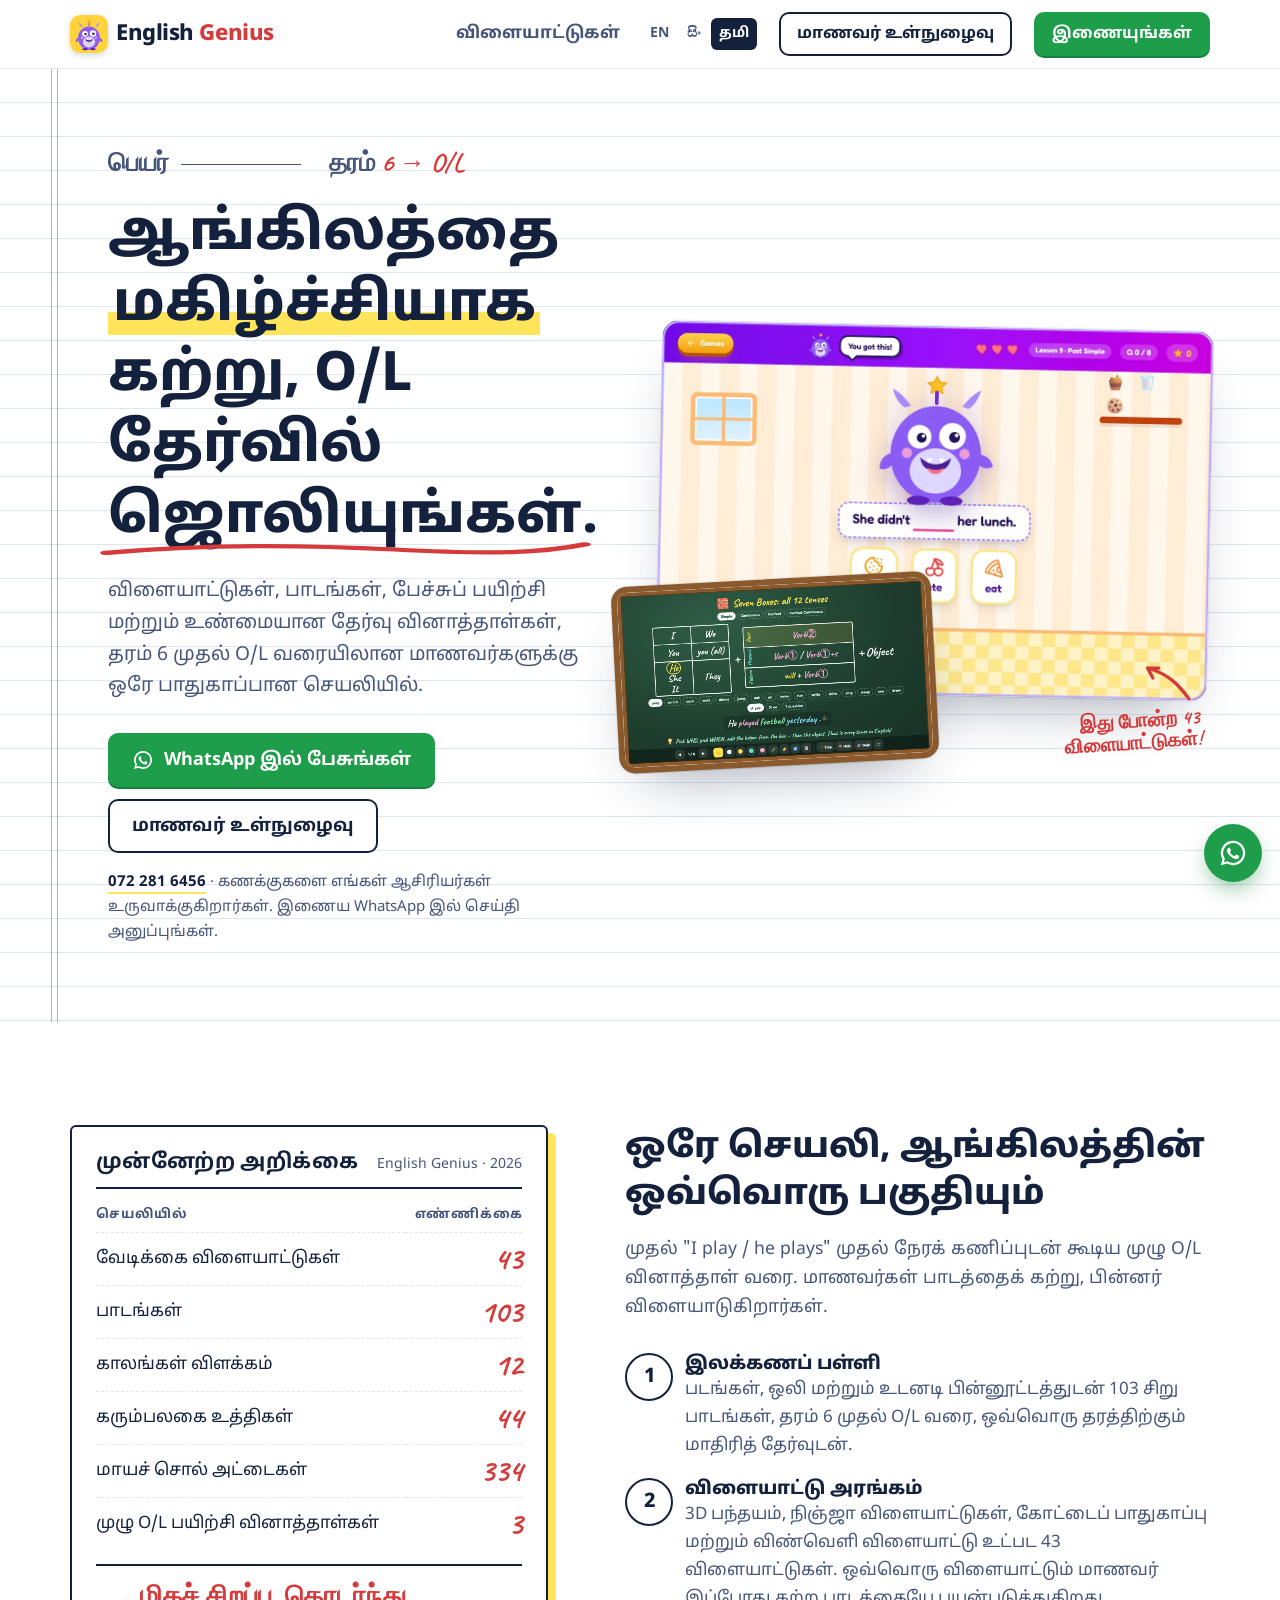
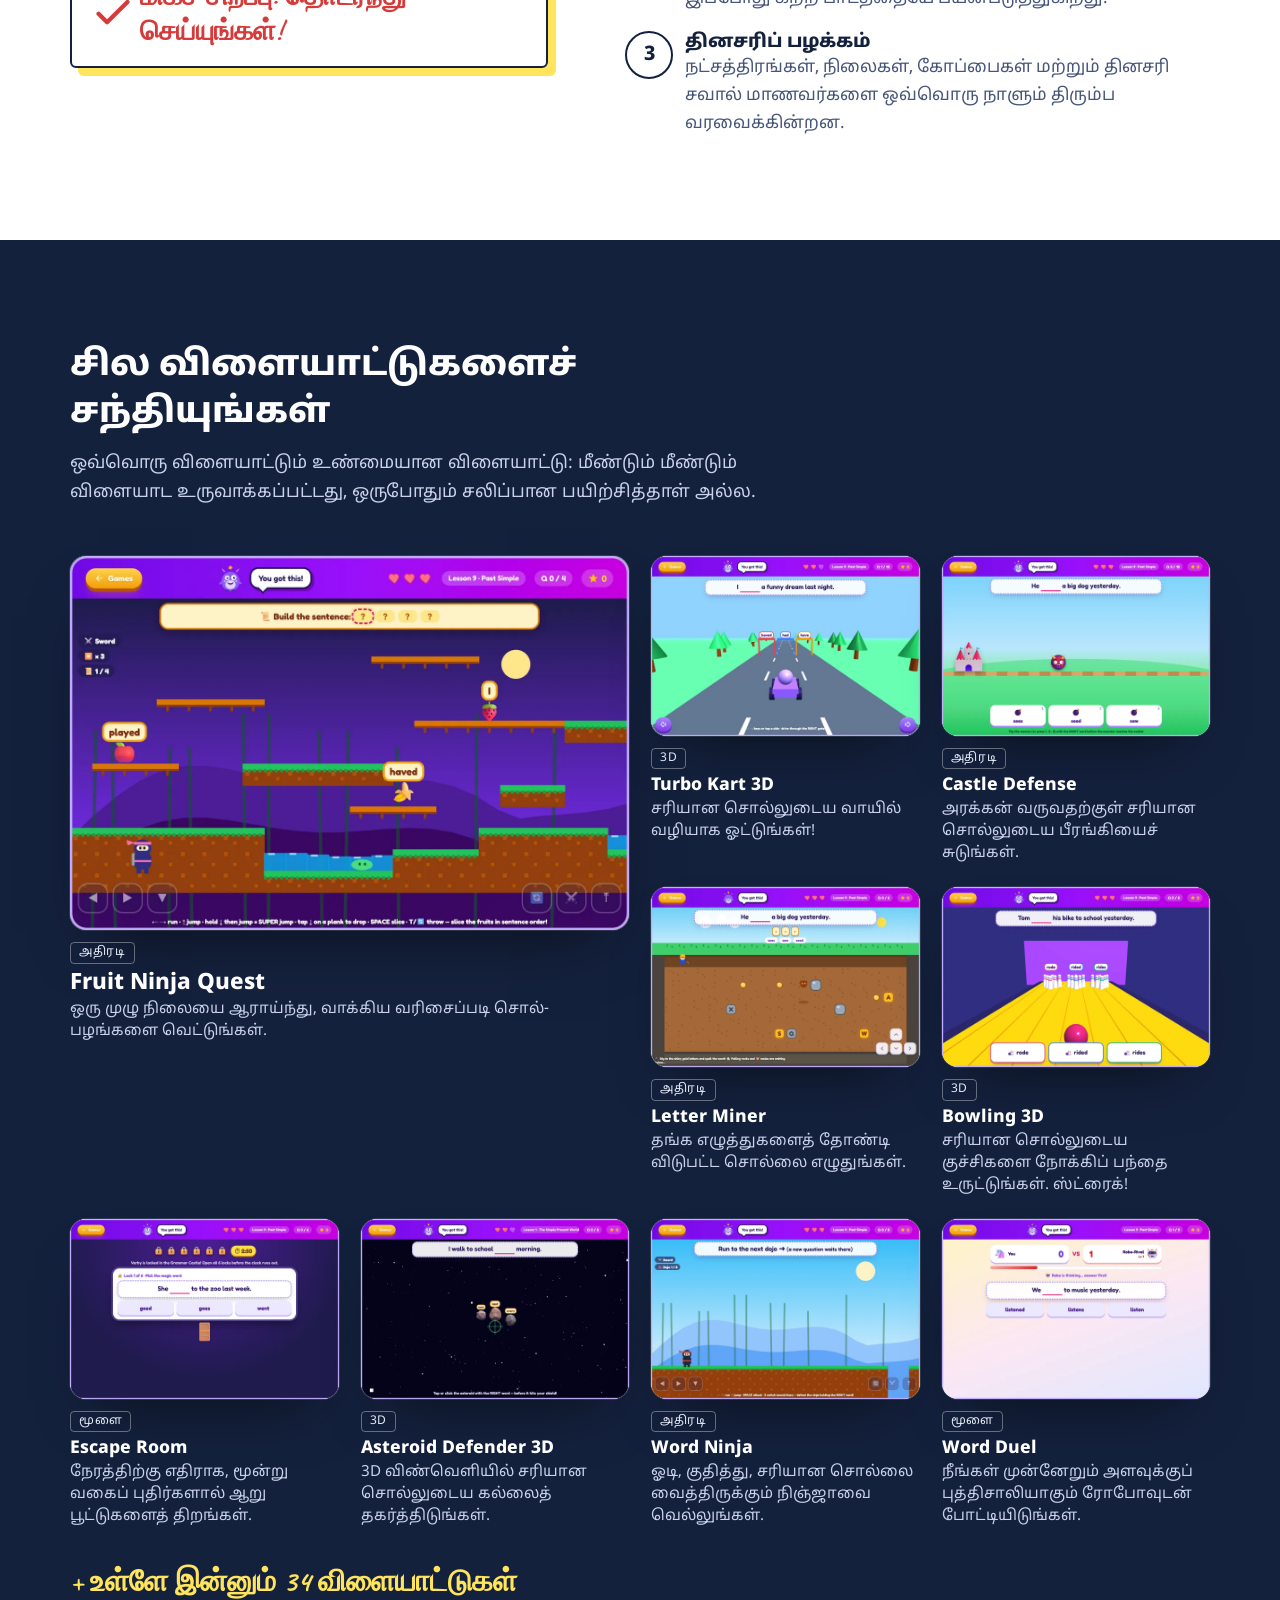
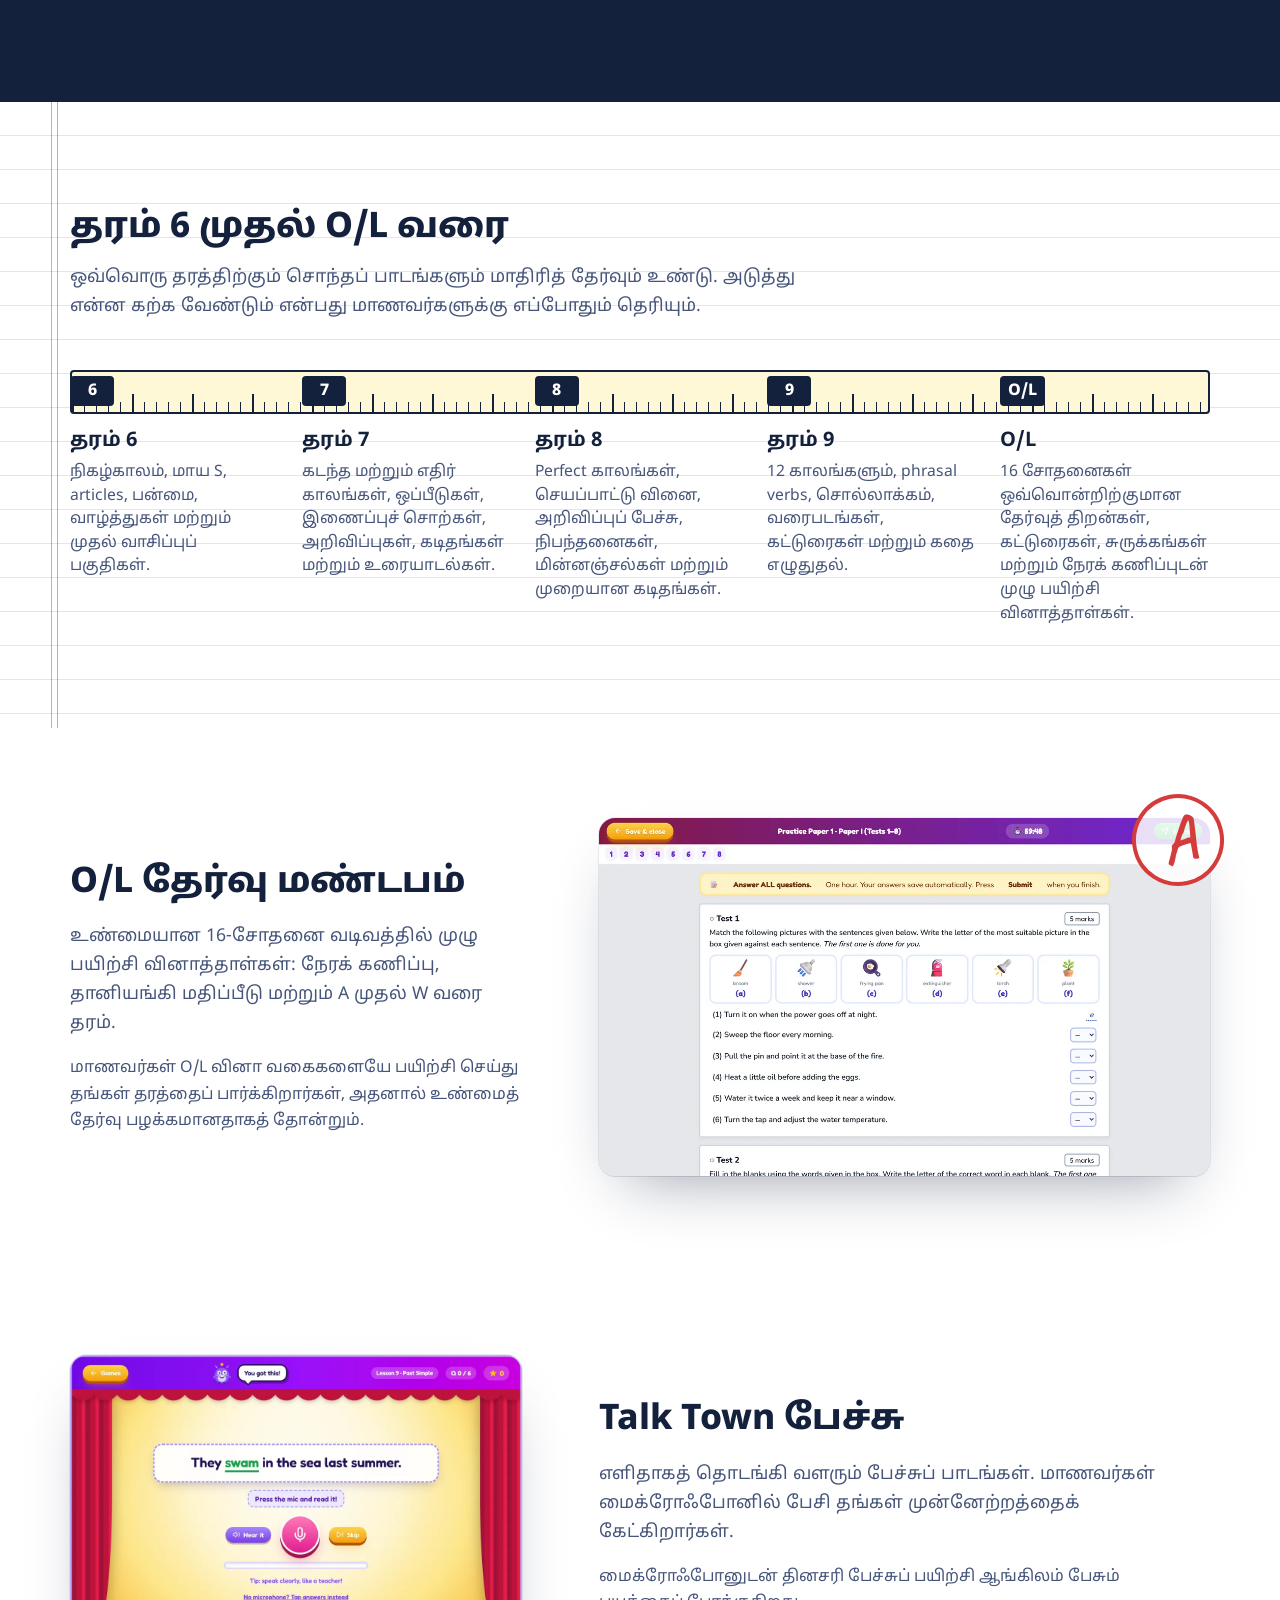
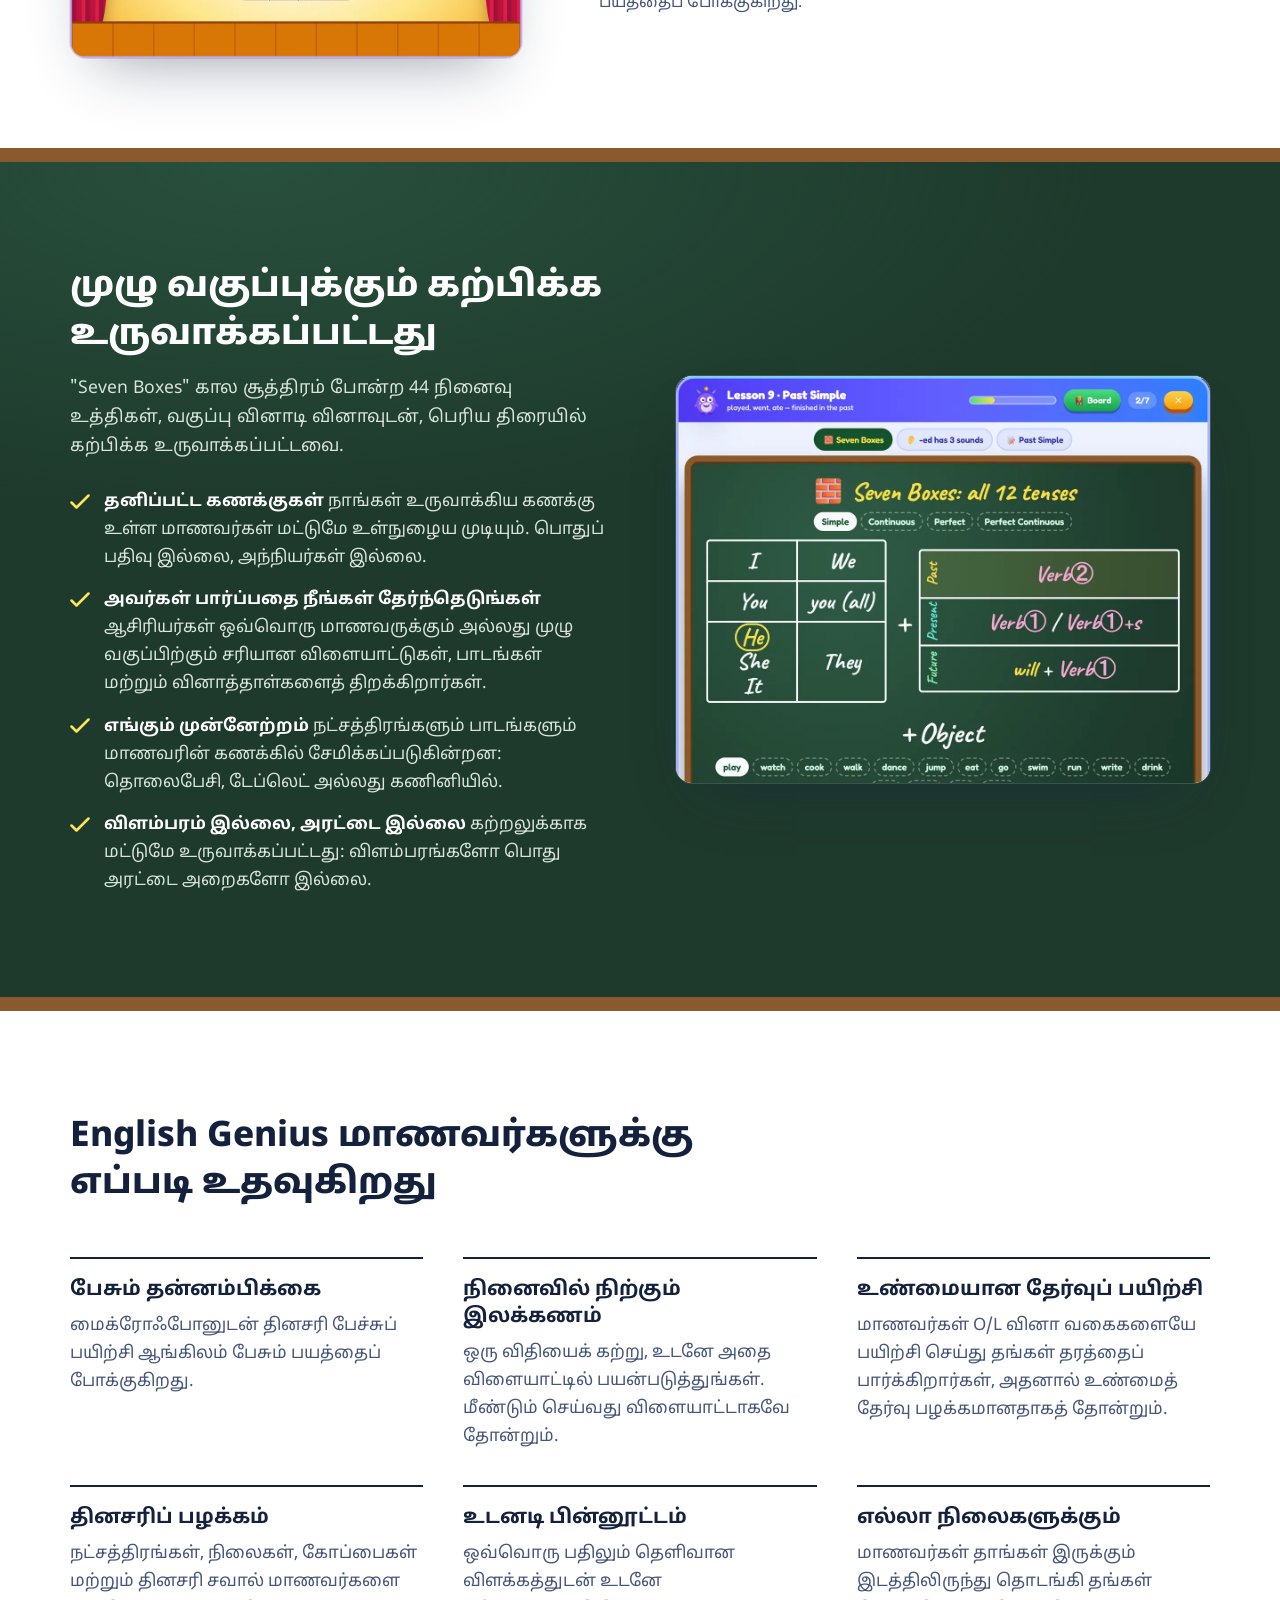
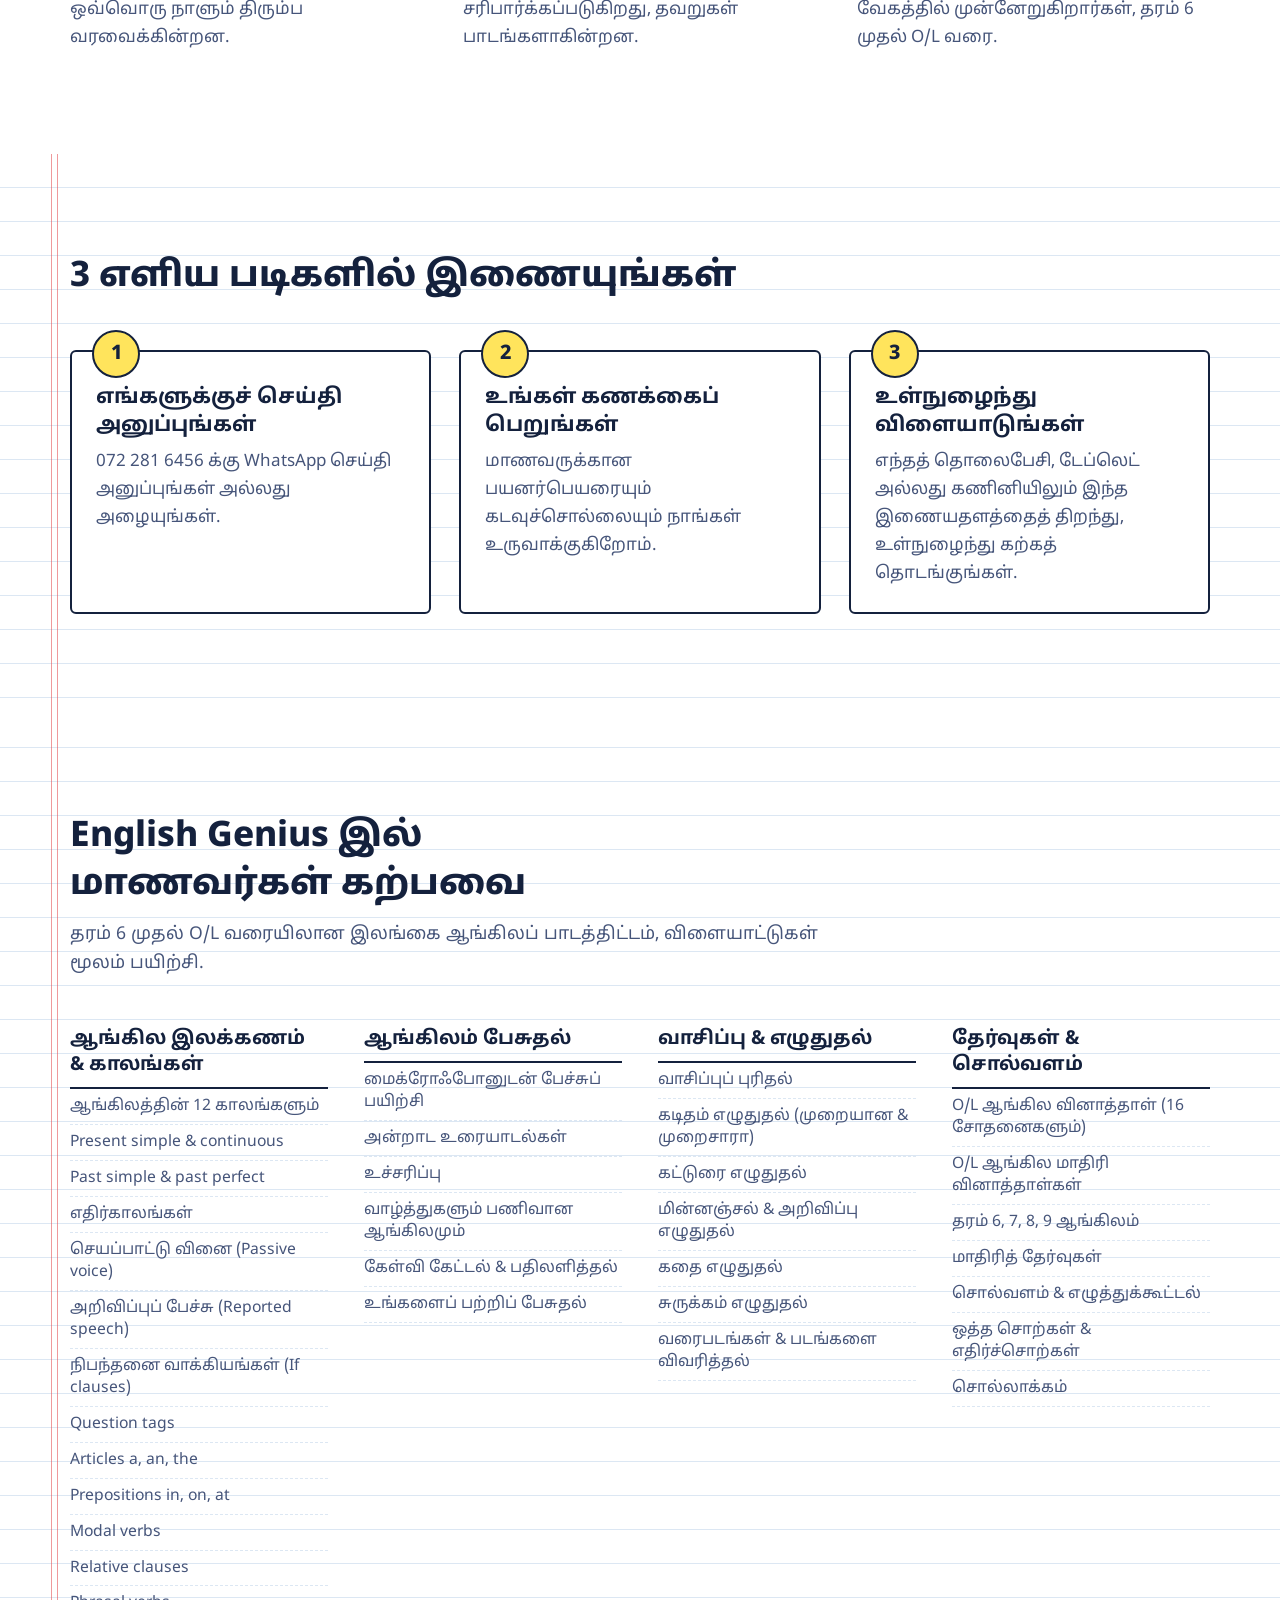
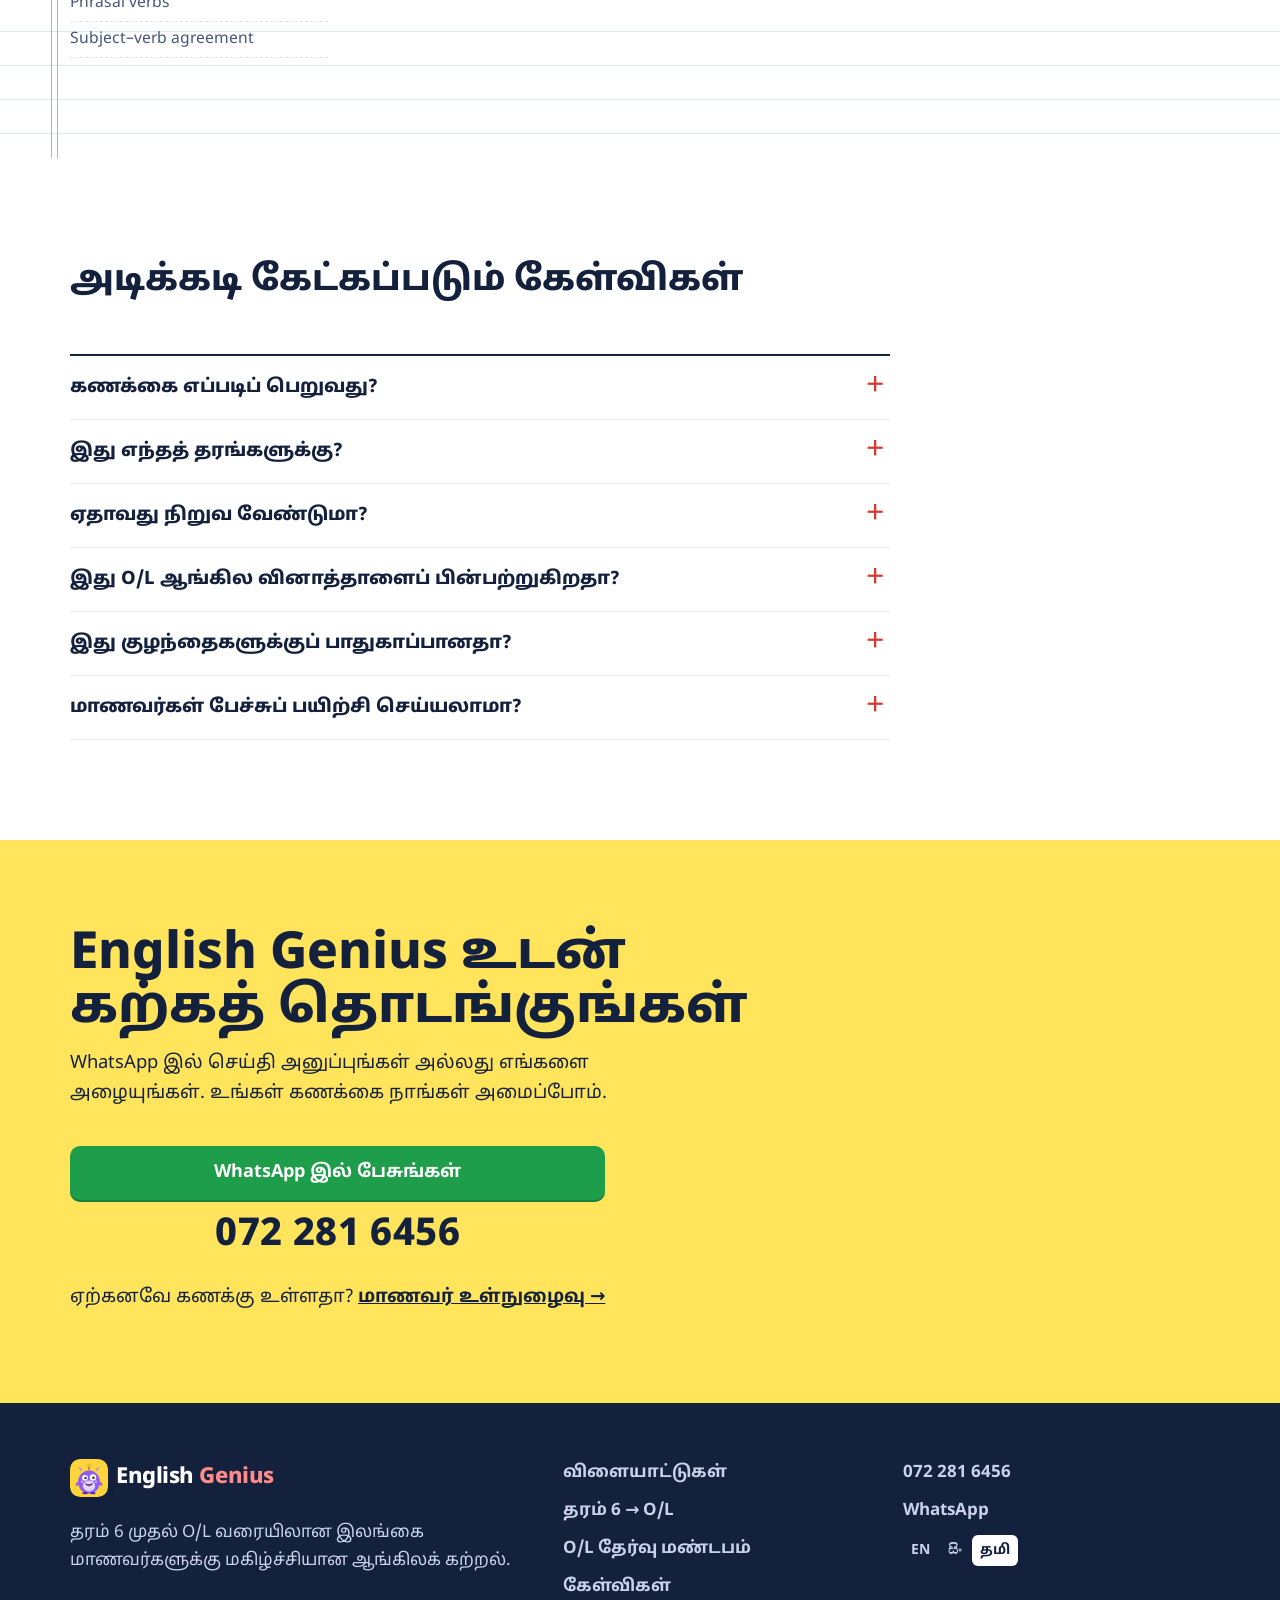
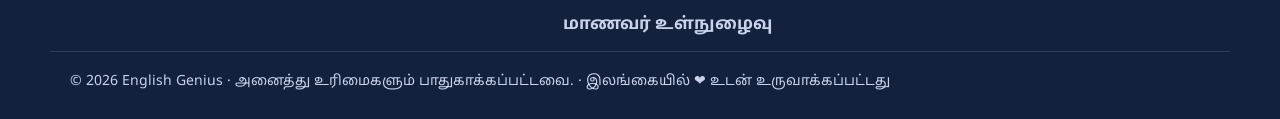
<file: ta/index.html>
<!DOCTYPE html>
<html lang="ta">
<head>
<meta charset="UTF-8">
<meta name="viewport" content="width=device-width, initial-scale=1, viewport-fit=cover">
<title>English Genius | O/L ஆங்கிலம் &amp; ஆங்கில இலக்கணம்</title>
<meta name="description" content="English Genius: இலங்கை மாணவர்களுக்கு இணையத்தில் ஆங்கிலம் கற்க 43 விளையாட்டுகள், 103 இலக்கணப் பாடங்கள், 12 காலங்கள், ஆங்கிலம் பேசுதல் மற்றும் O/L ஆங்கில மாதிரி வினாத்தாள்கள். தரம் 6–11.">
<link rel="canonical" href="https://englishgenius.campusflow.cc/ta/">
<link rel="alternate" hreflang="en" href="https://englishgenius.campusflow.cc/">
<link rel="alternate" hreflang="si" href="https://englishgenius.campusflow.cc/si/">
<link rel="alternate" hreflang="ta" href="https://englishgenius.campusflow.cc/ta/">
<link rel="alternate" hreflang="x-default" href="https://englishgenius.campusflow.cc/">
<meta name="robots" content="index, follow, max-image-preview:large">
<meta name="theme-color" content="#14213D">
<meta name="color-scheme" content="light">

<meta property="og:type" content="website">
<meta property="og:site_name" content="English Genius">
<meta name="application-name" content="English Genius">
<meta name="apple-mobile-web-app-title" content="English Genius">
<meta property="og:title" content="English Genius: O/L ஆங்கிலம், இலக்கணம் &amp; ஆங்கிலம் பேசுதல்">
<meta property="og:description" content="தரம் 6 முதல் O/L வரையிலான மாணவர்களுக்கு விளையாட்டுகள், பாடங்கள், பேச்சுப் பயிற்சி மற்றும் O/L வினாத்தாள்கள்.">
<meta property="og:url" content="https://englishgenius.campusflow.cc/ta/">
<meta property="og:image" content="https://englishgenius.campusflow.cc/assets/og-image.png">
<meta property="og:image:width" content="1200">
<meta property="og:image:height" content="630">
<meta property="og:locale" content="ta_LK">
<meta name="twitter:card" content="summary_large_image">
<meta name="twitter:title" content="English Genius: O/L ஆங்கிலம், இலக்கணம் &amp; ஆங்கிலம் பேசுதல்">
<meta name="twitter:description" content="தரம் 6 முதல் O/L வரையிலான மாணவர்களுக்கு விளையாட்டுகள், பாடங்கள், பேச்சுப் பயிற்சி மற்றும் O/L வினாத்தாள்கள்.">
<meta name="twitter:image" content="https://englishgenius.campusflow.cc/assets/og-image.png">
<link rel="icon" href="../favicon.ico" sizes="32x32">
<link rel="icon" href="../assets/icon.svg" type="image/svg+xml">
<link rel="apple-touch-icon" href="../assets/icon-180.png">
<link rel="manifest" href="../manifest.webmanifest">
<link rel="preconnect" href="https://fonts.googleapis.com">
<link rel="preconnect" href="https://fonts.gstatic.com" crossorigin>
<link href="https://fonts.googleapis.com/css2?family=Bricolage+Grotesque:opsz,wght@12..96,600;12..96,800&family=Lexend:wght@400;600;700&family=Caveat:wght@600;700&family=Noto+Sans+Tamil:wght@500;700;800&display=swap" rel="stylesheet">
<link rel="preload" as="image" href="../assets/shots/feed.webp" type="image/webp">
<link rel="stylesheet" href="../assets/site.css?v=mvhz185x">
<script type="application/ld+json">{"@context":"https://schema.org","@graph":[{"@type":"EducationalOrganization","@id":"https://englishgenius.campusflow.cc/#org","name":"English Genius","alternateName":["English Genius Sri Lanka","EnglishGenius"],"url":"https://englishgenius.campusflow.cc/","logo":"https://englishgenius.campusflow.cc/assets/icon-512.png","slogan":"English Genius: O/L English, grammar and spoken English","knowsAbout":["All 12 English tenses","Present simple & continuous","Past simple & past perfect","Future tenses","Passive voice","Reported speech","Conditionals (if clauses)","Question tags","Articles a, an, the","Prepositions in, on, at","Modal verbs","Relative clauses","Phrasal verbs","Subject–verb agreement","Speaking practice with the microphone","Everyday conversations","Pronunciation","Greetings and polite English","Asking and answering questions","Talking about yourself","Reading comprehension","Letter writing (formal and informal)","Essay writing","Email and notice writing","Story writing","Summary writing","Describing charts and pictures","O/L English paper (all 16 tests)","O/L English model papers","Grade 6, 7, 8 and 9 English","Mock exams","Vocabulary and spelling","Synonyms and antonyms","Word formation"],"description":"English Genius: இலங்கை மாணவர்களுக்கு இணையத்தில் ஆங்கிலம் கற்க 43 விளையாட்டுகள், 103 இலக்கணப் பாடங்கள், 12 காலங்கள், ஆங்கிலம் பேசுதல் மற்றும் O/L ஆங்கில மாதிரி வினாத்தாள்கள். தரம் 6–11.","areaServed":{"@type":"Country","name":"Sri Lanka"},"address":{"@type":"PostalAddress","addressCountry":"LK"},"contactPoint":{"@type":"ContactPoint","telephone":"+94722816456","contactType":"customer support","areaServed":"LK","availableLanguage":["English","Sinhala","Tamil"]}},{"@type":"WebSite","@id":"https://englishgenius.campusflow.cc/#site","name":"English Genius","alternateName":["English Genius Sri Lanka","EnglishGenius"],"url":"https://englishgenius.campusflow.cc/","inLanguage":["en","si","ta"],"publisher":{"@id":"https://englishgenius.campusflow.cc/#org"}},{"@type":"WebPage","name":"English Genius | O/L ஆங்கிலம் & ஆங்கில இலக்கணம்","description":"English Genius: இலங்கை மாணவர்களுக்கு இணையத்தில் ஆங்கிலம் கற்க 43 விளையாட்டுகள், 103 இலக்கணப் பாடங்கள், 12 காலங்கள், ஆங்கிலம் பேசுதல் மற்றும் O/L ஆங்கில மாதிரி வினாத்தாள்கள். தரம் 6–11.","url":"https://englishgenius.campusflow.cc/ta/","inLanguage":"ta","isPartOf":{"@id":"https://englishgenius.campusflow.cc/#site"},"about":{"@id":"https://englishgenius.campusflow.cc/#org"},"keywords":"English Genius, O/L English, spoken English, English grammar, English tenses, learn English online Sri Lanka, ஆங்கிலத்தின் 12 காலங்களும், Present simple & continuous, Past simple & past perfect, எதிர்காலங்கள், செயப்பாட்டு வினை (Passive voice), அறிவிப்புப் பேச்சு (Reported speech), நிபந்தனை வாக்கியங்கள் (If clauses), Question tags, Articles a, an, the, Prepositions in, on, at, Modal verbs, Relative clauses, Phrasal verbs, Subject–verb agreement, மைக்ரோஃபோனுடன் பேச்சுப் பயிற்சி, அன்றாட உரையாடல்கள், உச்சரிப்பு, வாழ்த்துகளும் பணிவான ஆங்கிலமும், கேள்வி கேட்டல் & பதிலளித்தல், உங்களைப் பற்றிப் பேசுதல், வாசிப்புப் புரிதல், கடிதம் எழுதுதல் (முறையான & முறைசாரா), கட்டுரை எழுதுதல், மின்னஞ்சல் & அறிவிப்பு எழுதுதல், கதை எழுதுதல், சுருக்கம் எழுதுதல், வரைபடங்கள் & படங்களை விவரித்தல், O/L ஆங்கில வினாத்தாள் (16 சோதனைகளும்), O/L ஆங்கில மாதிரி வினாத்தாள்கள், தரம் 6, 7, 8, 9 ஆங்கிலம், மாதிரித் தேர்வுகள், சொல்வளம் & எழுத்துக்கூட்டல், ஒத்த சொற்கள் & எதிர்ச்சொற்கள், சொல்லாக்கம்","primaryImageOfPage":"https://englishgenius.campusflow.cc/assets/og-image.png"},{"@type":"FAQPage","inLanguage":"ta","mainEntity":[{"@type":"Question","name":"கணக்கை எப்படிப் பெறுவது?","acceptedAnswer":{"@type":"Answer","text":"072 281 6456 இல் WhatsApp அல்லது தொலைபேசி மூலம் எங்களைத் தொடர்பு கொள்ளுங்கள். நாங்கள் கணக்கை உருவாக்கி பயனர்பெயரையும் கடவுச்சொல்லையும் அனுப்புவோம்."}},{"@type":"Question","name":"இது எந்தத் தரங்களுக்கு?","acceptedAnswer":{"@type":"Answer","text":"தரம் 6, 7, 8, 9 மற்றும் O/L (தரம் 10, 11). ஒவ்வொரு தரத்திற்கும் சொந்தப் பாடங்களும் மாதிரித் தேர்வும் உண்டு."}},{"@type":"Question","name":"ஏதாவது நிறுவ வேண்டுமா?","acceptedAnswer":{"@type":"Answer","text":"இல்லை. இது தொலைபேசி, டேப்லெட் மற்றும் கணினிகளின் இணைய உலாவியில் இயங்குகிறது. செயலி போல முகப்புத் திரையிலும் சேர்க்கலாம்."}},{"@type":"Question","name":"இது O/L ஆங்கில வினாத்தாளைப் பின்பற்றுகிறதா?","acceptedAnswer":{"@type":"Answer","text":"ஆம். பயிற்சி வினாத்தாள்கள் O/L ஆங்கில வினாத்தாளின் 16-சோதனை வடிவத்தைப் பின்பற்றுகின்றன, சொந்த வினாக்கள் மற்றும் மதிப்பீட்டு வழிகாட்டியுடன்."}},{"@type":"Question","name":"இது குழந்தைகளுக்குப் பாதுகாப்பானதா?","acceptedAnswer":{"@type":"Answer","text":"ஆம். பொதுப் பதிவு, விளம்பரங்கள் அல்லது அந்நியர்களுடன் அரட்டை இல்லை. ஒவ்வொரு மாணவரும் எதைத் திறக்கலாம் என்பதை ஆசிரியர்கள் கட்டுப்படுத்துகிறார்கள்."}},{"@type":"Question","name":"மாணவர்கள் பேச்சுப் பயிற்சி செய்யலாமா?","acceptedAnswer":{"@type":"Answer","text":"ஆம். Talk Town பாடங்களும் குரல் விளையாட்டுகளும் மைக்ரோஃபோனைப் பயன்படுத்துகின்றன, எனவே மாணவர்கள் பேசவும் கேட்கவும் பயிற்சி செய்யலாம்."}}]}]}</script>
</head>
<body class="lang-ta">
<a class="skip" href="#main">உள்ளடக்கத்திற்குச் செல்லவும்</a>

<header class="bar">
  <nav class="nav wrap" aria-label="Main">
    <a class="logo" href="../" aria-label="English Genius home"><img class="mark" src="../assets/icon.svg" width="38" height="38" alt=""><span>English <b>Genius</b></span></a>
    <button class="menuBtn" aria-expanded="false" aria-controls="navLinks"><span class="sr">பட்டியல்</span><i></i><i></i><i></i></button>
    <div class="navLinks" id="navLinks">
      <a href="#games">விளையாட்டுகள்</a>
      <a class="nOpt2" href="#path">தரம் 6 → O/L</a>
      <a class="nOpt" href="#exam">O/L தேர்வு மண்டபம்</a>
      <a class="nOpt" href="#teachers">ஆசிரியர்களுக்கு</a>
      <a class="nOpt" href="#faq">கேள்விகள்</a>
      <div class="langs" role="group" aria-label="மொழி"><a href=".././" hreflang="en" lang="en">EN</a><a href="../si/" hreflang="si" lang="si">සිං</a><a href="../ta/" hreflang="ta" lang="ta" aria-current="page">தமி</a></div>
      <a class="btn btnLine" href="../app/login.html" rel="nofollow">மாணவர் உள்நுழைவு</a>
      <a class="btn btnWa" href="https://wa.me/94722816456?text=%E0%AE%B5%E0%AE%A3%E0%AE%95%E0%AF%8D%E0%AE%95%E0%AE%AE%E0%AF%8D!%20%E0%AE%A8%E0%AE%BE%E0%AE%A9%E0%AF%8D%20English%20Genius%20%E0%AE%87%E0%AE%B2%E0%AF%8D%20%E0%AE%87%E0%AE%A3%E0%AF%88%E0%AE%AF%20%E0%AE%B5%E0%AE%BF%E0%AE%B0%E0%AF%81%E0%AE%AE%E0%AF%8D%E0%AE%AA%E0%AF%81%E0%AE%95%E0%AE%BF%E0%AE%B1%E0%AF%87%E0%AE%A9%E0%AF%8D." data-wa target="_blank" rel="noopener">இணையுங்கள்</a>
    </div>
  </nav>
</header>

<main id="main">
  <section class="hero paper">
    <div class="wrap heroIn">
      <div class="heroText">
        <p class="bookHead"><span>பெயர் <i></i></span><span>தரம் <b>6 → O/L</b></span></p>
        <h1>ஆங்கிலத்தை <em>மகிழ்ச்சியாக</em> கற்று, O/L தேர்வில் <span class="u">ஜொலியுங்கள்</span>.</h1>
        <p class="lead">விளையாட்டுகள், பாடங்கள், பேச்சுப் பயிற்சி மற்றும் உண்மையான தேர்வு வினாத்தாள்கள், தரம் 6 முதல் O/L வரையிலான மாணவர்களுக்கு ஒரே பாதுகாப்பான செயலியில்.</p>
        <div class="ctas">
          <a class="btn btnWa big" href="https://wa.me/94722816456?text=%E0%AE%B5%E0%AE%A3%E0%AE%95%E0%AF%8D%E0%AE%95%E0%AE%AE%E0%AF%8D!%20%E0%AE%A8%E0%AE%BE%E0%AE%A9%E0%AF%8D%20English%20Genius%20%E0%AE%87%E0%AE%B2%E0%AF%8D%20%E0%AE%87%E0%AE%A3%E0%AF%88%E0%AE%AF%20%E0%AE%B5%E0%AE%BF%E0%AE%B0%E0%AF%81%E0%AE%AE%E0%AF%8D%E0%AE%AA%E0%AF%81%E0%AE%95%E0%AE%BF%E0%AE%B1%E0%AF%87%E0%AE%A9%E0%AF%8D." data-wa target="_blank" rel="noopener"><svg aria-hidden="true" viewBox="0 0 32 32" class="ico"><path fill="currentColor" d="M16 3a13 13 0 0 0-11.2 19.6L3 29l6.6-1.7A13 13 0 1 0 16 3Zm0 23.6a10.6 10.6 0 0 1-5.4-1.5l-.4-.2-3.9 1 1-3.8-.2-.4A10.6 10.6 0 1 1 16 26.6Zm5.8-7.9c-.3-.2-1.9-.9-2.2-1s-.5-.2-.7.2-.8 1-1 1.2-.4.2-.7 0a8.6 8.6 0 0 1-4.3-3.7c-.3-.6.3-.5.9-1.6a.6.6 0 0 0 0-.5l-1-2.4c-.3-.6-.5-.5-.7-.5h-.6a1.2 1.2 0 0 0-.9.4 3.6 3.6 0 0 0-1.1 2.7 6.3 6.3 0 0 0 1.3 3.3 14.4 14.4 0 0 0 5.5 4.9c2 .9 2.8.9 3.8.8a3.3 3.3 0 0 0 2.1-1.5 2.7 2.7 0 0 0 .2-1.5c-.1-.2-.3-.3-.6-.4Z"/></svg>WhatsApp இல் பேசுங்கள்</a>
          <a class="btn btnLine big" href="../app/login.html" rel="nofollow">மாணவர் உள்நுழைவு</a>
        </div>
        <p class="phoneLine"><a href="tel:+94722816456" data-tel><span data-phone>072 281 6456</span></a> · கணக்குகளை எங்கள் ஆசிரியர்கள் உருவாக்குகிறார்கள். இணைய WhatsApp இல் செய்தி அனுப்புங்கள்.</p>
      </div>
      <div class="heroShots">
        <figure class="shot main"><img src="../assets/shots/feed.webp" width="1200" height="804" alt="Feed Verby விளையாட்டு: அரக்கனுக்கு உணவளிக்க சரியான சொல்லைத் தேர்ந்தெடுங்கள்" fetchpriority="high"></figure>
        <figure class="shot side"><img src="../assets/shots/board.webp" width="1200" height="681" alt="12 காலங்களுக்குமான Seven Boxes கரும்பலகை உத்தி" loading="lazy" decoding="async"></figure>
        <p class="note n1">இது போன்ற 43 விளையாட்டுகள்!</p>
      </div>
    </div>
  </section>

  <section class="report wrap" aria-labelledby="rcT">
    <div class="rcCard">
      <div class="rcHead"><h2 id="rcT">முன்னேற்ற அறிக்கை</h2><span>English Genius · 2026</span></div>
      <table>
        <thead><tr><th scope="col">செயலியில்</th><th scope="col">எண்ணிக்கை</th></tr></thead>
        <tbody>
          <tr><td>வேடிக்கை விளையாட்டுகள்</td><td class="mark">43</td></tr>
          <tr><td>பாடங்கள்</td><td class="mark">103</td></tr>
          <tr><td>காலங்கள் விளக்கம்</td><td class="mark">12</td></tr>
          <tr><td>கரும்பலகை உத்திகள்</td><td class="mark">44</td></tr>
          <tr><td>மாயச் சொல் அட்டைகள்</td><td class="mark">334</td></tr>
          <tr><td>முழு O/L பயிற்சி வினாத்தாள்கள்</td><td class="mark">3</td></tr>
        </tbody>
      </table>
      <p class="remark"><svg class="tick red" viewBox="0 0 40 32" aria-hidden="true"><path d="M3 17l10 10L37 3"/></svg>மிகச் சிறப்பு. தொடர்ந்து செய்யுங்கள்!</p>
    </div>
    <div class="rcText">
      <h2>ஒரே செயலி, ஆங்கிலத்தின் ஒவ்வொரு பகுதியும்</h2>
      <p>முதல் &quot;I play / he plays&quot; முதல் நேரக் கணிப்புடன் கூடிய முழு O/L வினாத்தாள் வரை. மாணவர்கள் பாடத்தைக் கற்று, பின்னர் விளையாடுகிறார்கள்.</p>
      <ol class="loop">
        <li><b>இலக்கணப் பள்ளி</b><span>படங்கள், ஒலி மற்றும் உடனடி பின்னூட்டத்துடன் 103 சிறு பாடங்கள், தரம் 6 முதல் O/L வரை, ஒவ்வொரு தரத்திற்கும் மாதிரித் தேர்வுடன்.</span></li>
        <li><b>விளையாட்டு அரங்கம்</b><span>3D பந்தயம், நிஞ்ஜா விளையாட்டுகள், கோட்டைப் பாதுகாப்பு மற்றும் விண்வெளி விளையாட்டு உட்பட 43 விளையாட்டுகள். ஒவ்வொரு விளையாட்டும் மாணவர் இப்போது கற்ற பாடத்தையே பயன்படுத்துகிறது.</span></li>
        <li><b>தினசரிப் பழக்கம்</b><span>நட்சத்திரங்கள், நிலைகள், கோப்பைகள் மற்றும் தினசரி சவால் மாணவர்களை ஒவ்வொரு நாளும் திரும்ப வரவைக்கின்றன.</span></li>
      </ol>
    </div>
  </section>

  <section class="games" id="games">
    <div class="wrap">
      <div class="secHead"><h2>சில விளையாட்டுகளைச் சந்தியுங்கள்</h2><p>ஒவ்வொரு விளையாட்டும் உண்மையான விளையாட்டு: மீண்டும் மீண்டும் விளையாட உருவாக்கப்பட்டது, ஒருபோதும் சலிப்பான பயிற்சித்தாள் அல்ல.</p></div>
      <div class="bento"><figure class="gm big"><div class="shot"><img src="../assets/shots/fruitquest.webp" width="1200" height="804" alt="Fruit Ninja Quest: ஒரு முழு நிலையை ஆராய்ந்து, வாக்கிய வரிசைப்படி சொல்-பழங்களை வெட்டுங்கள்." loading="lazy" decoding="async"></div><figcaption><span class="tag">அதிரடி</span><b>Fruit Ninja Quest</b><span>ஒரு முழு நிலையை ஆராய்ந்து, வாக்கிய வரிசைப்படி சொல்-பழங்களை வெட்டுங்கள்.</span></figcaption></figure><figure class="gm"><div class="shot"><img src="../assets/shots/kart.webp" width="1200" height="804" alt="Turbo Kart 3D: சரியான சொல்லுடைய வாயில் வழியாக ஓட்டுங்கள்!" loading="lazy" decoding="async"></div><figcaption><span class="tag">3D</span><b>Turbo Kart 3D</b><span>சரியான சொல்லுடைய வாயில் வழியாக ஓட்டுங்கள்!</span></figcaption></figure><figure class="gm"><div class="shot"><img src="../assets/shots/castle.webp" width="1200" height="804" alt="Castle Defense: அரக்கன் வருவதற்குள் சரியான சொல்லுடைய பீரங்கியைச் சுடுங்கள்." loading="lazy" decoding="async"></div><figcaption><span class="tag">அதிரடி</span><b>Castle Defense</b><span>அரக்கன் வருவதற்குள் சரியான சொல்லுடைய பீரங்கியைச் சுடுங்கள்.</span></figcaption></figure><figure class="gm"><div class="shot"><img src="../assets/shots/miner.webp" width="1200" height="804" alt="Letter Miner: தங்க எழுத்துகளைத் தோண்டி விடுபட்ட சொல்லை எழுதுங்கள்." loading="lazy" decoding="async"></div><figcaption><span class="tag">அதிரடி</span><b>Letter Miner</b><span>தங்க எழுத்துகளைத் தோண்டி விடுபட்ட சொல்லை எழுதுங்கள்.</span></figcaption></figure><figure class="gm"><div class="shot"><img src="../assets/shots/bowling.webp" width="1200" height="804" alt="Bowling 3D: சரியான சொல்லுடைய குச்சிகளை நோக்கிப் பந்தை உருட்டுங்கள். ஸ்ட்ரைக்!" loading="lazy" decoding="async"></div><figcaption><span class="tag">3D</span><b>Bowling 3D</b><span>சரியான சொல்லுடைய குச்சிகளை நோக்கிப் பந்தை உருட்டுங்கள். ஸ்ட்ரைக்!</span></figcaption></figure><figure class="gm"><div class="shot"><img src="../assets/shots/escape.webp" width="1200" height="804" alt="Escape Room: நேரத்திற்கு எதிராக, மூன்று வகைப் புதிர்களால் ஆறு பூட்டுகளைத் திறங்கள்." loading="lazy" decoding="async"></div><figcaption><span class="tag">மூளை</span><b>Escape Room</b><span>நேரத்திற்கு எதிராக, மூன்று வகைப் புதிர்களால் ஆறு பூட்டுகளைத் திறங்கள்.</span></figcaption></figure><figure class="gm"><div class="shot"><img src="../assets/shots/asteroids.webp" width="1200" height="804" alt="Asteroid Defender 3D: 3D விண்வெளியில் சரியான சொல்லுடைய கல்லைத் தகர்த்திடுங்கள்." loading="lazy" decoding="async"></div><figcaption><span class="tag">3D</span><b>Asteroid Defender 3D</b><span>3D விண்வெளியில் சரியான சொல்லுடைய கல்லைத் தகர்த்திடுங்கள்.</span></figcaption></figure><figure class="gm"><div class="shot"><img src="../assets/shots/ninja.webp" width="1200" height="804" alt="Word Ninja: ஓடி, குதித்து, சரியான சொல்லை வைத்திருக்கும் நிஞ்ஜாவை வெல்லுங்கள்." loading="lazy" decoding="async"></div><figcaption><span class="tag">அதிரடி</span><b>Word Ninja</b><span>ஓடி, குதித்து, சரியான சொல்லை வைத்திருக்கும் நிஞ்ஜாவை வெல்லுங்கள்.</span></figcaption></figure><figure class="gm"><div class="shot"><img src="../assets/shots/duel.webp" width="1200" height="804" alt="Word Duel: நீங்கள் முன்னேறும் அளவுக்குப் புத்திசாலியாகும் ரோபோவுடன் போட்டியிடுங்கள்." loading="lazy" decoding="async"></div><figcaption><span class="tag">மூளை</span><b>Word Duel</b><span>நீங்கள் முன்னேறும் அளவுக்குப் புத்திசாலியாகும் ரோபோவுடன் போட்டியிடுங்கள்.</span></figcaption></figure></div>
      <p class="more">+ உள்ளே இன்னும் 34 விளையாட்டுகள்</p>
    </div>
  </section>

  <section class="path paper" id="path">
    <div class="wrap">
      <div class="secHead"><h2>தரம் 6 முதல் O/L வரை</h2><p>ஒவ்வொரு தரத்திற்கும் சொந்தப் பாடங்களும் மாதிரித் தேர்வும் உண்டு. அடுத்து என்ன கற்க வேண்டும் என்பது மாணவர்களுக்கு எப்போதும் தெரியும்.</p></div>
      <ol class="ruler">
        <li><span class="mk">6</span><h3>தரம் 6</h3><p>நிகழ்காலம், மாய S, articles, பன்மை, வாழ்த்துகள் மற்றும் முதல் வாசிப்புப் பகுதிகள்.</p></li>
        <li><span class="mk">7</span><h3>தரம் 7</h3><p>கடந்த மற்றும் எதிர் காலங்கள், ஒப்பீடுகள், இணைப்புச் சொற்கள், அறிவிப்புகள், கடிதங்கள் மற்றும் உரையாடல்கள்.</p></li>
        <li><span class="mk">8</span><h3>தரம் 8</h3><p>Perfect காலங்கள், செயப்பாட்டு வினை, அறிவிப்புப் பேச்சு, நிபந்தனைகள், மின்னஞ்சல்கள் மற்றும் முறையான கடிதங்கள்.</p></li>
        <li><span class="mk">9</span><h3>தரம் 9</h3><p>12 காலங்களும், phrasal verbs, சொல்லாக்கம், வரைபடங்கள், கட்டுரைகள் மற்றும் கதை எழுதுதல்.</p></li>
        <li><span class="mk">O/L</span><h3>O/L</h3><p>16 சோதனைகள் ஒவ்வொன்றிற்குமான தேர்வுத் திறன்கள், கட்டுரைகள், சுருக்கங்கள் மற்றும் நேரக் கணிப்புடன் முழு பயிற்சி வினாத்தாள்கள்.</p></li>
      </ol>
    </div>
  </section>

  <section class="split wrap" id="exam">
    <div class="splitText">
      <h2>O/L தேர்வு மண்டபம்</h2>
      <p>உண்மையான 16-சோதனை வடிவத்தில் முழு பயிற்சி வினாத்தாள்கள்: நேரக் கணிப்பு, தானியங்கி மதிப்பீடு மற்றும் A முதல் W வரை தரம்.</p>
      <p class="sub2">மாணவர்கள் O/L வினா வகைகளையே பயிற்சி செய்து தங்கள் தரத்தைப் பார்க்கிறார்கள், அதனால் உண்மைத் தேர்வு பழக்கமானதாகத் தோன்றும்.</p>
    </div>
    <figure class="shot exam"><img src="../assets/shots/hall.webp" width="1200" height="703" alt="உண்மையான 16-சோதனை வடிவத்தில் O/L பயிற்சி வினாத்தாள்" loading="lazy" decoding="async"><span class="grade" aria-hidden="true">A</span></figure>
  </section>

  <section class="split wrap rev" id="talk">
    <div class="splitText">
      <h2>Talk Town பேச்சு</h2>
      <p>எளிதாகத் தொடங்கி வளரும் பேச்சுப் பாடங்கள். மாணவர்கள் மைக்ரோஃபோனில் பேசி தங்கள் முன்னேற்றத்தைக் கேட்கிறார்கள்.</p>
      <p class="sub2">மைக்ரோஃபோனுடன் தினசரி பேச்சுப் பயிற்சி ஆங்கிலம் பேசும் பயத்தைப் போக்குகிறது.</p>
    </div>
    <figure class="shot"><img src="../assets/shots/speak.webp" width="1200" height="804" alt="Say It Star: மைக்ரோஃபோனைப் பயன்படுத்தும் பேச்சு விளையாட்டு" loading="lazy" decoding="async"></figure>
  </section>

  <section class="board" id="teachers">
    <div class="wrap boardIn">
      <div class="boardText">
        <h2>முழு வகுப்புக்கும் கற்பிக்க உருவாக்கப்பட்டது</h2>
        <p>&quot;Seven Boxes&quot; கால சூத்திரம் போன்ற 44 நினைவு உத்திகள், வகுப்பு வினாடி வினாவுடன், பெரிய திரையில் கற்பிக்க உருவாக்கப்பட்டவை.</p>
        <ul class="chalkList">
          <li><b>தனிப்பட்ட கணக்குகள்</b> நாங்கள் உருவாக்கிய கணக்கு உள்ள மாணவர்கள் மட்டுமே உள்நுழைய முடியும். பொதுப் பதிவு இல்லை, அந்நியர்கள் இல்லை.</li>
          <li><b>அவர்கள் பார்ப்பதை நீங்கள் தேர்ந்தெடுங்கள்</b> ஆசிரியர்கள் ஒவ்வொரு மாணவருக்கும் அல்லது முழு வகுப்பிற்கும் சரியான விளையாட்டுகள், பாடங்கள் மற்றும் வினாத்தாள்களைத் திறக்கிறார்கள்.</li>
          <li><b>எங்கும் முன்னேற்றம்</b> நட்சத்திரங்களும் பாடங்களும் மாணவரின் கணக்கில் சேமிக்கப்படுகின்றன: தொலைபேசி, டேப்லெட் அல்லது கணினியில்.</li>
          <li><b>விளம்பரம் இல்லை, அரட்டை இல்லை</b> கற்றலுக்காக மட்டுமே உருவாக்கப்பட்டது: விளம்பரங்களோ பொது அரட்டை அறைகளோ இல்லை.</li>
        </ul>
      </div>
      <figure class="shot dark"><img src="../assets/shots/lesson.webp" width="1200" height="914" alt="கரும்பலகை உத்தியுடன் ஒரு பாடம்" loading="lazy" decoding="async"></figure>
    </div>
  </section>

  <section class="helps wrap" id="help">
    <div class="secHead"><h2>English Genius மாணவர்களுக்கு எப்படி உதவுகிறது</h2></div>
    <ul class="ticks">
      <li><h3>பேசும் தன்னம்பிக்கை</h3><p>மைக்ரோஃபோனுடன் தினசரி பேச்சுப் பயிற்சி ஆங்கிலம் பேசும் பயத்தைப் போக்குகிறது.</p></li>
      <li><h3>நினைவில் நிற்கும் இலக்கணம்</h3><p>ஒரு விதியைக் கற்று, உடனே அதை விளையாட்டில் பயன்படுத்துங்கள். மீண்டும் செய்வது விளையாட்டாகவே தோன்றும்.</p></li>
      <li><h3>உண்மையான தேர்வுப் பயிற்சி</h3><p>மாணவர்கள் O/L வினா வகைகளையே பயிற்சி செய்து தங்கள் தரத்தைப் பார்க்கிறார்கள், அதனால் உண்மைத் தேர்வு பழக்கமானதாகத் தோன்றும்.</p></li>
      <li><h3>தினசரிப் பழக்கம்</h3><p>நட்சத்திரங்கள், நிலைகள், கோப்பைகள் மற்றும் தினசரி சவால் மாணவர்களை ஒவ்வொரு நாளும் திரும்ப வரவைக்கின்றன.</p></li>
      <li><h3>உடனடி பின்னூட்டம்</h3><p>ஒவ்வொரு பதிலும் தெளிவான விளக்கத்துடன் உடனே சரிபார்க்கப்படுகிறது, தவறுகள் பாடங்களாகின்றன.</p></li>
      <li><h3>எல்லா நிலைகளுக்கும்</h3><p>மாணவர்கள் தாங்கள் இருக்கும் இடத்திலிருந்து தொடங்கி தங்கள் வேகத்தில் முன்னேறுகிறார்கள், தரம் 6 முதல் O/L வரை.</p></li>
    </ul>
  </section>

  <section class="join paper" id="join">
    <div class="wrap">
      <div class="secHead"><h2>3 எளிய படிகளில் இணையுங்கள்</h2></div>
      <ol class="steps">
        <li><h3>எங்களுக்குச் செய்தி அனுப்புங்கள்</h3><p>072 281 6456 க்கு WhatsApp செய்தி அனுப்புங்கள் அல்லது அழையுங்கள்.</p></li>
        <li><h3>உங்கள் கணக்கைப் பெறுங்கள்</h3><p>மாணவருக்கான பயனர்பெயரையும் கடவுச்சொல்லையும் நாங்கள் உருவாக்குகிறோம்.</p></li>
        <li><h3>உள்நுழைந்து விளையாடுங்கள்</h3><p>எந்தத் தொலைபேசி, டேப்லெட் அல்லது கணினியிலும் இந்த இணையதளத்தைத் திறந்து, உள்நுழைந்து கற்கத் தொடங்குங்கள்.</p></li>
      </ol>
    </div>
  </section>

  <section class="topics paper" id="topics">
    <div class="wrap">
      <div class="secHead"><h2>English Genius இல் மாணவர்கள் கற்பவை</h2><p>தரம் 6 முதல் O/L வரையிலான இலங்கை ஆங்கிலப் பாடத்திட்டம், விளையாட்டுகள் மூலம் பயிற்சி.</p></div>
      <div class="contents"><div class="cGroup"><h3>ஆங்கில இலக்கணம் &amp; காலங்கள்</h3><ul><li>ஆங்கிலத்தின் 12 காலங்களும்</li><li>Present simple &amp; continuous</li><li>Past simple &amp; past perfect</li><li>எதிர்காலங்கள்</li><li>செயப்பாட்டு வினை (Passive voice)</li><li>அறிவிப்புப் பேச்சு (Reported speech)</li><li>நிபந்தனை வாக்கியங்கள் (If clauses)</li><li>Question tags</li><li>Articles a, an, the</li><li>Prepositions in, on, at</li><li>Modal verbs</li><li>Relative clauses</li><li>Phrasal verbs</li><li>Subject–verb agreement</li></ul></div><div class="cGroup"><h3>ஆங்கிலம் பேசுதல்</h3><ul><li>மைக்ரோஃபோனுடன் பேச்சுப் பயிற்சி</li><li>அன்றாட உரையாடல்கள்</li><li>உச்சரிப்பு</li><li>வாழ்த்துகளும் பணிவான ஆங்கிலமும்</li><li>கேள்வி கேட்டல் &amp; பதிலளித்தல்</li><li>உங்களைப் பற்றிப் பேசுதல்</li></ul></div><div class="cGroup"><h3>வாசிப்பு &amp; எழுதுதல்</h3><ul><li>வாசிப்புப் புரிதல்</li><li>கடிதம் எழுதுதல் (முறையான &amp; முறைசாரா)</li><li>கட்டுரை எழுதுதல்</li><li>மின்னஞ்சல் &amp; அறிவிப்பு எழுதுதல்</li><li>கதை எழுதுதல்</li><li>சுருக்கம் எழுதுதல்</li><li>வரைபடங்கள் &amp; படங்களை விவரித்தல்</li></ul></div><div class="cGroup"><h3>தேர்வுகள் &amp; சொல்வளம்</h3><ul><li>O/L ஆங்கில வினாத்தாள் (16 சோதனைகளும்)</li><li>O/L ஆங்கில மாதிரி வினாத்தாள்கள்</li><li>தரம் 6, 7, 8, 9 ஆங்கிலம்</li><li>மாதிரித் தேர்வுகள்</li><li>சொல்வளம் &amp; எழுத்துக்கூட்டல்</li><li>ஒத்த சொற்கள் &amp; எதிர்ச்சொற்கள்</li><li>சொல்லாக்கம்</li></ul></div></div>
    </div>
  </section>

  <section class="faq wrap" id="faq">
    <div class="secHead"><h2>அடிக்கடி கேட்கப்படும் கேள்விகள்</h2></div>
    <div class="faqs">
      <details><summary>கணக்கை எப்படிப் பெறுவது?</summary><p>072 281 6456 இல் WhatsApp அல்லது தொலைபேசி மூலம் எங்களைத் தொடர்பு கொள்ளுங்கள். நாங்கள் கணக்கை உருவாக்கி பயனர்பெயரையும் கடவுச்சொல்லையும் அனுப்புவோம்.</p></details>
      <details><summary>இது எந்தத் தரங்களுக்கு?</summary><p>தரம் 6, 7, 8, 9 மற்றும் O/L (தரம் 10, 11). ஒவ்வொரு தரத்திற்கும் சொந்தப் பாடங்களும் மாதிரித் தேர்வும் உண்டு.</p></details>
      <details><summary>ஏதாவது நிறுவ வேண்டுமா?</summary><p>இல்லை. இது தொலைபேசி, டேப்லெட் மற்றும் கணினிகளின் இணைய உலாவியில் இயங்குகிறது. செயலி போல முகப்புத் திரையிலும் சேர்க்கலாம்.</p></details>
      <details><summary>இது O/L ஆங்கில வினாத்தாளைப் பின்பற்றுகிறதா?</summary><p>ஆம். பயிற்சி வினாத்தாள்கள் O/L ஆங்கில வினாத்தாளின் 16-சோதனை வடிவத்தைப் பின்பற்றுகின்றன, சொந்த வினாக்கள் மற்றும் மதிப்பீட்டு வழிகாட்டியுடன்.</p></details>
      <details><summary>இது குழந்தைகளுக்குப் பாதுகாப்பானதா?</summary><p>ஆம். பொதுப் பதிவு, விளம்பரங்கள் அல்லது அந்நியர்களுடன் அரட்டை இல்லை. ஒவ்வொரு மாணவரும் எதைத் திறக்கலாம் என்பதை ஆசிரியர்கள் கட்டுப்படுத்துகிறார்கள்.</p></details>
      <details><summary>மாணவர்கள் பேச்சுப் பயிற்சி செய்யலாமா?</summary><p>ஆம். Talk Town பாடங்களும் குரல் விளையாட்டுகளும் மைக்ரோஃபோனைப் பயன்படுத்துகின்றன, எனவே மாணவர்கள் பேசவும் கேட்கவும் பயிற்சி செய்யலாம்.</p></details>
    </div>
  </section>

  <section class="cta" id="contact">
    <div class="wrap ctaIn">
      <div>
        <h2>English Genius உடன் கற்கத் தொடங்குங்கள்</h2>
        <p>WhatsApp இல் செய்தி அனுப்புங்கள் அல்லது எங்களை அழையுங்கள். உங்கள் கணக்கை நாங்கள் அமைப்போம்.</p>
      </div>
      <div class="ctaBtns">
        <a class="btn btnWa big" href="https://wa.me/94722816456?text=%E0%AE%B5%E0%AE%A3%E0%AE%95%E0%AF%8D%E0%AE%95%E0%AE%AE%E0%AF%8D!%20%E0%AE%A8%E0%AE%BE%E0%AE%A9%E0%AF%8D%20English%20Genius%20%E0%AE%87%E0%AE%B2%E0%AF%8D%20%E0%AE%87%E0%AE%A3%E0%AF%88%E0%AE%AF%20%E0%AE%B5%E0%AE%BF%E0%AE%B0%E0%AF%81%E0%AE%AE%E0%AF%8D%E0%AE%AA%E0%AF%81%E0%AE%95%E0%AE%BF%E0%AE%B1%E0%AF%87%E0%AE%A9%E0%AF%8D." data-wa target="_blank" rel="noopener">WhatsApp இல் பேசுங்கள்</a>
        <a class="bigPhone" href="tel:+94722816456" data-tel><span data-phone>072 281 6456</span></a>
        <p class="small">ஏற்கனவே கணக்கு உள்ளதா? <a href="../app/login.html" rel="nofollow">மாணவர் உள்நுழைவு →</a></p>
      </div>
    </div>
  </section>
</main>

<footer class="foot">
  <div class="wrap footIn">
    <div><a class="logo" href="../"><img class="mark" src="../assets/icon.svg" width="38" height="38" alt=""><span>English <b>Genius</b></span></a><p>தரம் 6 முதல் O/L வரையிலான இலங்கை மாணவர்களுக்கு மகிழ்ச்சியான ஆங்கிலக் கற்றல்.</p></div>
    <nav class="footLinks" aria-label="Footer"><a href="#games">விளையாட்டுகள்</a><a href="#path">தரம் 6 → O/L</a><a href="#exam">O/L தேர்வு மண்டபம்</a><a href="#faq">கேள்விகள்</a><a href="../app/login.html" rel="nofollow">மாணவர் உள்நுழைவு</a></nav>
    <div class="footLinks"><a href="tel:+94722816456" data-tel><span data-phone>072 281 6456</span></a><a href="https://wa.me/94722816456?text=%E0%AE%B5%E0%AE%A3%E0%AE%95%E0%AF%8D%E0%AE%95%E0%AE%AE%E0%AF%8D!%20%E0%AE%A8%E0%AE%BE%E0%AE%A9%E0%AF%8D%20English%20Genius%20%E0%AE%87%E0%AE%B2%E0%AF%8D%20%E0%AE%87%E0%AE%A3%E0%AF%88%E0%AE%AF%20%E0%AE%B5%E0%AE%BF%E0%AE%B0%E0%AF%81%E0%AE%AE%E0%AF%8D%E0%AE%AA%E0%AF%81%E0%AE%95%E0%AE%BF%E0%AE%B1%E0%AF%87%E0%AE%A9%E0%AF%8D." data-wa target="_blank" rel="noopener">WhatsApp</a><div class="langs"><a href=".././" hreflang="en" lang="en">EN</a><a href="../si/" hreflang="si" lang="si">සිං</a><a href="../ta/" hreflang="ta" lang="ta" aria-current="page">தமி</a></div></div>
  </div>
  <p class="copy wrap">© 2026 English Genius · அனைத்து உரிமைகளும் பாதுகாக்கப்பட்டவை. · இலங்கையில் ❤️ உடன் உருவாக்கப்பட்டது</p>
</footer>

<a class="waFloat" href="https://wa.me/94722816456?text=%E0%AE%B5%E0%AE%A3%E0%AE%95%E0%AF%8D%E0%AE%95%E0%AE%AE%E0%AF%8D!%20%E0%AE%A8%E0%AE%BE%E0%AE%A9%E0%AF%8D%20English%20Genius%20%E0%AE%87%E0%AE%B2%E0%AF%8D%20%E0%AE%87%E0%AE%A3%E0%AF%88%E0%AE%AF%20%E0%AE%B5%E0%AE%BF%E0%AE%B0%E0%AF%81%E0%AE%AE%E0%AF%8D%E0%AE%AA%E0%AF%81%E0%AE%95%E0%AE%BF%E0%AE%B1%E0%AF%87%E0%AE%A9%E0%AF%8D." data-wa target="_blank" rel="noopener" aria-label="WhatsApp இல் பேசுங்கள்"><svg aria-hidden="true" viewBox="0 0 32 32"><path fill="currentColor" d="M16 3a13 13 0 0 0-11.2 19.6L3 29l6.6-1.7A13 13 0 1 0 16 3Zm0 23.6a10.6 10.6 0 0 1-5.4-1.5l-.4-.2-3.9 1 1-3.8-.2-.4A10.6 10.6 0 1 1 16 26.6Zm5.8-7.9c-.3-.2-1.9-.9-2.2-1s-.5-.2-.7.2-.8 1-1 1.2-.4.2-.7 0a8.6 8.6 0 0 1-4.3-3.7c-.3-.6.3-.5.9-1.6a.6.6 0 0 0 0-.5l-1-2.4c-.3-.6-.5-.5-.7-.5h-.6a1.2 1.2 0 0 0-.9.4 3.6 3.6 0 0 0-1.1 2.7 6.3 6.3 0 0 0 1.3 3.3 14.4 14.4 0 0 0 5.5 4.9c2 .9 2.8.9 3.8.8a3.3 3.3 0 0 0 2.1-1.5 2.7 2.7 0 0 0 .2-1.5c-.1-.2-.3-.3-.6-.4Z"/></svg></a>

<script src="../assets/site.js?v=mvhz185x" defer data-msg="வணக்கம்! நான் English Genius இல் இணைய விரும்புகிறேன்."></script>
</body>
</html>
</file>
<file: assets/site.css>
/* English Genius website. The look comes from a Sri Lankan classroom: an exercise-book page (ruled lines, red margin),
   fountain-pen navy ink, a yellow highlighter, the teacher's red pen, and the app's own chalkboard.
   Layout: left-aligned editorial rows on ruled paper, real screenshots instead of icons, one dark chalkboard band. */
:root{
  --paper:#FFFFFF; --rule:#DCE7F3; --margin:#E2484D; --ink:#14213D; --ink2:#46557A; --line:#E6EAF2;
  --hl:#FFE45C; --pen:#D63B3B; --board:#1E3A2C; --chalk:#F1EFE6; --wa:#1E9E4A; --wa2:#15803D;
  --display:'Bricolage Grotesque','Lexend',system-ui,sans-serif;
  --body:'Lexend',system-ui,-apple-system,'Segoe UI',sans-serif;
  --hand:'Caveat','Segoe Print',cursive;
  --r:16px; --rule-gap:34px;
}
.lang-si{--display:'Noto Sans Sinhala','Bricolage Grotesque',system-ui,sans-serif;--body:'Noto Sans Sinhala','Lexend',system-ui,sans-serif}
.lang-ta{--display:'Noto Sans Tamil','Bricolage Grotesque',system-ui,sans-serif;--body:'Noto Sans Tamil','Lexend',system-ui,sans-serif}
*{box-sizing:border-box}
html{scroll-behavior:smooth;-webkit-text-size-adjust:100%}
body{margin:0;background:var(--paper);color:var(--ink);font:400 17px/1.65 var(--body);overflow-x:hidden}
.lang-si body,.lang-ta body{font-size:17px;line-height:1.75}
img{display:block;max-width:100%;height:auto}
a{color:inherit}
h1,h2,h3{font-family:var(--display);margin:0;text-wrap:balance;letter-spacing:-.02em}
.lang-si :is(h1,h2,h3),.lang-ta :is(h1,h2,h3){letter-spacing:0;line-height:1.35}
p{margin:0}
.wrap{width:min(1180px,100%);margin-inline:auto;padding-left:max(20px,env(safe-area-inset-left,0px));padding-right:max(20px,env(safe-area-inset-right,0px))}
.sr{position:absolute;width:1px;height:1px;overflow:hidden;clip:rect(0 0 0 0);white-space:nowrap}
.skip{position:absolute;left:12px;top:-60px;z-index:100;background:var(--hl);color:var(--ink);padding:10px 16px;border-radius:8px;font-weight:700}
.skip:focus{top:12px}
:focus-visible{outline:3px solid var(--margin);outline-offset:3px;border-radius:4px}

/* exercise-book paper: faint ruled lines + the red margin */
.paper{position:relative;background-image:linear-gradient(transparent calc(var(--rule-gap) - 1px),var(--rule) calc(var(--rule-gap) - 1px));background-size:100% var(--rule-gap)}
.paper::before{content:'';position:absolute;top:0;bottom:0;left:clamp(10px,4vw,64px);width:5px;border-left:1.5px solid var(--margin);border-right:1.5px solid var(--margin);opacity:.55;pointer-events:none}

/* buttons */
.btn{display:inline-flex;align-items:center;justify-content:center;gap:10px;min-height:44px;padding:10px 18px;border-radius:10px;font:700 16px var(--body);text-decoration:none;white-space:nowrap;transition:transform .15s,background .15s,box-shadow .15s}
.btn:hover{transform:translateY(-1px)}
.btn.big{min-height:54px;padding:14px 24px;font-size:18px}
.btnWa{background:var(--wa);color:#fff;box-shadow:0 2px 0 var(--wa2)}
.btnWa:hover{background:var(--wa2)}
.btnLine{color:var(--ink);background:var(--paper);box-shadow:inset 0 0 0 2px var(--ink)}
.btnLine:hover{background:var(--ink);color:var(--paper)}
.ico{width:22px;height:22px}

/* header */
.bar{position:sticky;top:0;z-index:40;background:rgba(255,255,255,.94);backdrop-filter:saturate(1.4) blur(10px);border-bottom:1px solid var(--line)}
.nav{display:flex;align-items:center;justify-content:space-between;gap:16px;min-height:68px}
.logo{display:inline-flex;align-items:center;gap:8px;font:800 22px var(--display);text-decoration:none;letter-spacing:-.02em;white-space:nowrap}
.logo b{font-weight:800;color:var(--pen)}
.logo .mark{width:38px;height:38px;border-radius:10px;flex:none;box-shadow:0 2px 6px rgba(20,33,61,.18)}
.tick{width:26px;height:22px;fill:none;stroke:var(--pen);stroke-width:5;stroke-linecap:round;stroke-linejoin:round}
.navLinks{display:flex;align-items:center;gap:22px}
.navLinks>a:not(.btn){font-weight:700;text-decoration:none;color:var(--ink2);white-space:nowrap}
.navLinks>a:not(.btn):hover{color:var(--ink);text-decoration:underline;text-decoration-color:var(--hl);text-decoration-thickness:4px;text-underline-offset:4px}
.langs{display:flex;gap:2px;font-size:14px}
.langs a{padding:4px 8px;border-radius:6px;text-decoration:none;font-weight:700;color:var(--ink2)}
.langs a[aria-current]{background:var(--ink);color:var(--paper)}
.menuBtn{display:none;flex-direction:column;gap:5px;background:none;border:0;padding:10px;cursor:pointer}
.menuBtn i{display:block;width:24px;height:2.5px;border-radius:2px;background:var(--ink);transition:.2s}

/* hero */
.hero{padding-block:clamp(36px,6vw,80px) clamp(40px,6vw,90px)}
.heroIn{display:grid;grid-template-columns:minmax(0,1fr) minmax(0,1.05fr);gap:clamp(28px,5vw,64px);align-items:center}
.heroText{position:relative;padding-left:clamp(0px,3vw,40px)}
.bookHead{display:flex;flex-wrap:wrap;gap:8px 28px;margin-bottom:22px;font:600 26px var(--hand);color:var(--ink2)}
.bookHead i{display:inline-block;width:120px;border-bottom:1.5px solid var(--ink2);margin-left:6px;transform:translateY(-6px)}
.bookHead b{color:var(--pen);font-weight:700}
h1{font-size:clamp(2.5rem,5.6vw,4.6rem);line-height:1.02;font-weight:800}
.lang-si h1,.lang-ta h1{font-size:clamp(2rem,4.4vw,3.4rem);line-height:1.3}
h1 em{font-style:normal;background:linear-gradient(transparent 58%,var(--hl) 58% 92%,transparent 92%);padding:0 .08em}
h1 .u{position:relative;white-space:nowrap}
h1 .u::after{content:'';position:absolute;left:-2%;right:-2%;bottom:-.12em;height:.32em;background:url("data:image/svg+xml,%3Csvg xmlns='http://www.w3.org/2000/svg' viewBox='0 0 200 20' preserveAspectRatio='none'%3E%3Cpath d='M3 14C40 4 80 4 120 10s60 4 77-6' fill='none' stroke='%23D63B3B' stroke-width='5' stroke-linecap='round'/%3E%3C/svg%3E") no-repeat center/100% 100%}
.lead{margin-top:22px;font-size:clamp(1.05rem,1.5vw,1.25rem);color:var(--ink2);max-width:34em}
.ctas{display:flex;flex-wrap:wrap;gap:12px;margin-top:30px}
.phoneLine{margin-top:18px;font-size:15px;color:var(--ink2)}
.phoneLine a{font-weight:700;color:var(--ink);text-decoration:none;border-bottom:2px solid var(--hl)}

.heroShots{position:relative;padding:0 0 70px 0}
.shot{margin:0;border-radius:var(--r);overflow:hidden;background:#fff;box-shadow:0 1px 0 rgba(20,33,61,.06),0 28px 60px -28px rgba(20,33,61,.45);outline:1px solid rgba(20,33,61,.08)}
.heroShots .main{transform:rotate(1.2deg)}
.heroShots .side{position:absolute;left:-8%;bottom:0;width:58%;transform:rotate(-3deg);border:6px solid #8A5A2E}
.note{position:absolute;font:700 28px/1.1 var(--hand);color:var(--pen);transform:rotate(-4deg);max-width:13em}
.note.n1{right:2%;bottom:6px;text-align:right}
.lang-si .note,.lang-ta .note{font-size:20px}
.note.n1::before{content:'';display:block;width:56px;height:44px;margin:0 0 4px auto;background:url("data:image/svg+xml,%3Csvg xmlns='http://www.w3.org/2000/svg' viewBox='0 0 60 46'%3E%3Cpath d='M50 42C40 26 30 14 8 6m0 0l12 1M8 6l5 11' fill='none' stroke='%23D63B3B' stroke-width='3.5' stroke-linecap='round' stroke-linejoin='round'/%3E%3C/svg%3E") no-repeat center/contain}

/* progress report (the real numbers) */
.report{display:grid;grid-template-columns:minmax(0,.9fr) minmax(0,1.1fr);gap:clamp(28px,6vw,80px);align-items:start;padding-block:clamp(56px,8vw,110px)}
.rcCard{border:2px solid var(--ink);border-radius:6px;padding:22px 24px 18px;background:#fff;box-shadow:8px 8px 0 var(--hl)}
.rcHead{display:flex;justify-content:space-between;align-items:baseline;gap:12px;padding-bottom:10px;border-bottom:2px solid var(--ink)}
.rcHead h2{font-size:1.3rem;letter-spacing:.02em;text-transform:uppercase}
.rcHead span{font-size:14px;color:var(--ink2)}
.rcCard table{width:100%;border-collapse:collapse;margin-top:6px;font-variant-numeric:tabular-nums}
.rcCard th{text-align:left;font-size:13px;letter-spacing:.06em;text-transform:uppercase;color:var(--ink2);padding:10px 0 6px;font-weight:700}
.rcCard th:last-child,.rcCard td:last-child{text-align:right}
.rcCard td{padding:10px 0;border-top:1px dashed var(--rule)}
.mark{font:700 32px/1 var(--hand);color:var(--pen)}
.remark{display:flex;align-items:center;gap:10px;margin-top:14px;padding-top:12px;border-top:2px solid var(--ink);font:700 28px var(--hand);color:var(--pen)}
.tick.red{width:34px;height:28px;flex:none}
.rcText h2,.secHead h2,.splitText h2,.boardText h2{font-size:clamp(1.9rem,3.6vw,3rem);line-height:1.08;font-weight:800}
.lang-si :is(.rcText h2,.secHead h2,.splitText h2,.boardText h2),.lang-ta :is(.rcText h2,.secHead h2,.splitText h2,.boardText h2){font-size:clamp(1.5rem,2.8vw,2.2rem);line-height:1.35}
.rcText>p{margin-top:16px;color:var(--ink2);font-size:1.1rem;max-width:36em}
.loop{list-style:none;counter-reset:s;margin:30px 0 0;padding:0;display:grid;gap:18px}
.loop li{counter-increment:s;display:grid;grid-template-columns:44px 1fr;column-gap:16px}
.loop li::before{content:counter(s);grid-row:span 2;display:grid;place-items:center;width:44px;height:44px;border-radius:50%;border:2px solid var(--ink);font:800 20px var(--display)}
.loop b{font:800 1.15rem var(--display)}
.loop span{color:var(--ink2)}

/* games gallery: real screenshots, mixed sizes */
.games{background:var(--ink);color:#fff;padding-block:clamp(64px,8vw,110px)}
.secHead{max-width:44em;margin-bottom:clamp(28px,4vw,48px)}
.secHead p{margin-top:12px;color:var(--ink2);font-size:1.1rem}
.games .secHead p{color:#C9D2EA}
.bento{display:grid;grid-template-columns:repeat(4,minmax(0,1fr));gap:22px}
.gm{margin:0;display:flex;flex-direction:column;gap:12px}
.gm.big{grid-column:span 2;grid-row:span 2}
.gm .shot{outline-color:rgba(255,255,255,.12);box-shadow:0 30px 60px -30px rgba(0,0,0,.6);transition:transform .25s}
.gm:hover .shot{transform:translateY(-4px)}
.gm figcaption{display:grid;gap:2px}
.gm b{font:800 1.1rem var(--display);color:#fff}
.gm.big b{font-size:1.4rem}
.gm span{font-size:.95rem;color:#C9D2EA;line-height:1.45}
.gm .tag{justify-self:start;margin-bottom:4px;padding:1px 8px;border:1px solid rgba(255,255,255,.35);border-radius:4px;font-size:12px;letter-spacing:.06em;text-transform:uppercase;color:#E6EBF8}
.more{margin-top:34px;font:700 30px var(--hand);color:var(--hl)}

/* grade path drawn as a school ruler */
.path{padding-block:clamp(64px,8vw,110px)}
.ruler{list-style:none;margin:10px 0 0;padding:58px 0 0;display:grid;grid-template-columns:repeat(5,minmax(0,1fr));gap:22px;position:relative}
.ruler::before{content:'';position:absolute;left:0;right:0;top:0;height:40px;border:2px solid var(--ink);border-radius:4px;
  background:repeating-linear-gradient(90deg,var(--ink) 0 1.5px,transparent 1.5px 12px) left bottom/100% 10px no-repeat,repeating-linear-gradient(90deg,var(--ink) 0 2px,transparent 2px 60px) left bottom/100% 18px no-repeat,#FFF8D6}
.ruler li{position:relative}
.mk{position:absolute;top:-52px;left:0;display:grid;place-items:center;min-width:44px;height:30px;padding:0 8px;border-radius:4px;background:var(--ink);color:#fff;font:800 16px var(--display)}
.ruler h3{font-size:1.25rem}
.ruler p{margin-top:6px;color:var(--ink2);font-size:.98rem;line-height:1.5}

/* split rows */
.split{display:grid;grid-template-columns:minmax(0,.85fr) minmax(0,1.15fr);gap:clamp(28px,6vw,80px);align-items:center;padding-block:clamp(48px,7vw,90px)}
.split.rev .splitText{order:2}
.splitText>p{margin-top:16px;color:var(--ink2);font-size:1.1rem;max-width:34em}
.splitText .sub2{font-size:1rem}
.shot.exam{position:relative;overflow:visible}
.shot.exam img{border-radius:var(--r)}
.grade{position:absolute;right:-14px;top:-24px;display:grid;place-items:center;width:92px;height:92px;border:4px solid var(--pen);border-radius:50%;color:var(--pen);font:700 64px/1 var(--hand);transform:rotate(-12deg);background:rgba(255,255,255,.85)}

/* the chalkboard band */
.board{background:radial-gradient(1200px 500px at 20% 0,#28503C,transparent 70%),var(--board);color:var(--chalk);padding-block:clamp(64px,8vw,110px);border-top:14px solid #8A5A2E;border-bottom:14px solid #8A5A2E}
.boardIn{display:grid;grid-template-columns:minmax(0,1fr) minmax(0,1fr);gap:clamp(28px,6vw,72px);align-items:center}
.boardText h2{color:#fff}
.boardText>p{margin-top:16px;font-size:1.1rem;color:#D8E3D9}
.chalkList{list-style:none;margin:26px 0 0;padding:0;display:grid;gap:14px}
.chalkList li{padding-left:34px;position:relative;color:#D8E3D9}
.chalkList li::before{content:'';position:absolute;left:0;top:.35em;width:20px;height:16px;background:url("data:image/svg+xml,%3Csvg xmlns='http://www.w3.org/2000/svg' viewBox='0 0 40 32'%3E%3Cpath d='M3 17l10 10L37 3' fill='none' stroke='%23FFE45C' stroke-width='5' stroke-linecap='round' stroke-linejoin='round'/%3E%3C/svg%3E") no-repeat center/contain}
.chalkList b{color:#fff}
.shot.dark{outline-color:rgba(255,255,255,.15)}

/* how it helps: a ticked list, no cards */
.helps{padding-block:clamp(64px,8vw,110px)}
.ticks{list-style:none;margin:0;padding:0;display:grid;grid-template-columns:repeat(3,minmax(0,1fr));gap:34px 40px}
.ticks li{padding-top:18px;border-top:2px solid var(--ink)}
.ticks h3{font-size:1.25rem}
.ticks p{margin-top:8px;color:var(--ink2)}

.join{padding-block:clamp(64px,8vw,100px)}
.steps{list-style:none;counter-reset:s;margin:0;padding:0;display:grid;grid-template-columns:repeat(3,minmax(0,1fr));gap:28px}
.steps li{counter-increment:s;position:relative;padding:26px 24px 24px;background:#fff;border:2px solid var(--ink);border-radius:6px}
.steps li::before{content:counter(s);position:absolute;top:-22px;left:20px;display:grid;place-items:center;width:44px;height:44px;border-radius:50%;background:var(--hl);border:2px solid var(--ink);font:800 20px var(--display)}
.steps h3{font-size:1.3rem;margin-top:6px}
.steps p{margin-top:8px;color:var(--ink2)}

.topics{padding-block:clamp(64px,8vw,100px)}
.contents{display:grid;grid-template-columns:repeat(4,minmax(0,1fr));gap:28px 36px}
.cGroup h3{font-size:1.2rem;padding-bottom:8px;border-bottom:2px solid var(--ink)}
.cGroup ul{list-style:none;margin:0;padding:0}
.cGroup li{padding:7px 0 6px;border-bottom:1px dashed var(--rule);color:var(--ink2);font-size:.98rem;line-height:1.4}
.faq{padding-block:clamp(64px,8vw,100px)}
.faqs{max-width:820px;border-top:2px solid var(--ink)}
details{border-bottom:1px solid var(--line)}
summary{cursor:pointer;list-style:none;padding:20px 48px 20px 0;font:800 1.15rem var(--display);position:relative}
summary::-webkit-details-marker{display:none}
summary::after{content:'+';position:absolute;right:6px;top:50%;transform:translateY(-50%);font:400 32px/1 var(--body);color:var(--pen);transition:transform .2s}
details[open] summary::after{transform:translateY(-50%) rotate(45deg)}
details p{padding:0 0 22px;color:var(--ink2);max-width:40em}

.cta{background:var(--hl);padding-block:clamp(56px,7vw,90px)}
.ctaIn{display:flex;align-items:center;justify-content:space-between;gap:36px;flex-wrap:wrap}
.cta h2{font-size:clamp(2rem,4vw,3.2rem);line-height:1.05;font-weight:800;max-width:14em}
.cta p{margin-top:12px;font-size:1.15rem;max-width:32em}
.ctaBtns{display:flex;flex-direction:column;gap:12px;min-width:min(320px,100%)}
.bigPhone{font:800 clamp(1.8rem,3vw,2.4rem) var(--display);text-decoration:none;text-align:center;letter-spacing:.01em}
.small{font-size:15px;text-align:center}
.small a{font-weight:700}

.foot{background:var(--ink);color:#C9D2EA;padding-block:56px 26px}
.footIn{display:grid;grid-template-columns:1.5fr 1fr 1fr;gap:32px}
.foot .logo{color:#fff}
.foot .logo b{color:#FF8A8A}
.foot p{margin-top:12px;max-width:30em}
.footLinks{display:flex;flex-direction:column;gap:10px}
.footLinks a{text-decoration:none;font-weight:700}
.footLinks a:hover{color:#fff;text-decoration:underline}
.foot .langs a{color:#C9D2EA}
.foot .langs a[aria-current]{background:#fff;color:var(--ink)}
.foot .copy{max-width:none}
.copy{margin-top:36px;padding-top:18px;border-top:1px solid rgba(255,255,255,.12);font-size:14px}

.waFloat{position:fixed;right:max(18px,env(safe-area-inset-right,0px));bottom:max(18px,env(safe-area-inset-bottom,0px));z-index:50;display:grid;place-items:center;width:58px;height:58px;border-radius:50%;background:var(--wa);color:#fff;box-shadow:0 10px 24px -8px rgba(21,128,61,.7);transition:transform .2s}
.waFloat:hover{transform:scale(1.07)}
.waFloat svg{width:30px;height:30px}

/* gentle slide-in as you scroll; content is never hidden */
.js .reveal{transform:translateY(16px);transition:transform .7s cubic-bezier(.2,.7,.2,1)}
.js .reveal.in{transform:none}

@media (min-width:861px) and (max-width:1120px){ .nOpt{display:none} .navLinks{gap:16px} }
@media (min-width:861px) and (max-width:1320px){ .lang-si .nOpt,.lang-ta .nOpt,.lang-ta .nOpt2{display:none} }
@media (max-width:1020px){
  .heroIn,.report,.split,.boardIn{grid-template-columns:1fr}
  .split.rev .splitText{order:0}
  .heroShots{max-width:640px}
  .bento{grid-template-columns:repeat(2,minmax(0,1fr))}
  .ruler{grid-template-columns:1fr;padding:0 0 0 70px;gap:26px}
  .ruler::before{left:0;right:auto;top:0;bottom:0;width:40px;height:auto;
    background:repeating-linear-gradient(180deg,var(--ink) 0 1.5px,transparent 1.5px 12px) left top/10px 100% no-repeat,repeating-linear-gradient(180deg,var(--ink) 0 2px,transparent 2px 60px) left top/18px 100% no-repeat,#FFF8D6}
  .mk{top:0;left:-70px;min-width:40px}
  .ticks,.contents{grid-template-columns:repeat(2,minmax(0,1fr))}
  .footIn{grid-template-columns:1fr 1fr}
}
@media (max-width:860px){
  .menuBtn{display:flex;z-index:20}
  .navLinks{position:fixed;inset:0 0 auto 0;flex-direction:column;align-items:stretch;gap:4px;padding:80px max(20px,env(safe-area-inset-right,0px)) 24px max(20px,env(safe-area-inset-left,0px));background:var(--paper);border-bottom:2px solid var(--ink);transform:translateY(-110%);transition:transform .3s;z-index:15}
  .navLinks>a:not(.btn){padding:12px 4px;border-bottom:1px solid var(--line);color:var(--ink)}
  .navLinks .btn{margin-top:8px}
  .langs{align-self:flex-start;margin:10px 0}
  .nav.open .navLinks{transform:none}
  .nav.open .menuBtn i:nth-child(2){transform:translateY(7.5px) rotate(45deg)}
  .nav.open .menuBtn i:nth-child(3){opacity:0}
  .nav.open .menuBtn i:nth-child(4){transform:translateY(-7.5px) rotate(-45deg)}
}
@media (max-width:620px){
  body{font-size:17px}
  .paper::before{left:8px}
  .heroText{padding-left:8px}
  .ctas .btn{flex:1 1 100%}
  .heroShots{padding-bottom:0}
  .heroShots .side{position:relative;left:auto;bottom:auto;margin:-18% 0 0 -4%}
  .heroShots .side{width:66%;left:-2%}
  .note.n1{position:static;margin-top:14px;font-size:24px;text-align:right}
  .note.n1::before{display:none}
  .ticks,.steps,.contents{grid-template-columns:1fr}
  .bento{gap:22px 14px}
  .gm.big{grid-column:span 2;grid-row:auto}
  .gm b{font-size:1rem}.gm.big b{font-size:1.2rem}
  .gm span{font-size:.86rem}
  .gm:not(.big) .tag{display:none}
  .steps{gap:34px}
  .grade{width:70px;height:70px;font-size:48px;right:-6px;top:-18px}
  .footIn{grid-template-columns:1fr}
  .ctaBtns{width:100%}
}
@media (prefers-reduced-motion:reduce){
  *,*::before,*::after{transition:none!important;animation:none!important;scroll-behavior:auto!important}
  .js .reveal{transform:none}
}
</file>
